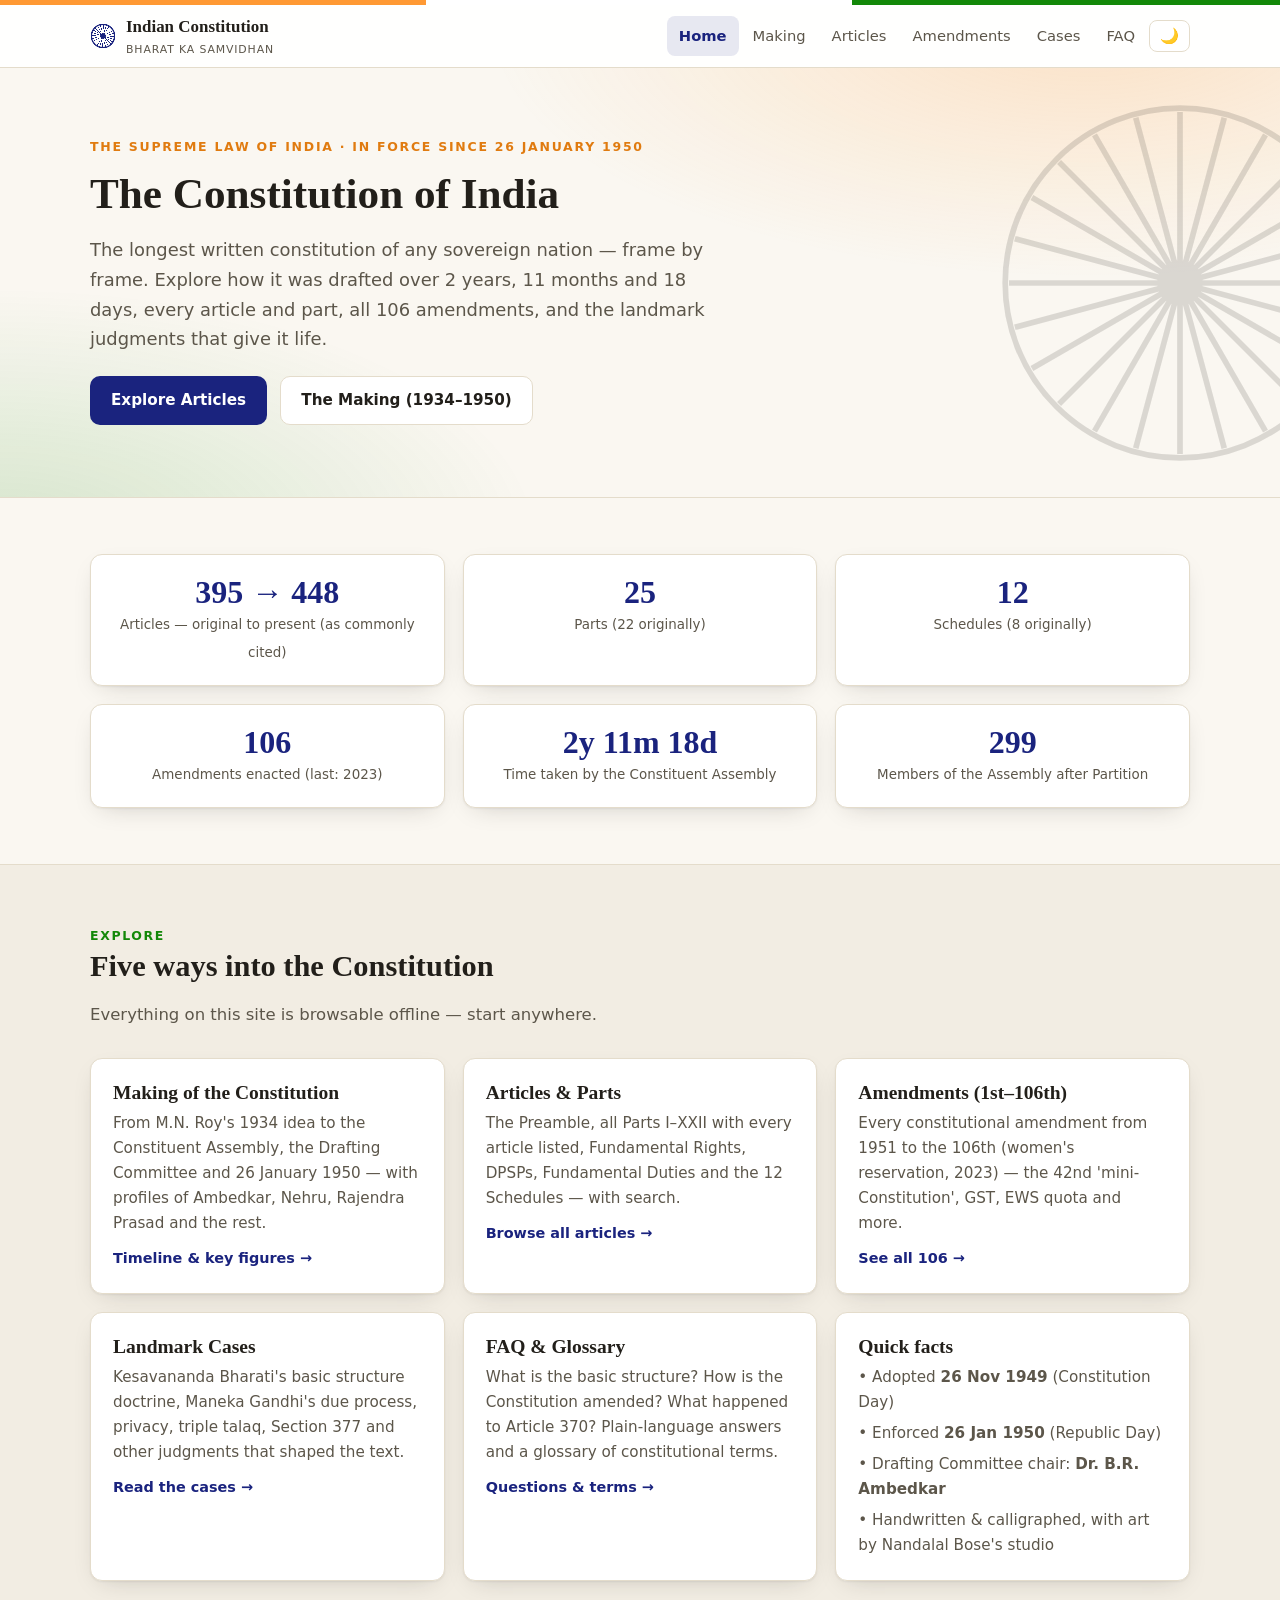
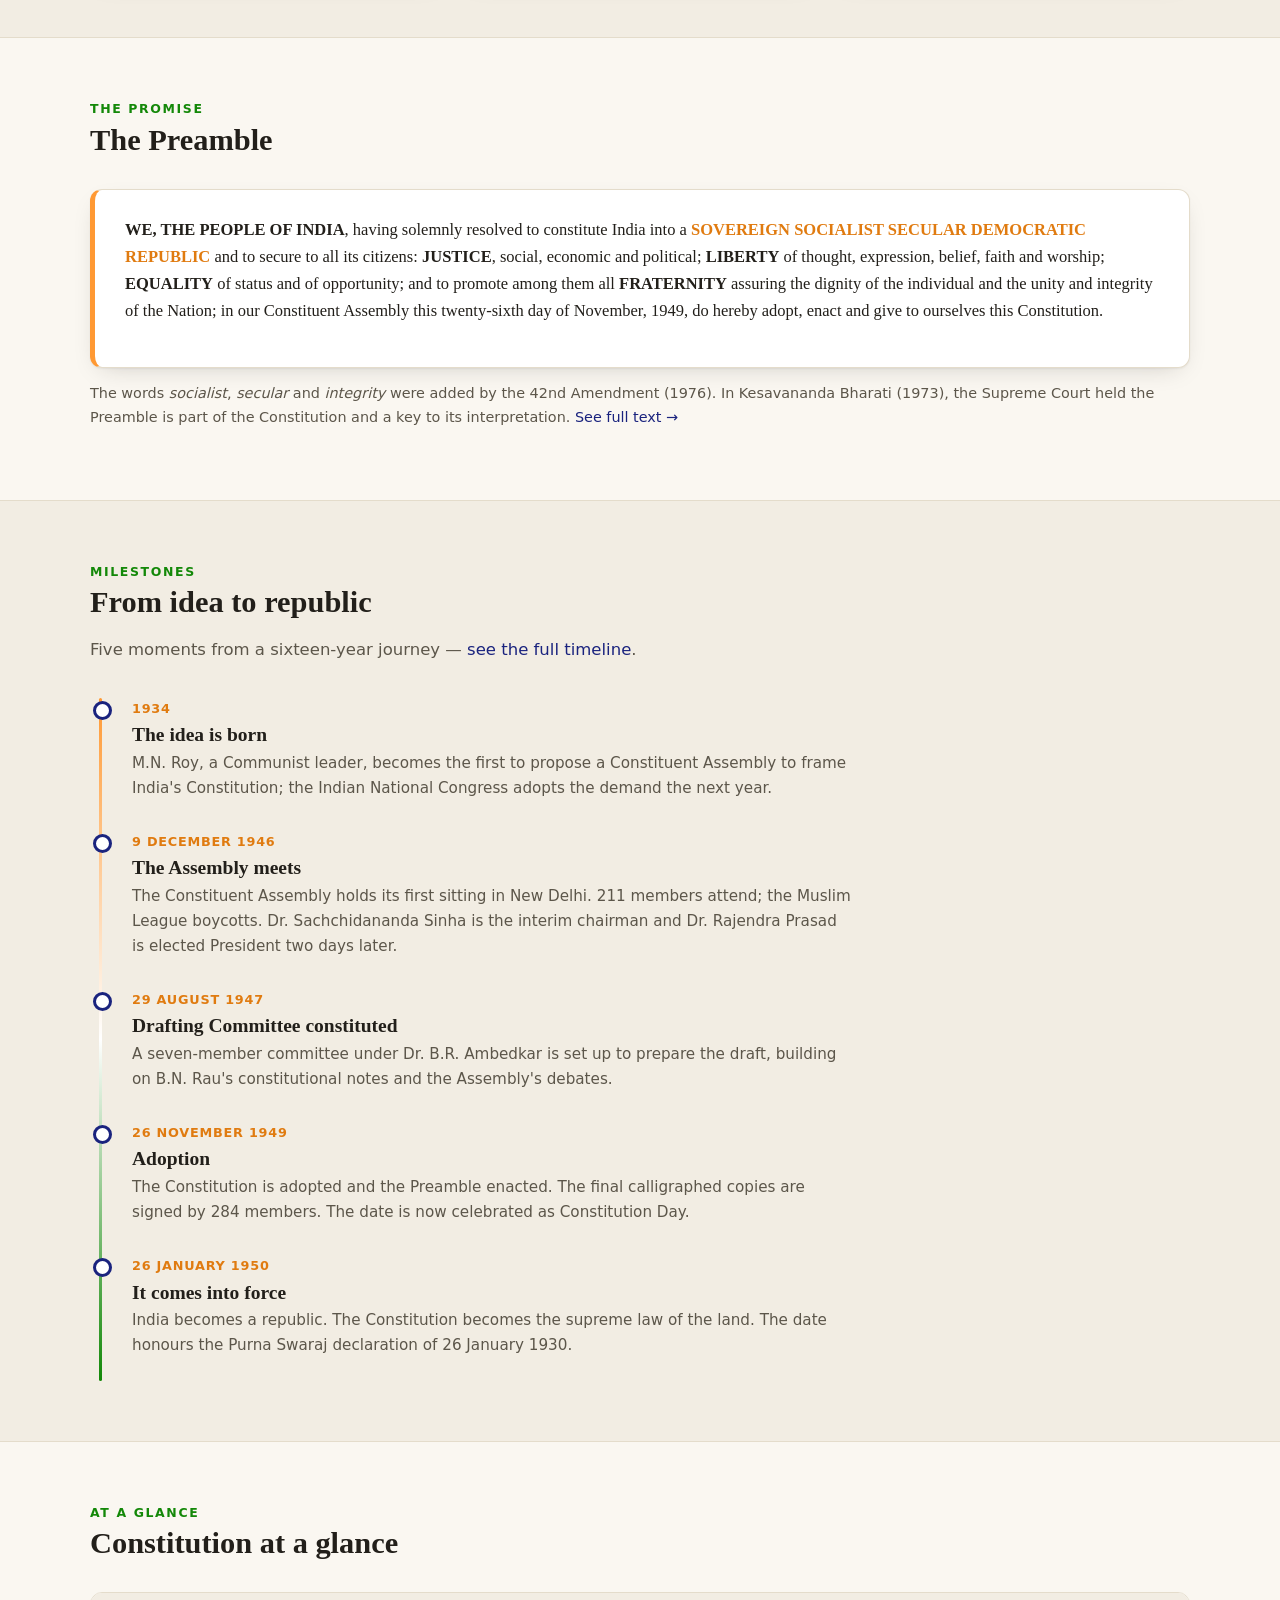
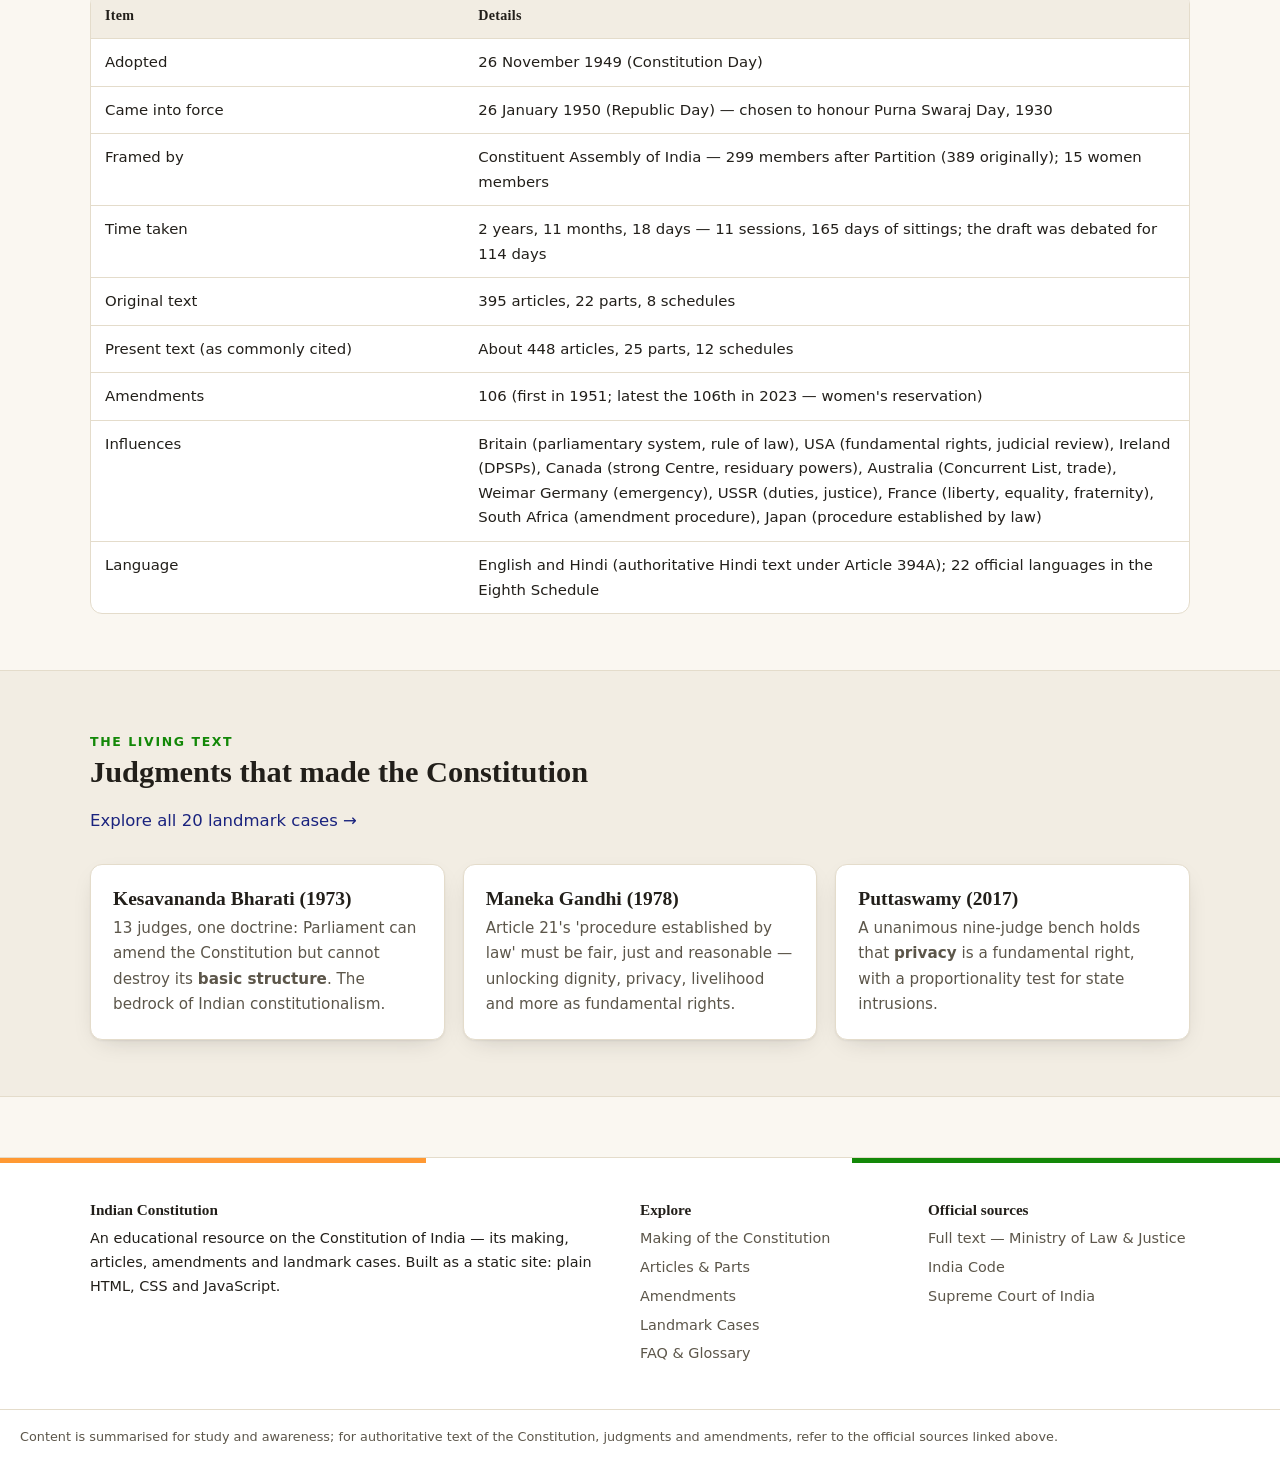
<file: index.html>
<!doctype html>
<html lang="en">
<head>
  <meta charset="utf-8">
  <meta name="viewport" content="width=device-width, initial-scale=1">
  <title>Indian Constitution — Making, Articles, Amendments & Landmark Cases</title>
  <meta name="description" content="An educational guide to the Constitution of India: how it was made, all articles and parts, every amendment, and the landmark Supreme Court cases that interpret it.">
  <link rel="stylesheet" href="css/style.css">
</head>
<body>
<div class="tricolour"></div>

<header class="site-header">
  <div class="wrap">
    <a class="brand" href="index.html">
      <span class="chakra-dot" aria-hidden="true"></span>
      <span>Indian Constitution<small>Bharat ka Samvidhan</small></span>
    </a>
    <button class="nav-toggle" aria-expanded="false" aria-label="Toggle menu">&#9776;</button>
    <nav class="nav" aria-label="Main navigation">
      <a href="index.html">Home</a>
      <a href="making.html">Making</a>
      <a href="articles.html">Articles</a>
      <a href="amendments.html">Amendments</a>
      <a href="cases.html">Cases</a>
      <a href="faq.html">FAQ</a>
      <button class="theme-btn" type="button" title="Toggle theme">&#127769;</button>
    </nav>
  </div>
</header>

<main>

  <!-- ======== HERO ======== -->
  <section class="hero">
    <svg class="hero-chakra" viewBox="0 0 100 100" fill="none" stroke="currentColor" stroke-width="1.5" aria-hidden="true">
      <circle cx="50" cy="50" r="46"/>
      <circle cx="50" cy="50" r="6" fill="currentColor" stroke="none"/>
      <line x1="50" y1="50" x2="50" y2="5" transform="rotate(0 50 50)"/>
      <line x1="50" y1="50" x2="50" y2="5" transform="rotate(15 50 50)"/>
      <line x1="50" y1="50" x2="50" y2="5" transform="rotate(30 50 50)"/>
      <line x1="50" y1="50" x2="50" y2="5" transform="rotate(45 50 50)"/>
      <line x1="50" y1="50" x2="50" y2="5" transform="rotate(60 50 50)"/>
      <line x1="50" y1="50" x2="50" y2="5" transform="rotate(75 50 50)"/>
      <line x1="50" y1="50" x2="50" y2="5" transform="rotate(90 50 50)"/>
      <line x1="50" y1="50" x2="50" y2="5" transform="rotate(105 50 50)"/>
      <line x1="50" y1="50" x2="50" y2="5" transform="rotate(120 50 50)"/>
      <line x1="50" y1="50" x2="50" y2="5" transform="rotate(135 50 50)"/>
      <line x1="50" y1="50" x2="50" y2="5" transform="rotate(150 50 50)"/>
      <line x1="50" y1="50" x2="50" y2="5" transform="rotate(165 50 50)"/>
      <line x1="50" y1="50" x2="50" y2="5" transform="rotate(180 50 50)"/>
      <line x1="50" y1="50" x2="50" y2="5" transform="rotate(195 50 50)"/>
      <line x1="50" y1="50" x2="50" y2="5" transform="rotate(210 50 50)"/>
      <line x1="50" y1="50" x2="50" y2="5" transform="rotate(225 50 50)"/>
      <line x1="50" y1="50" x2="50" y2="5" transform="rotate(240 50 50)"/>
      <line x1="50" y1="50" x2="50" y2="5" transform="rotate(255 50 50)"/>
      <line x1="50" y1="50" x2="50" y2="5" transform="rotate(270 50 50)"/>
      <line x1="50" y1="50" x2="50" y2="5" transform="rotate(285 50 50)"/>
      <line x1="50" y1="50" x2="50" y2="5" transform="rotate(300 50 50)"/>
      <line x1="50" y1="50" x2="50" y2="5" transform="rotate(315 50 50)"/>
      <line x1="50" y1="50" x2="50" y2="5" transform="rotate(330 50 50)"/>
      <line x1="50" y1="50" x2="50" y2="5" transform="rotate(345 50 50)"/>
    </svg>
    <div class="wrap">
      <div class="hero-inner">
        <span class="kicker">The supreme law of India &middot; In force since 26 January 1950</span>
        <h1>The Constitution of India</h1>
        <p class="lede">
          The longest written constitution of any sovereign nation — frame by frame. Explore how it was drafted
          over 2 years, 11 months and 18 days, every article and part, all 106 amendments, and the landmark
          judgments that give it life.
        </p>
        <p style="margin-top:22px">
          <a class="btn btn-primary" href="articles.html">Explore Articles</a>
          <a class="btn btn-ghost" href="making.html" style="margin-left:8px">The Making (1934&ndash;1950)</a>
        </p>
      </div>
    </div>
  </section>

  <!-- ======== STATS ======== -->
  <section class="section">
    <div class="wrap">
      <div class="grid cols-3">
        <div class="card stat"><span class="num">395 &rarr; 448</span><span class="lbl">Articles — original to present (as commonly cited)</span></div>
        <div class="card stat"><span class="num">25</span><span class="lbl">Parts (22 originally)</span></div>
        <div class="card stat"><span class="num">12</span><span class="lbl">Schedules (8 originally)</span></div>
        <div class="card stat"><span class="num">106</span><span class="lbl">Amendments enacted (last: 2023)</span></div>
        <div class="card stat"><span class="num">2y 11m 18d</span><span class="lbl">Time taken by the Constituent Assembly</span></div>
        <div class="card stat"><span class="num">299</span><span class="lbl">Members of the Assembly after Partition</span></div>
      </div>
    </div>
  </section>

  <!-- ======== EXPLORE ======== -->
  <section class="section alt">
    <div class="wrap">
      <div class="sec-head">
        <span class="kicker">Explore</span>
        <h2>Five ways into the Constitution</h2>
        <p>Everything on this site is browsable offline — start anywhere.</p>
      </div>
      <div class="grid cols-3">
        <div class="card">
          <h3>Making of the Constitution</h3>
          <p>From M.N. Roy's 1934 idea to the Constituent Assembly, the Drafting Committee and 26 January 1950 — with profiles of Ambedkar, Nehru, Rajendra Prasad and the rest.</p>
          <p style="margin-top:10px"><a class="card-link" href="making.html">Timeline &amp; key figures &rarr;</a></p>
        </div>
        <div class="card">
          <h3>Articles &amp; Parts</h3>
          <p>The Preamble, all Parts I&ndash;XXII with every article listed, Fundamental Rights, DPSPs, Fundamental Duties and the 12 Schedules — with search.</p>
          <p style="margin-top:10px"><a class="card-link" href="articles.html">Browse all articles &rarr;</a></p>
        </div>
        <div class="card">
          <h3>Amendments (1st&ndash;106th)</h3>
          <p>Every constitutional amendment from 1951 to the 106th (women's reservation, 2023) — the 42nd 'mini-Constitution', GST, EWS quota and more.</p>
          <p style="margin-top:10px"><a class="card-link" href="amendments.html">See all 106 &rarr;</a></p>
        </div>
        <div class="card">
          <h3>Landmark Cases</h3>
          <p>Kesavananda Bharati's basic structure doctrine, Maneka Gandhi's due process, privacy, triple talaq, Section 377 and other judgments that shaped the text.</p>
          <p style="margin-top:10px"><a class="card-link" href="cases.html">Read the cases &rarr;</a></p>
        </div>
        <div class="card">
          <h3>FAQ &amp; Glossary</h3>
          <p>What is the basic structure? How is the Constitution amended? What happened to Article 370? Plain-language answers and a glossary of constitutional terms.</p>
          <p style="margin-top:10px"><a class="card-link" href="faq.html">Questions &amp; terms &rarr;</a></p>
        </div>
        <div class="card" style="display:flex;flex-direction:column;justify-content:center">
          <h3>Quick facts</h3>
          <p style="margin-bottom:6px">&bull; Adopted <b>26 Nov 1949</b> (Constitution Day)</p>
          <p style="margin-bottom:6px">&bull; Enforced <b>26 Jan 1950</b> (Republic Day)</p>
          <p style="margin-bottom:6px">&bull; Drafting Committee chair: <b>Dr. B.R. Ambedkar</b></p>
          <p style="margin-bottom:0">&bull; Handwritten &amp; calligraphed, with art by Nandalal Bose's studio</p>
        </div>
      </div>
    </div>
  </section>

  <!-- ======== PREAMBLE ======== -->
  <section class="section">
    <div class="wrap">
      <div class="sec-head">
        <span class="kicker">The Promise</span>
        <h2>The Preamble</h2>
      </div>
      <div class="preamble">
        <p>
          <b>WE, THE PEOPLE OF INDIA</b>, having solemnly resolved to constitute India into a
          <span class="em">SOVEREIGN SOCIALIST SECULAR DEMOCRATIC REPUBLIC</span> and to secure to all its citizens:
          <b>JUSTICE</b>, social, economic and political; <b>LIBERTY</b> of thought, expression, belief, faith and worship;
          <b>EQUALITY</b> of status and of opportunity; and to promote among them all <b>FRATERNITY</b> assuring the
          dignity of the individual and the unity and integrity of the Nation; in our Constituent Assembly this
          twenty-sixth day of November, 1949, do hereby adopt, enact and give to ourselves this Constitution.
        </p>
      </div>
      <p style="margin-top:14px;color:var(--ink-soft);font-size:.9rem">
        The words <i>socialist</i>, <i>secular</i> and <i>integrity</i> were added by the 42nd Amendment (1976).
        In Kesavananda Bharati (1973), the Supreme Court held the Preamble is part of the Constitution and a key to its interpretation.
        <a href="articles.html#preamble-card">See full text &rarr;</a>
      </p>
    </div>
  </section>

  <!-- ======== TIMELINE TEASER ======== -->
  <section class="section alt">
    <div class="wrap">
      <div class="sec-head">
        <span class="kicker">Milestones</span>
        <h2>From idea to republic</h2>
        <p>Five moments from a sixteen-year journey — <a href="making.html">see the full timeline</a>.</p>
      </div>
      <div class="timeline">
        <div class="tl-item">
          <span class="tl-date">1934</span>
          <h3>The idea is born</h3>
          <p>M.N. Roy, a Communist leader, becomes the first to propose a Constituent Assembly to frame India's Constitution; the Indian National Congress adopts the demand the next year.</p>
        </div>
        <div class="tl-item">
          <span class="tl-date">9 December 1946</span>
          <h3>The Assembly meets</h3>
          <p>The Constituent Assembly holds its first sitting in New Delhi. 211 members attend; the Muslim League boycotts. Dr. Sachchidananda Sinha is the interim chairman and Dr. Rajendra Prasad is elected President two days later.</p>
        </div>
        <div class="tl-item">
          <span class="tl-date">29 August 1947</span>
          <h3>Drafting Committee constituted</h3>
          <p>A seven-member committee under Dr. B.R. Ambedkar is set up to prepare the draft, building on B.N. Rau's constitutional notes and the Assembly's debates.</p>
        </div>
        <div class="tl-item">
          <span class="tl-date">26 November 1949</span>
          <h3>Adoption</h3>
          <p>The Constitution is adopted and the Preamble enacted. The final calligraphed copies are signed by 284 members. The date is now celebrated as Constitution Day.</p>
        </div>
        <div class="tl-item">
          <span class="tl-date">26 January 1950</span>
          <h3>It comes into force</h3>
          <p>India becomes a republic. The Constitution becomes the supreme law of the land. The date honours the Purna Swaraj declaration of 26 January 1930.</p>
        </div>
      </div>
    </div>
  </section>

  <!-- ======== GLANCE TABLE ======== -->
  <section class="section">
    <div class="wrap">
      <div class="sec-head">
        <span class="kicker">At a glance</span>
        <h2>Constitution at a glance</h2>
      </div>
      <div class="table-wrap">
        <table>
          <thead><tr><th style="width:34%">Item</th><th>Details</th></tr></thead>
          <tbody>
            <tr><td>Adopted</td><td>26 November 1949 (Constitution Day)</td></tr>
            <tr><td>Came into force</td><td>26 January 1950 (Republic Day) — chosen to honour Purna Swaraj Day, 1930</td></tr>
            <tr><td>Framed by</td><td>Constituent Assembly of India — 299 members after Partition (389 originally); 15 women members</td></tr>
            <tr><td>Time taken</td><td>2 years, 11 months, 18 days — 11 sessions, 165 days of sittings; the draft was debated for 114 days</td></tr>
            <tr><td>Original text</td><td>395 articles, 22 parts, 8 schedules</td></tr>
            <tr><td>Present text (as commonly cited)</td><td>About 448 articles, 25 parts, 12 schedules</td></tr>
            <tr><td>Amendments</td><td>106 (first in 1951; latest the 106th in 2023 — women's reservation)</td></tr>
            <tr><td>Influences</td><td>Britain (parliamentary system, rule of law), USA (fundamental rights, judicial review), Ireland (DPSPs), Canada (strong Centre, residuary powers), Australia (Concurrent List, trade), Weimar Germany (emergency), USSR (duties, justice), France (liberty, equality, fraternity), South Africa (amendment procedure), Japan (procedure established by law)</td></tr>
            <tr><td>Language</td><td>English and Hindi (authoritative Hindi text under Article 394A); 22 official languages in the Eighth Schedule</td></tr>
          </tbody>
        </table>
      </div>
    </div>
  </section>

  <!-- ======== CASES TEASER ======== -->
  <section class="section alt">
    <div class="wrap">
      <div class="sec-head">
        <span class="kicker">The living text</span>
        <h2>Judgments that made the Constitution</h2>
        <p><a href="cases.html">Explore all 20 landmark cases &rarr;</a></p>
      </div>
      <div class="grid cols-3">
        <div class="card">
          <h3>Kesavananda Bharati (1973)</h3>
          <p>13 judges, one doctrine: Parliament can amend the Constitution but cannot destroy its <b>basic structure</b>. The bedrock of Indian constitutionalism.</p>
        </div>
        <div class="card">
          <h3>Maneka Gandhi (1978)</h3>
          <p>Article 21's 'procedure established by law' must be fair, just and reasonable — unlocking dignity, privacy, livelihood and more as fundamental rights.</p>
        </div>
        <div class="card">
          <h3>Puttaswamy (2017)</h3>
          <p>A unanimous nine-judge bench holds that <b>privacy</b> is a fundamental right, with a proportionality test for state intrusions.</p>
        </div>
      </div>
    </div>
  </section>

</main>

<footer class="site-footer">
  <div class="tricolour"></div>
  <div class="wrap foot-grid">
    <div>
      <h4>Indian Constitution</h4>
      <p>An educational resource on the Constitution of India — its making, articles, amendments and landmark cases. Built as a static site: plain HTML, CSS and JavaScript.</p>
    </div>
    <div>
      <h4>Explore</h4>
      <ul>
        <li><a href="making.html">Making of the Constitution</a></li>
        <li><a href="articles.html">Articles &amp; Parts</a></li>
        <li><a href="amendments.html">Amendments</a></li>
        <li><a href="cases.html">Landmark Cases</a></li>
        <li><a href="faq.html">FAQ &amp; Glossary</a></li>
      </ul>
    </div>
    <div>
      <h4>Official sources</h4>
      <ul>
        <li><a href="https://legislative.gov.in/constitution-of-india/" target="_blank" rel="noopener">Full text — Ministry of Law &amp; Justice</a></li>
        <li><a href="https://www.indiacode.nic.in/" target="_blank" rel="noopener">India Code</a></li>
        <li><a href="https://main.sci.gov.in/" target="_blank" rel="noopener">Supreme Court of India</a></li>
      </ul>
    </div>
  </div>
  <div class="fineprint">
    Content is summarised for study and awareness; for authoritative text of the Constitution, judgments and amendments, refer to the official sources linked above.
  </div>
</footer>

<button class="to-top" type="button" aria-label="Back to top">&#8593;</button>
<script src="js/site.js"></script>
</body>
</html>
</file>
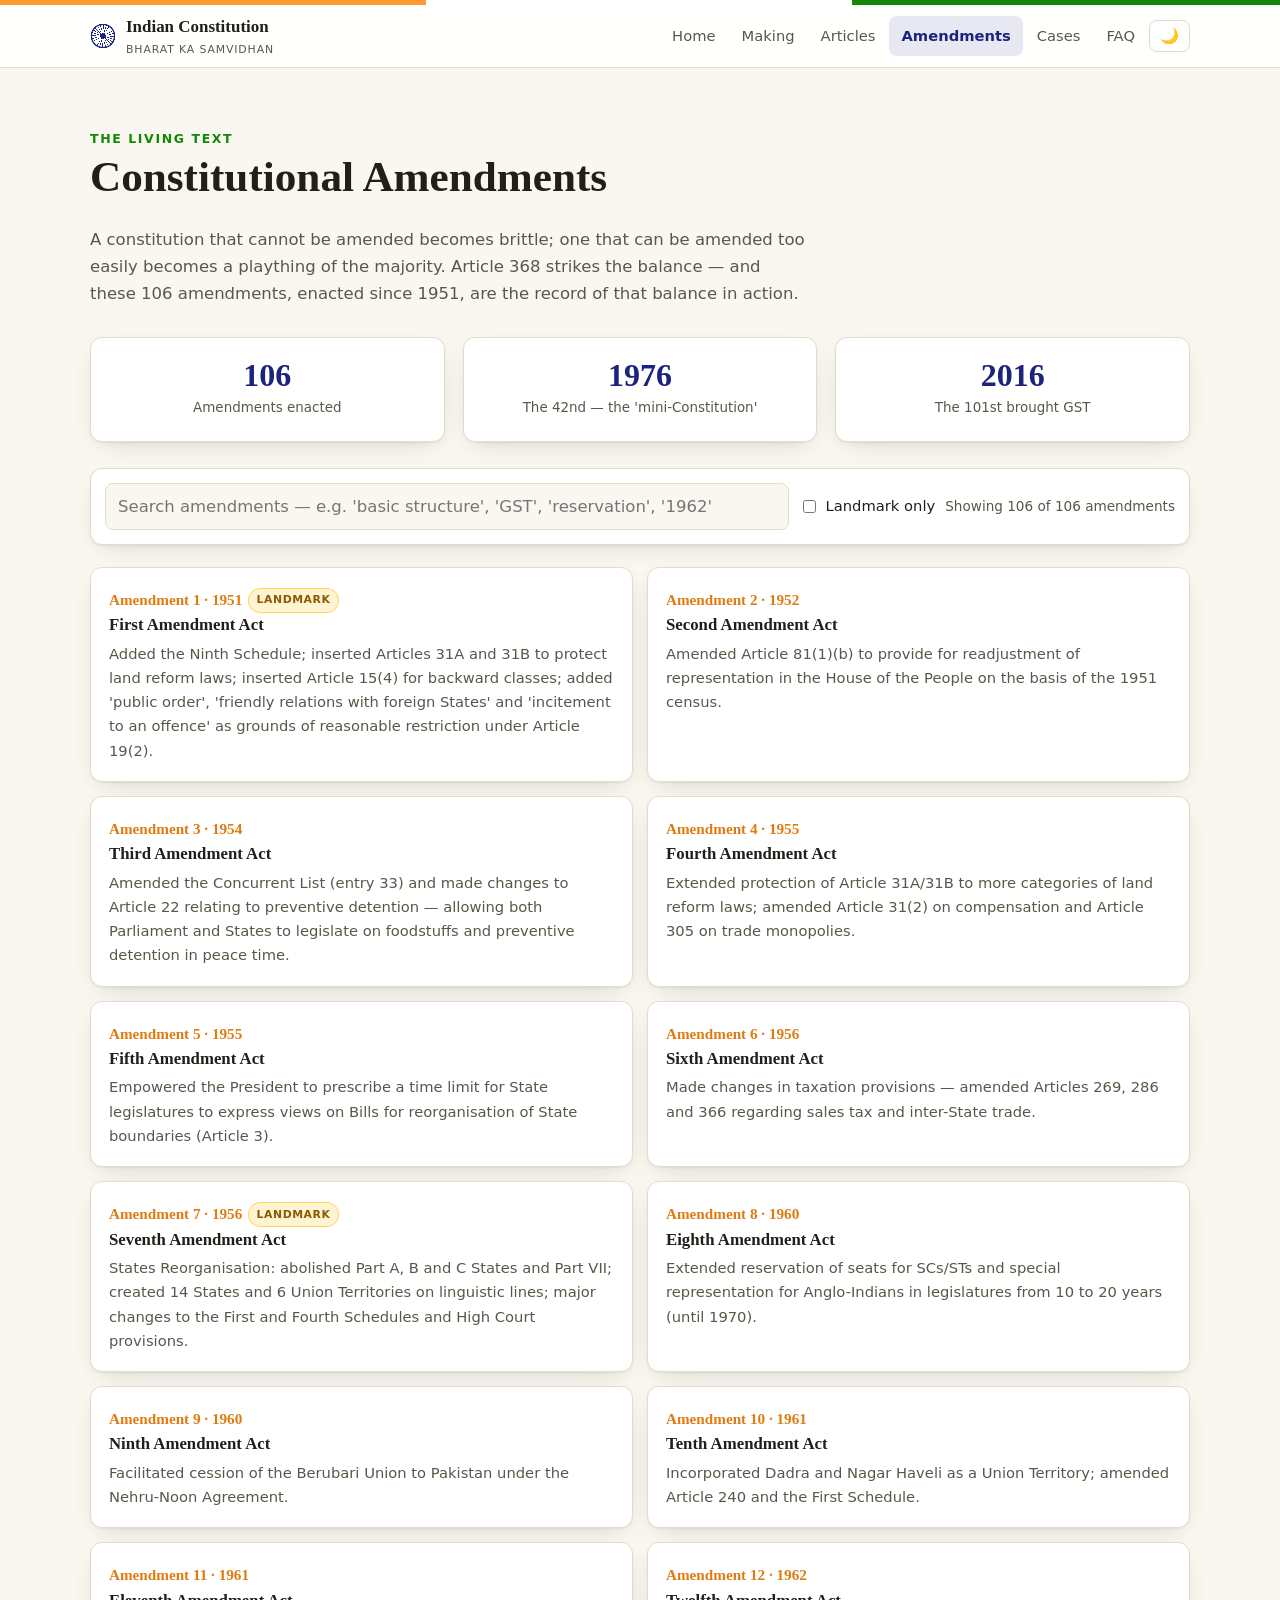
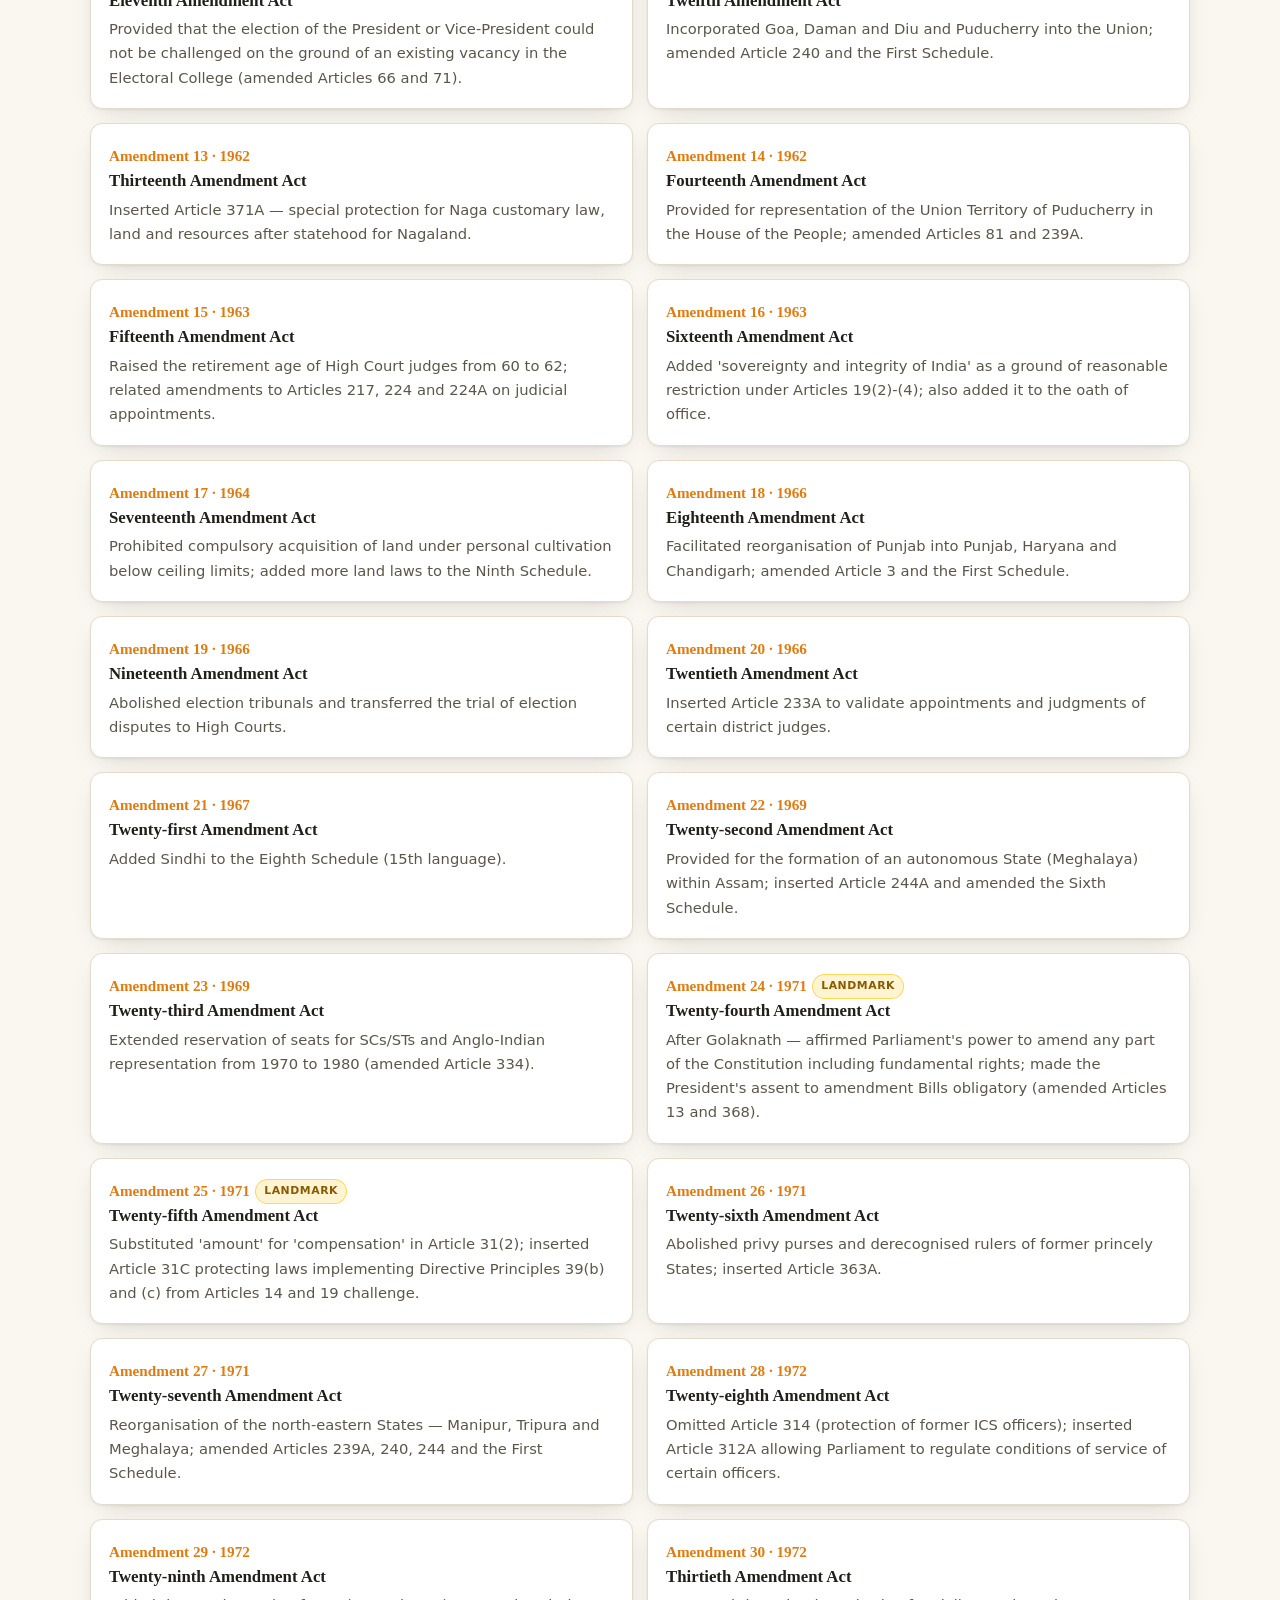
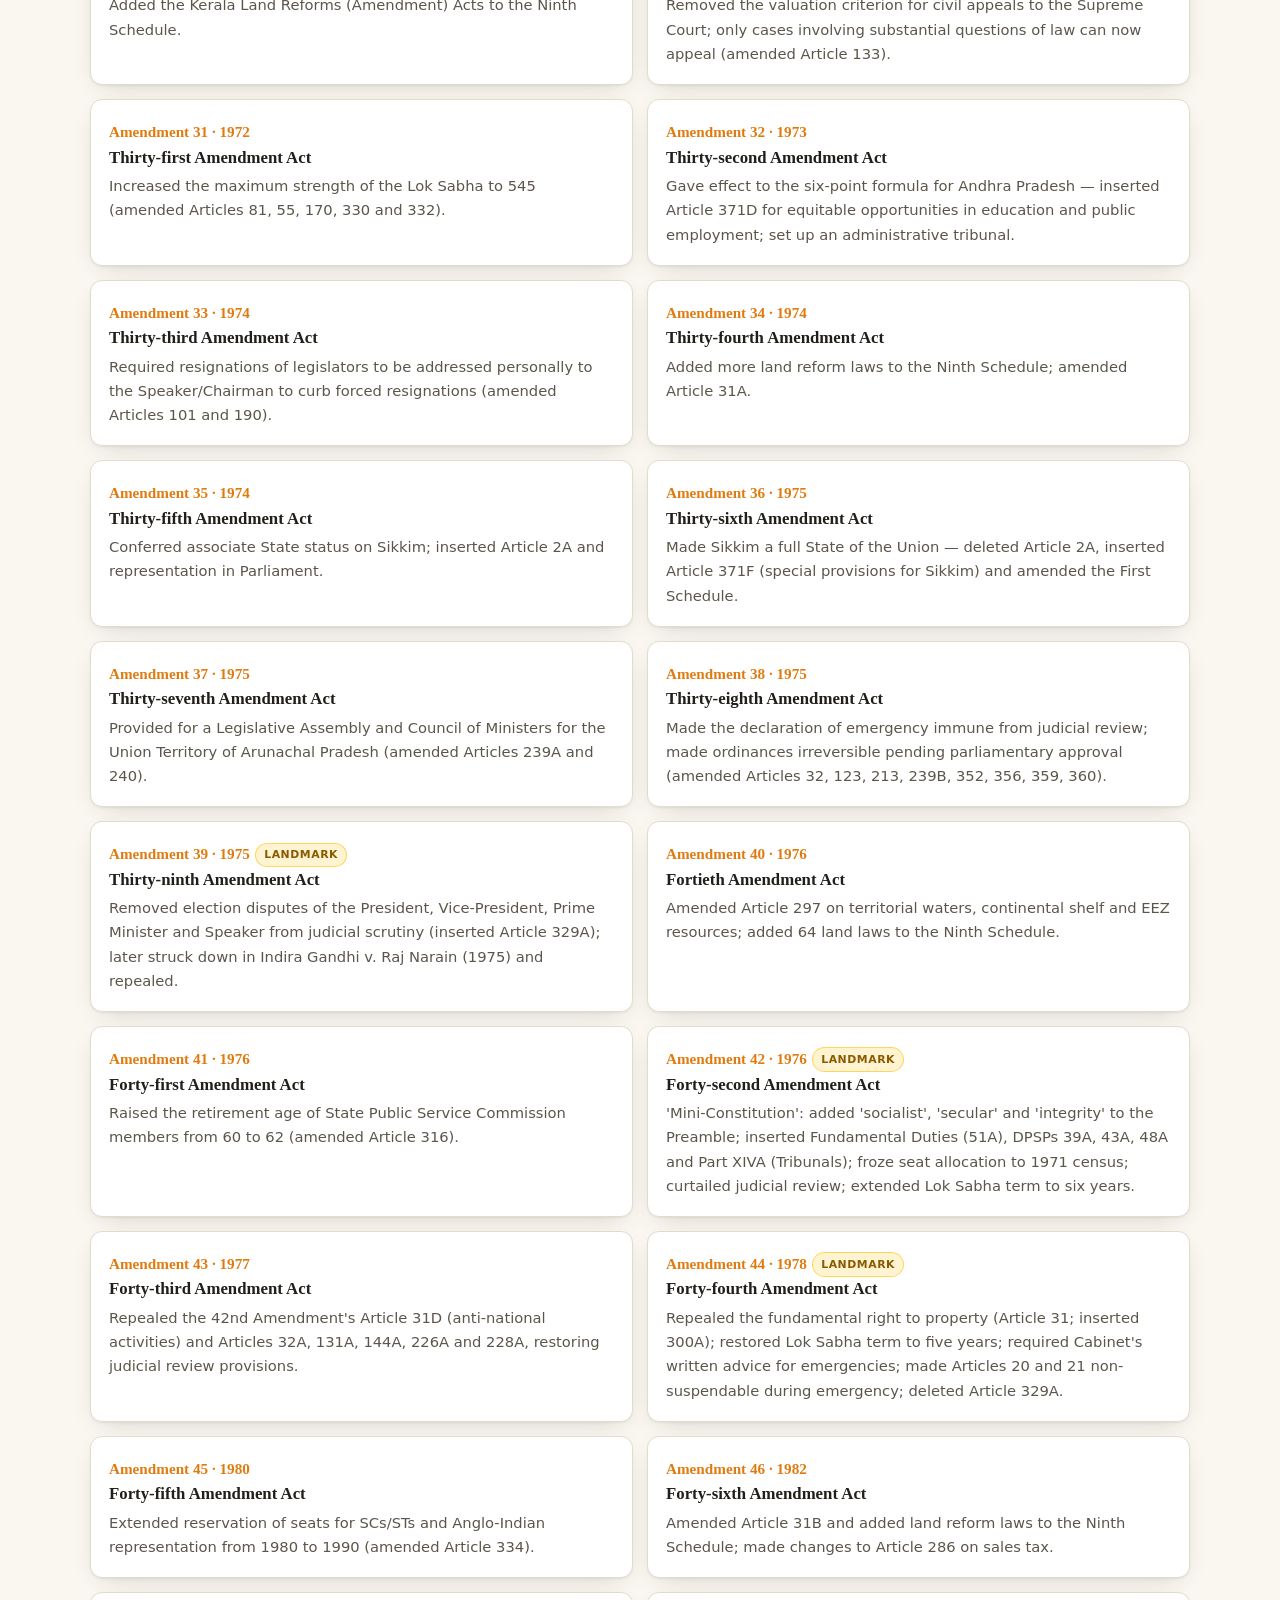
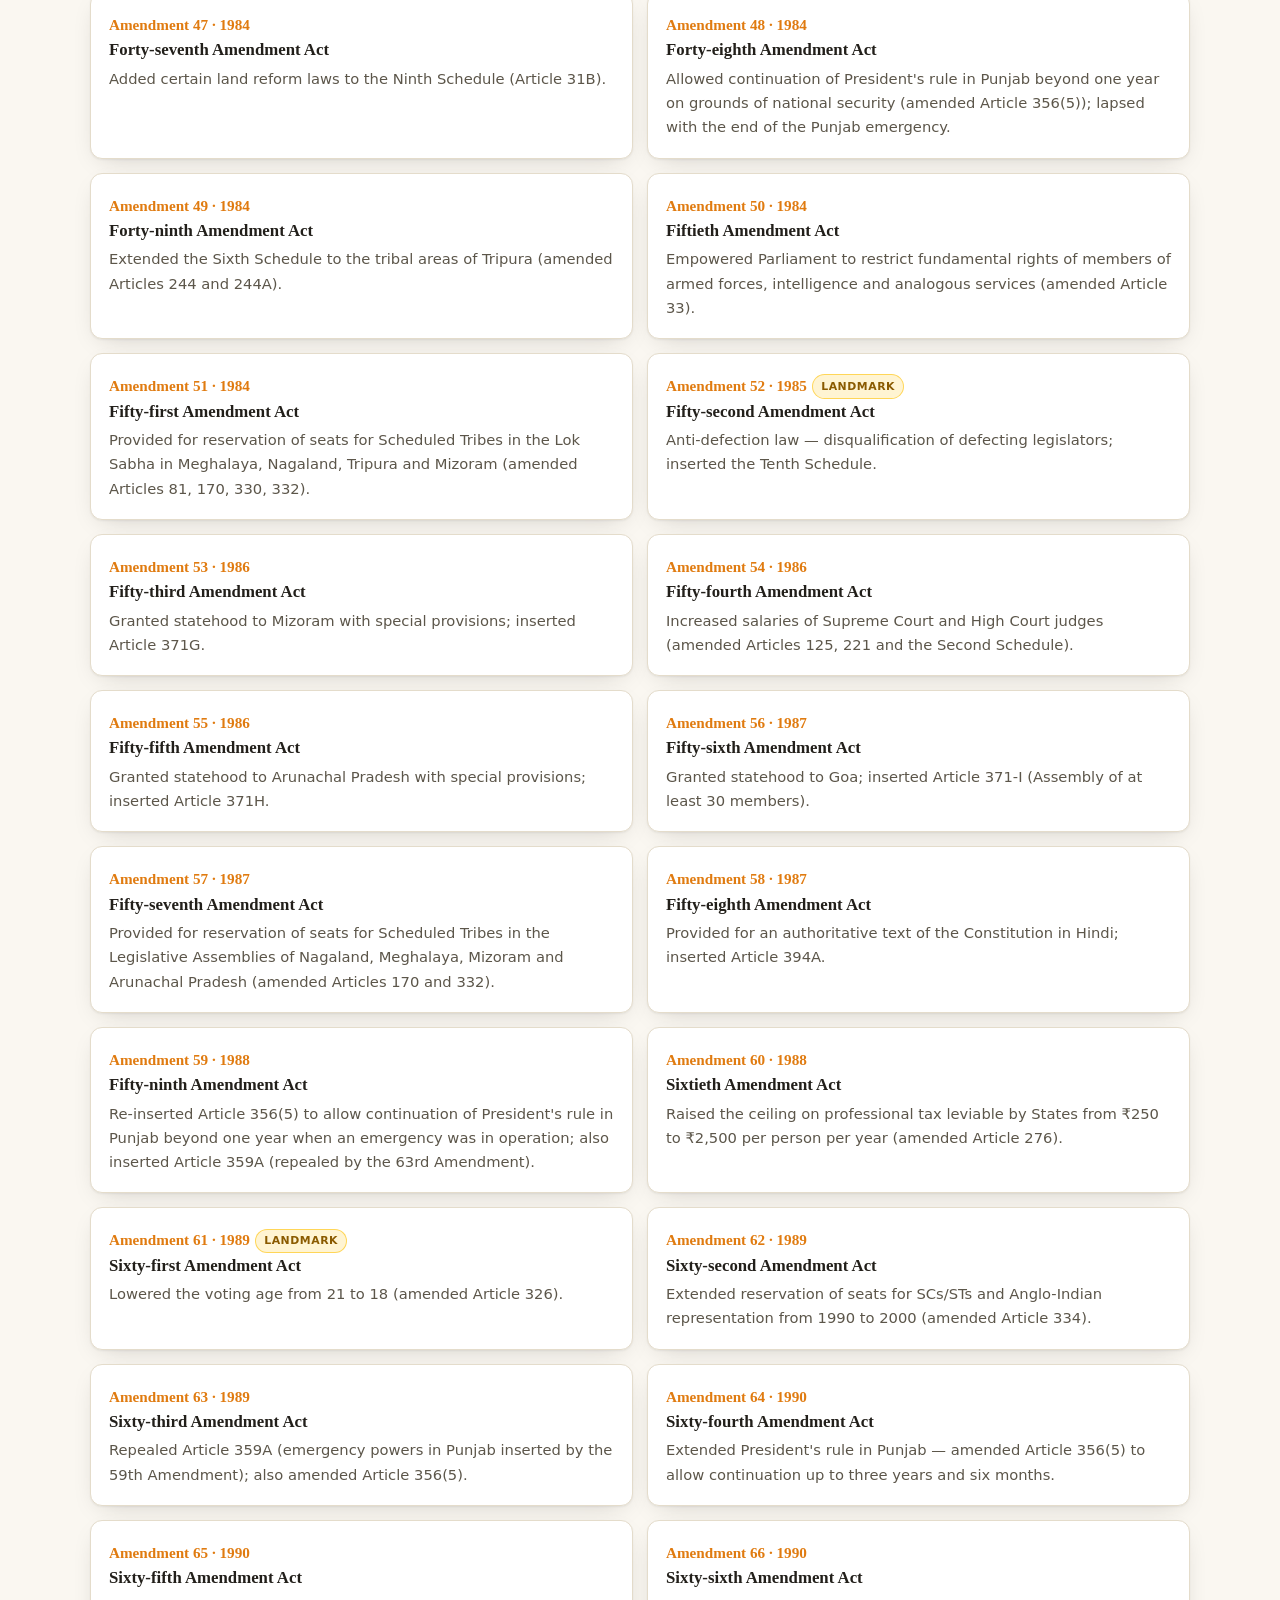
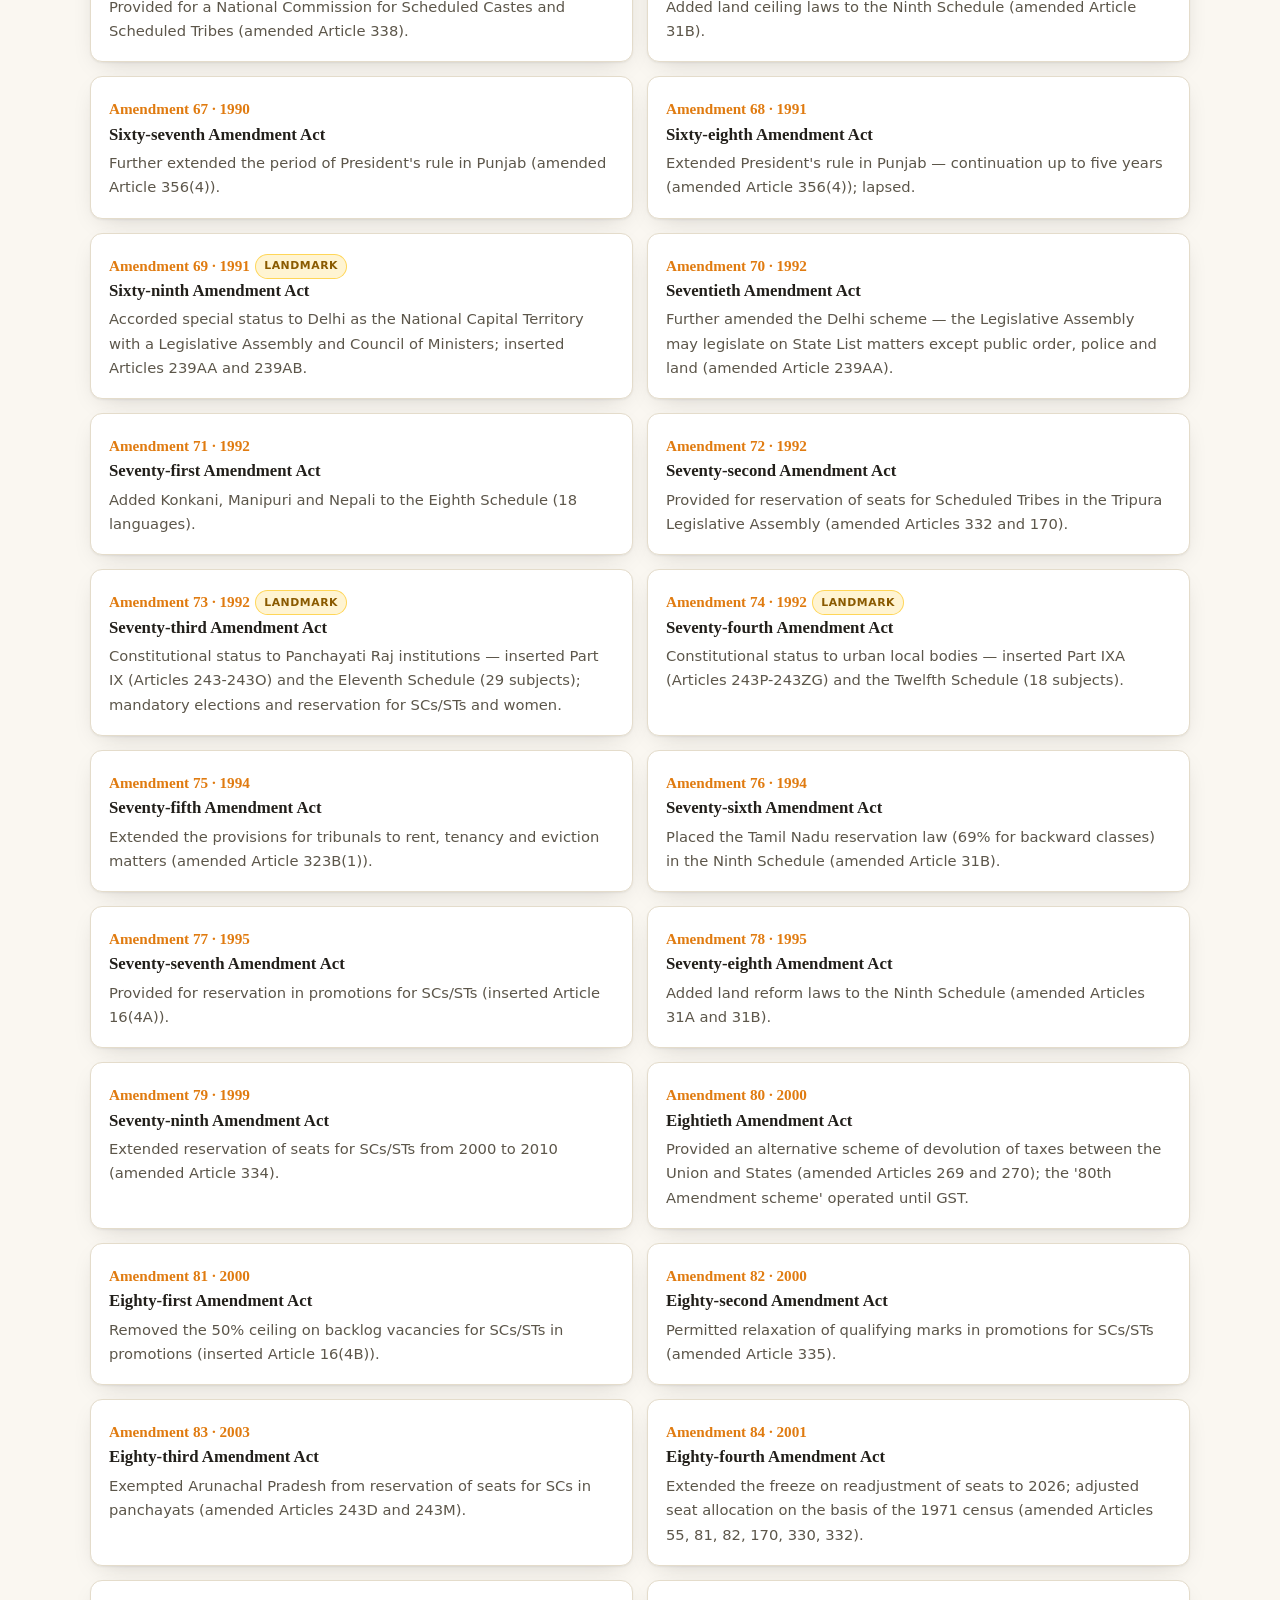
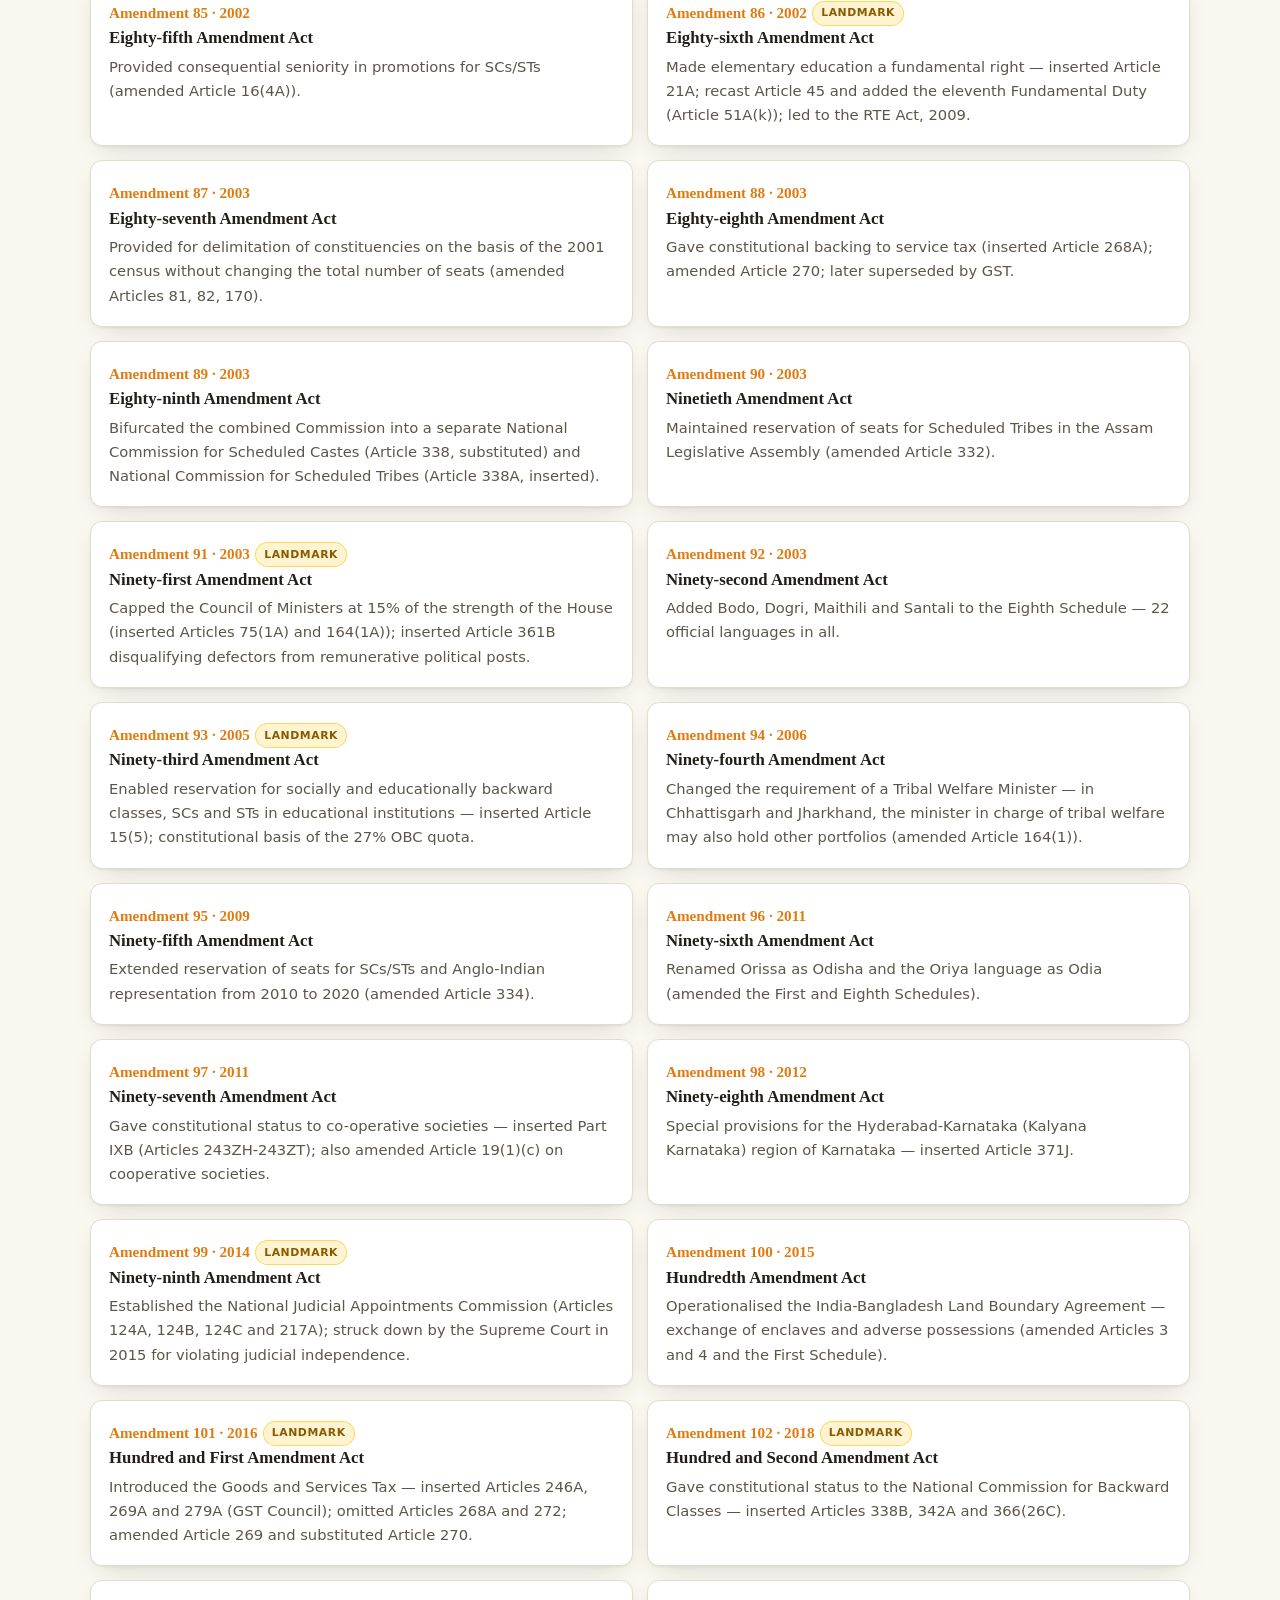
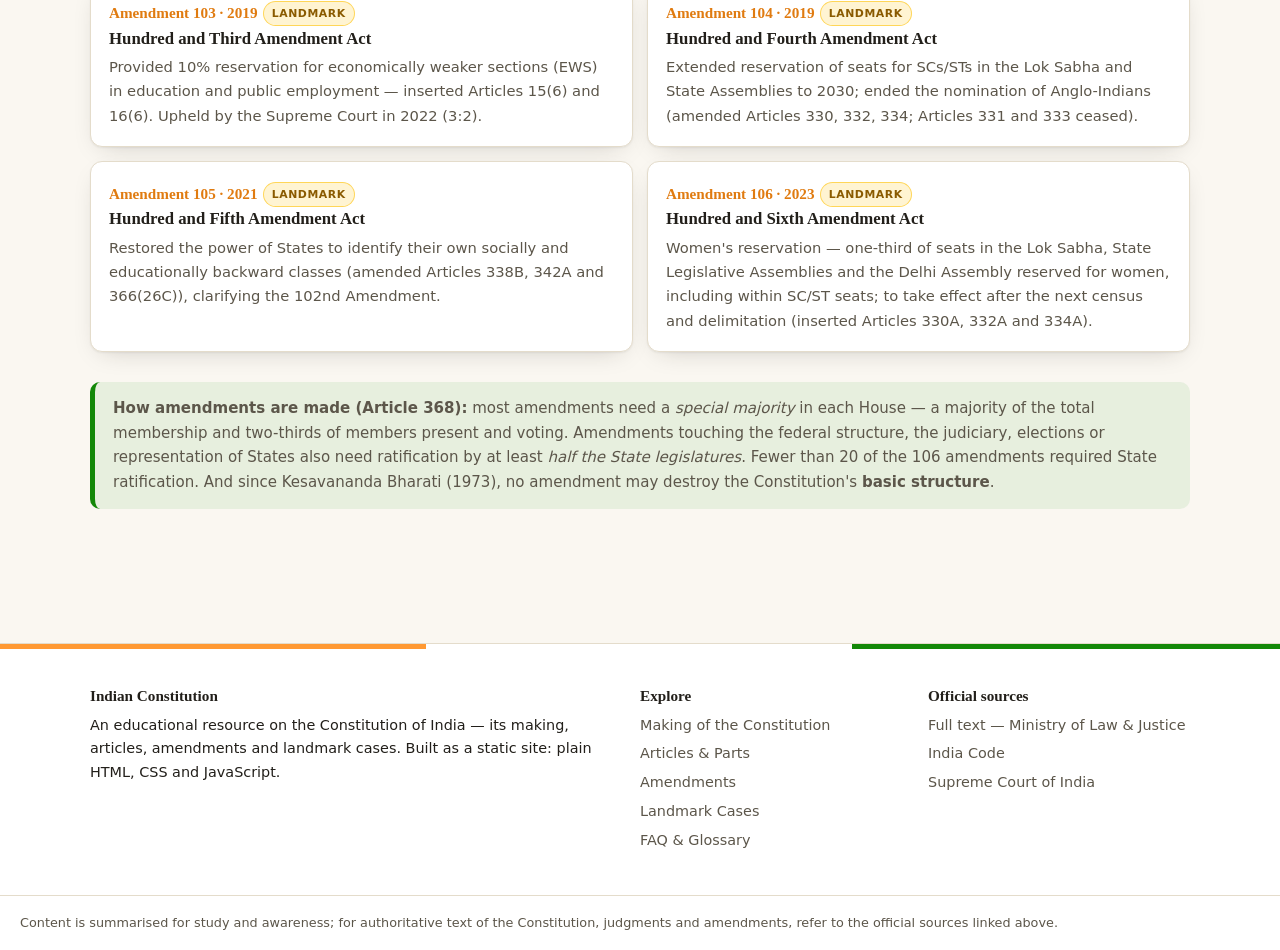
<file: amendments.html>
<!doctype html>
<html lang="en">
<head>
  <meta charset="utf-8">
  <meta name="viewport" content="width=device-width, initial-scale=1">
  <title>Constitutional Amendments 1st&ndash;106th — The Constitution of India</title>
  <meta name="description" content="All 106 amendments to the Constitution of India, from the First Amendment (1951) to the 106th (women's reservation, 2023) — searchable, with landmark amendments flagged.">
  <link rel="stylesheet" href="css/style.css">
</head>
<body>
<div class="tricolour"></div>

<header class="site-header">
  <div class="wrap">
    <a class="brand" href="index.html">
      <span class="chakra-dot" aria-hidden="true"></span>
      <span>Indian Constitution<small>Bharat ka Samvidhan</small></span>
    </a>
    <button class="nav-toggle" aria-expanded="false" aria-label="Toggle menu">&#9776;</button>
    <nav class="nav" aria-label="Main navigation">
      <a href="index.html">Home</a>
      <a href="making.html">Making</a>
      <a href="articles.html">Articles</a>
      <a href="amendments.html">Amendments</a>
      <a href="cases.html">Cases</a>
      <a href="faq.html">FAQ</a>
      <button class="theme-btn" type="button" title="Toggle theme">&#127769;</button>
    </nav>
  </div>
</header>

<main>
  <section class="section">
    <div class="wrap">

      <div class="sec-head">
        <span class="kicker">The Living Text</span>
        <h1>Constitutional Amendments</h1>
        <p>
          A constitution that cannot be amended becomes brittle; one that can be amended too easily becomes a
          plaything of the majority. Article 368 strikes the balance — and these 106 amendments, enacted since 1951,
          are the record of that balance in action.
        </p>
      </div>

      <div class="grid cols-3" style="margin-bottom:26px">
        <div class="card stat"><span class="num">106</span><span class="lbl">Amendments enacted</span></div>
        <div class="card stat"><span class="num">1976</span><span class="lbl">The 42nd — the 'mini-Constitution'</span></div>
        <div class="card stat"><span class="num">2016</span><span class="lbl">The 101st brought GST</span></div>
      </div>

      <div class="toolbar">
        <input type="search" id="amend-search" placeholder="Search amendments — e.g. 'basic structure', 'GST', 'reservation', '1962'">
        <label style="display:flex;align-items:center;gap:7px;font-size:.92rem;white-space:nowrap">
          <input type="checkbox" id="amend-landmark"> Landmark only
        </label>
        <span class="count" id="amend-count"></span>
      </div>

      <div class="amend-grid" id="amend-grid"></div>

      <div class="callout" style="margin-top:30px">
        <b>How amendments are made (Article 368):</b> most amendments need a <i>special majority</i> in each House —
        a majority of the total membership and two-thirds of members present and voting. Amendments touching the
        federal structure, the judiciary, elections or representation of States also need ratification by at least
        <i>half the State legislatures</i>. Fewer than 20 of the 106 amendments required State ratification.
        And since Kesavananda Bharati (1973), no amendment may destroy the Constitution's <b>basic structure</b>.
      </div>

    </div>
  </section>
</main>

<footer class="site-footer">
  <div class="tricolour"></div>
  <div class="wrap foot-grid">
    <div>
      <h4>Indian Constitution</h4>
      <p>An educational resource on the Constitution of India — its making, articles, amendments and landmark cases. Built as a static site: plain HTML, CSS and JavaScript.</p>
    </div>
    <div>
      <h4>Explore</h4>
      <ul>
        <li><a href="making.html">Making of the Constitution</a></li>
        <li><a href="articles.html">Articles &amp; Parts</a></li>
        <li><a href="amendments.html">Amendments</a></li>
        <li><a href="cases.html">Landmark Cases</a></li>
        <li><a href="faq.html">FAQ &amp; Glossary</a></li>
      </ul>
    </div>
    <div>
      <h4>Official sources</h4>
      <ul>
        <li><a href="https://legislative.gov.in/constitution-of-india/" target="_blank" rel="noopener">Full text — Ministry of Law &amp; Justice</a></li>
        <li><a href="https://www.indiacode.nic.in/" target="_blank" rel="noopener">India Code</a></li>
        <li><a href="https://main.sci.gov.in/" target="_blank" rel="noopener">Supreme Court of India</a></li>
      </ul>
    </div>
  </div>
  <div class="fineprint">
    Content is summarised for study and awareness; for authoritative text of the Constitution, judgments and amendments, refer to the official sources linked above.
  </div>
</footer>

<button class="to-top" type="button" aria-label="Back to top">&#8593;</button>

<script src="js/data/amendments-data.js"></script>
<script src="js/site.js"></script>
<script src="js/amendments.js"></script>
</body>
</html>
</file>
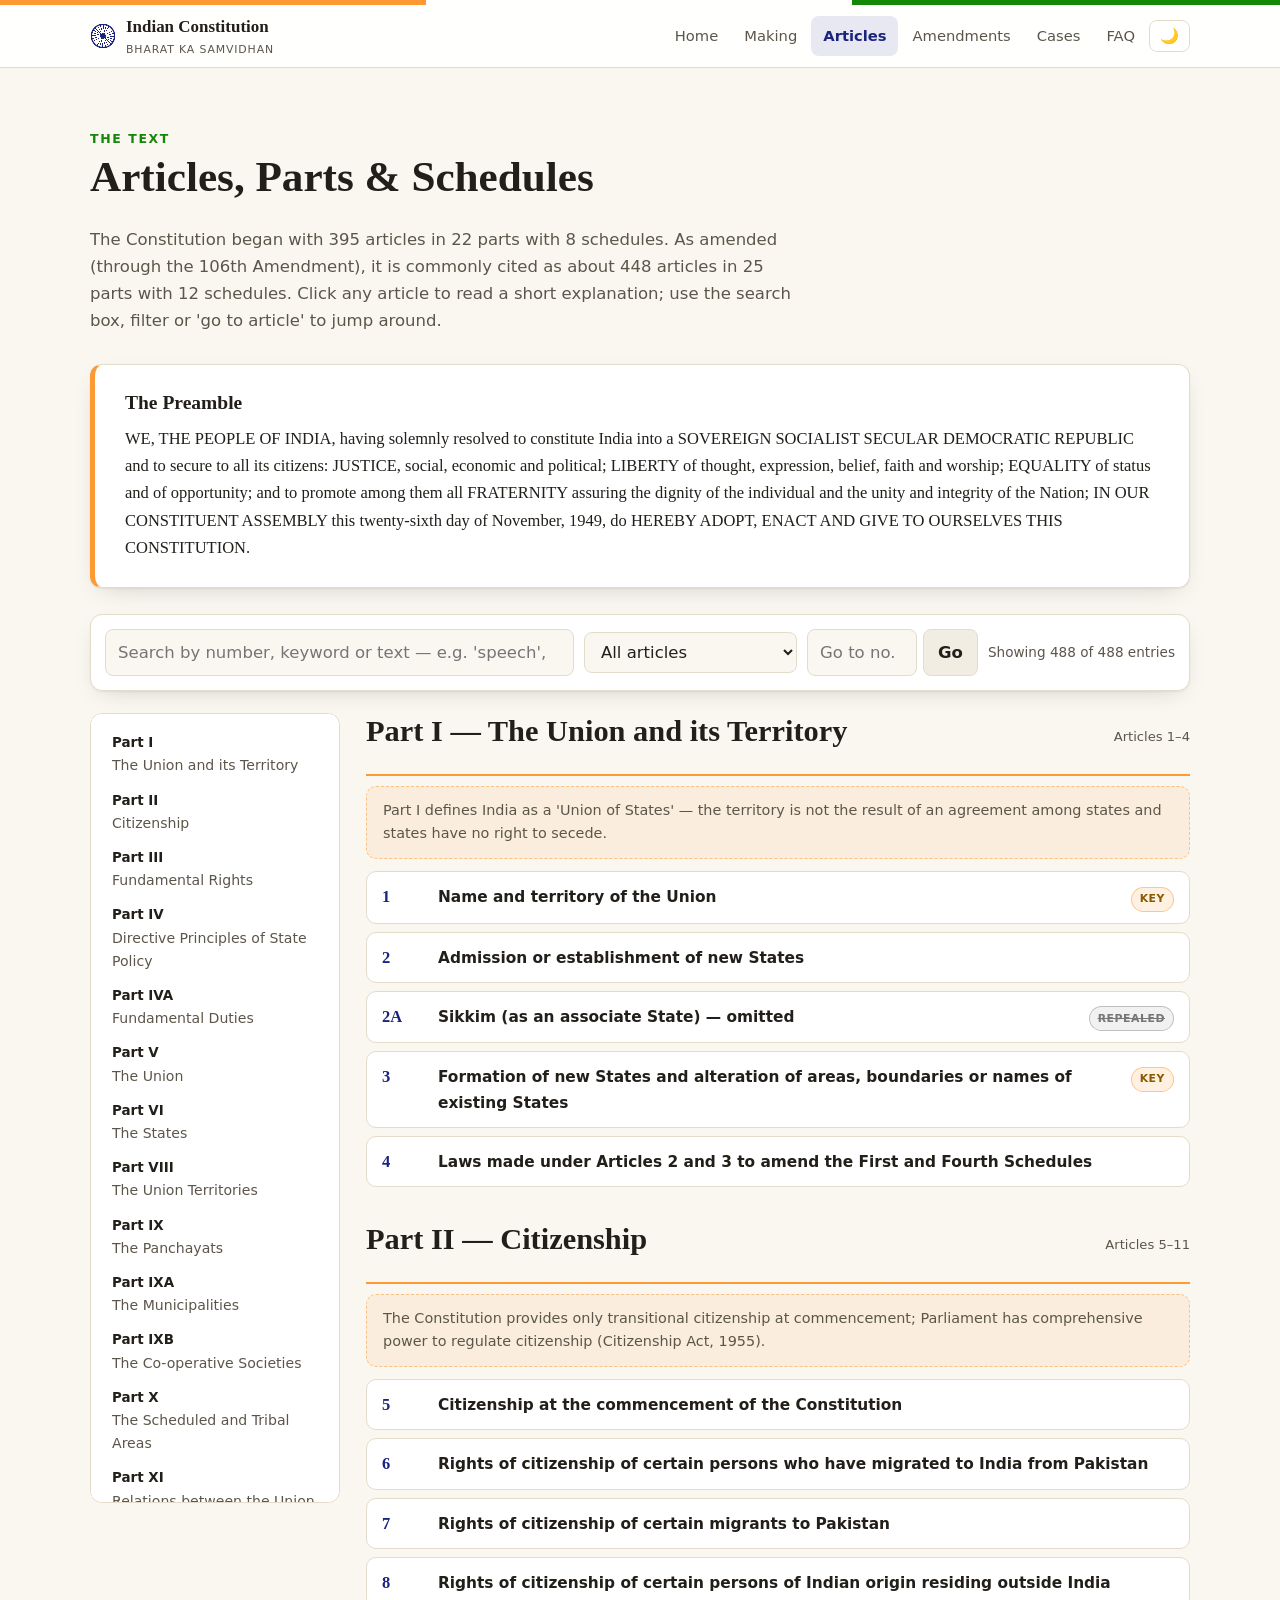
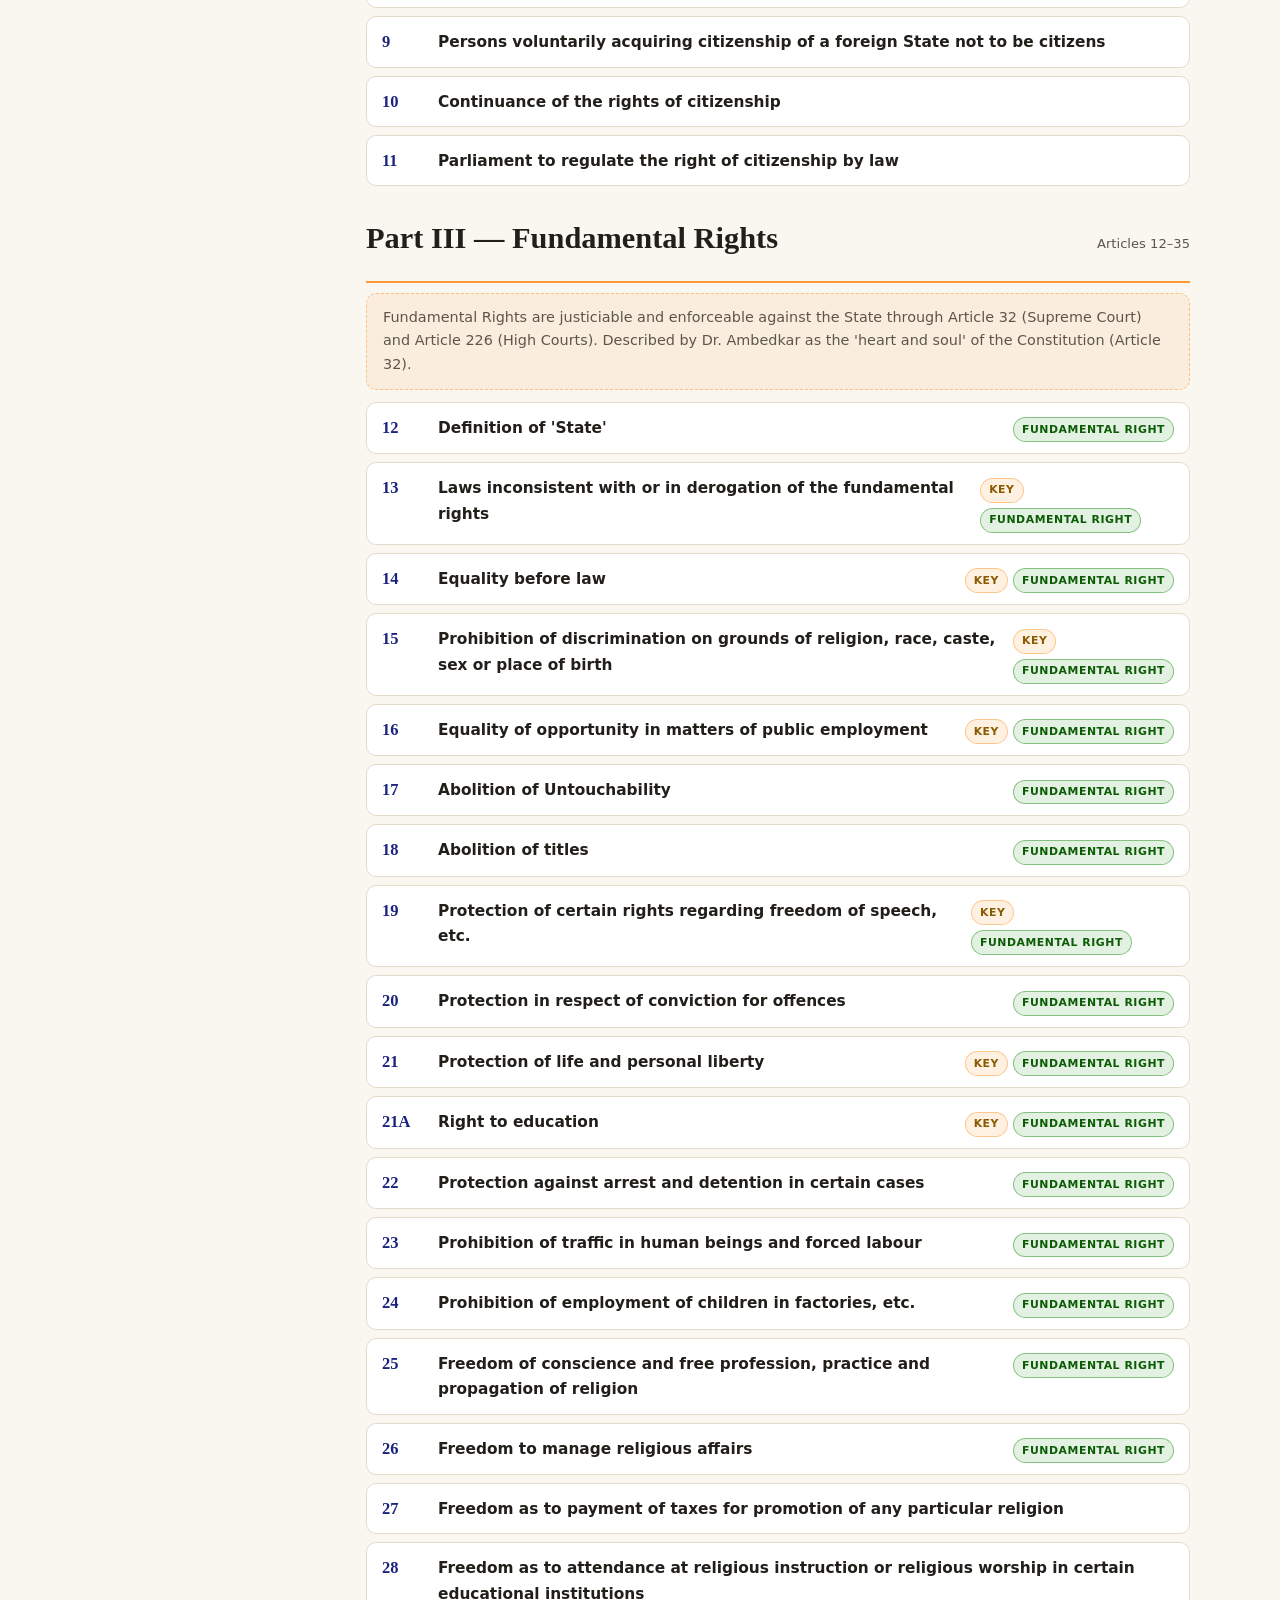
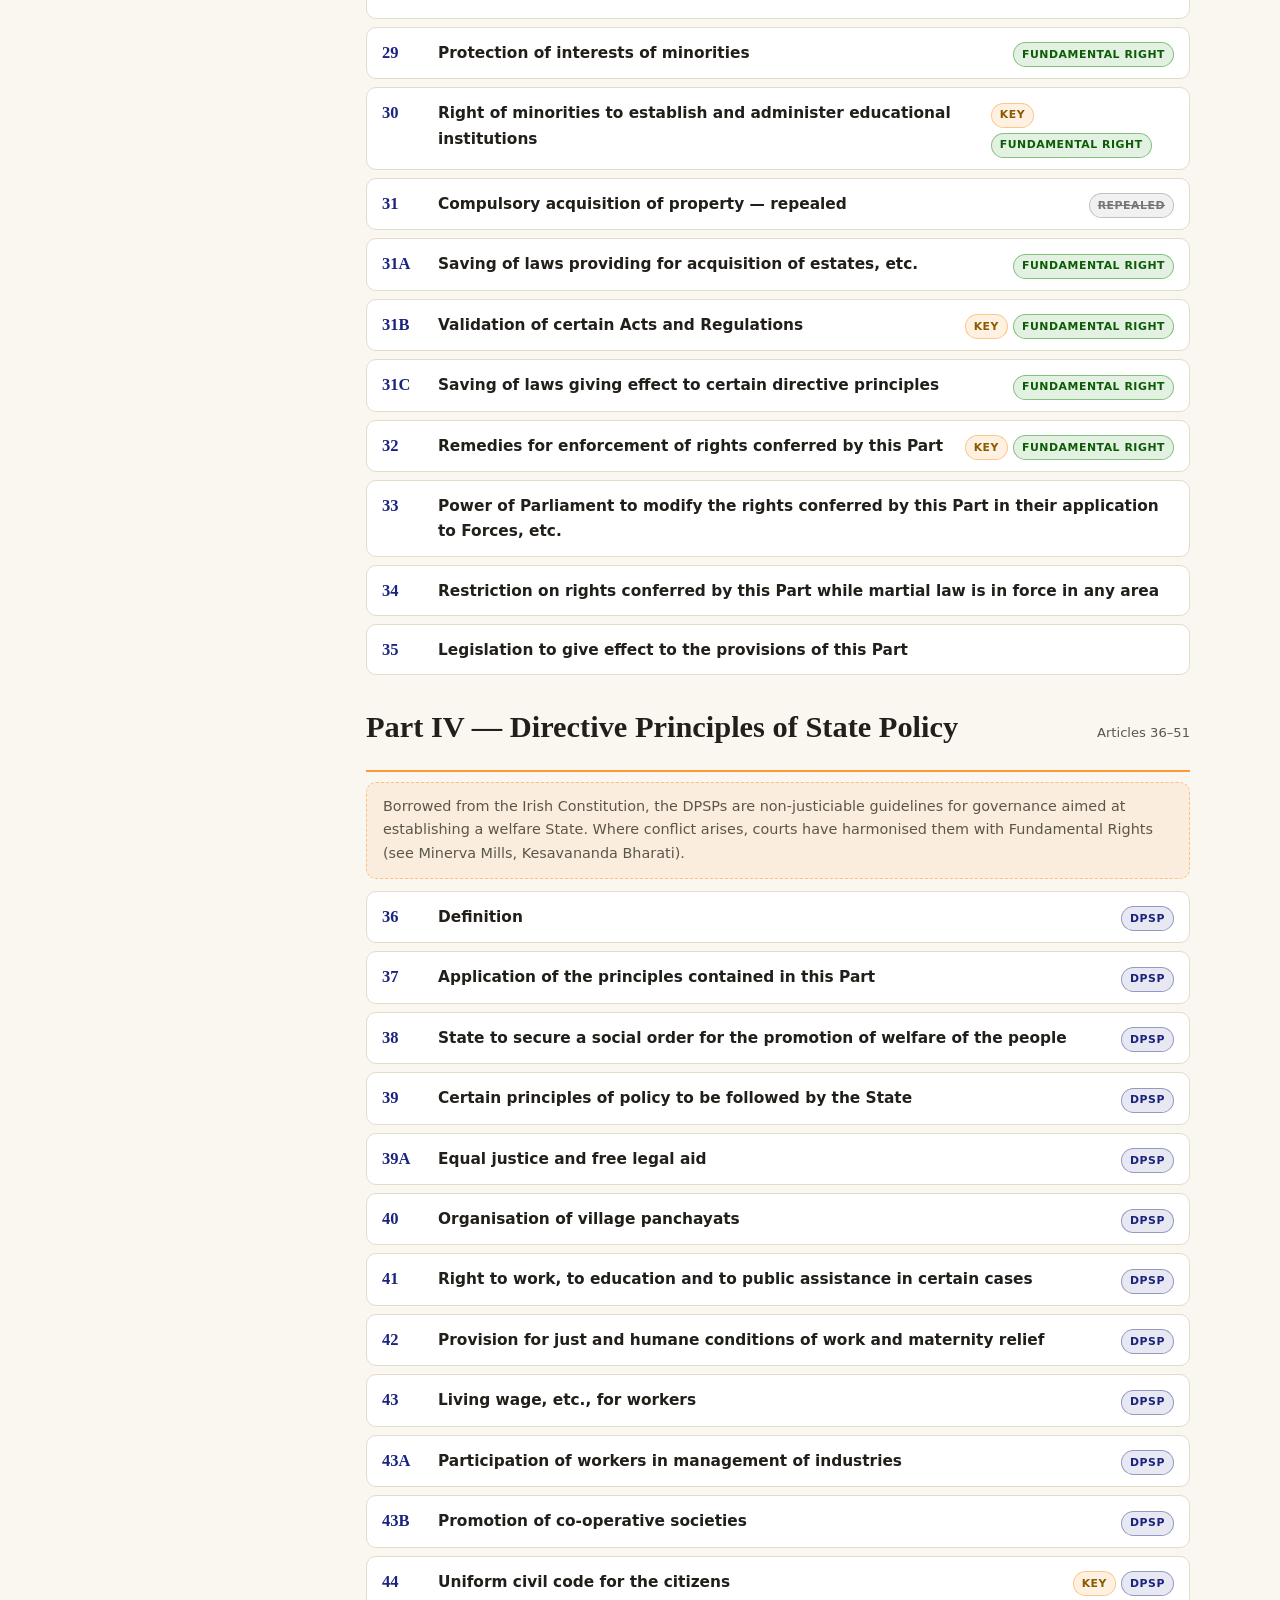
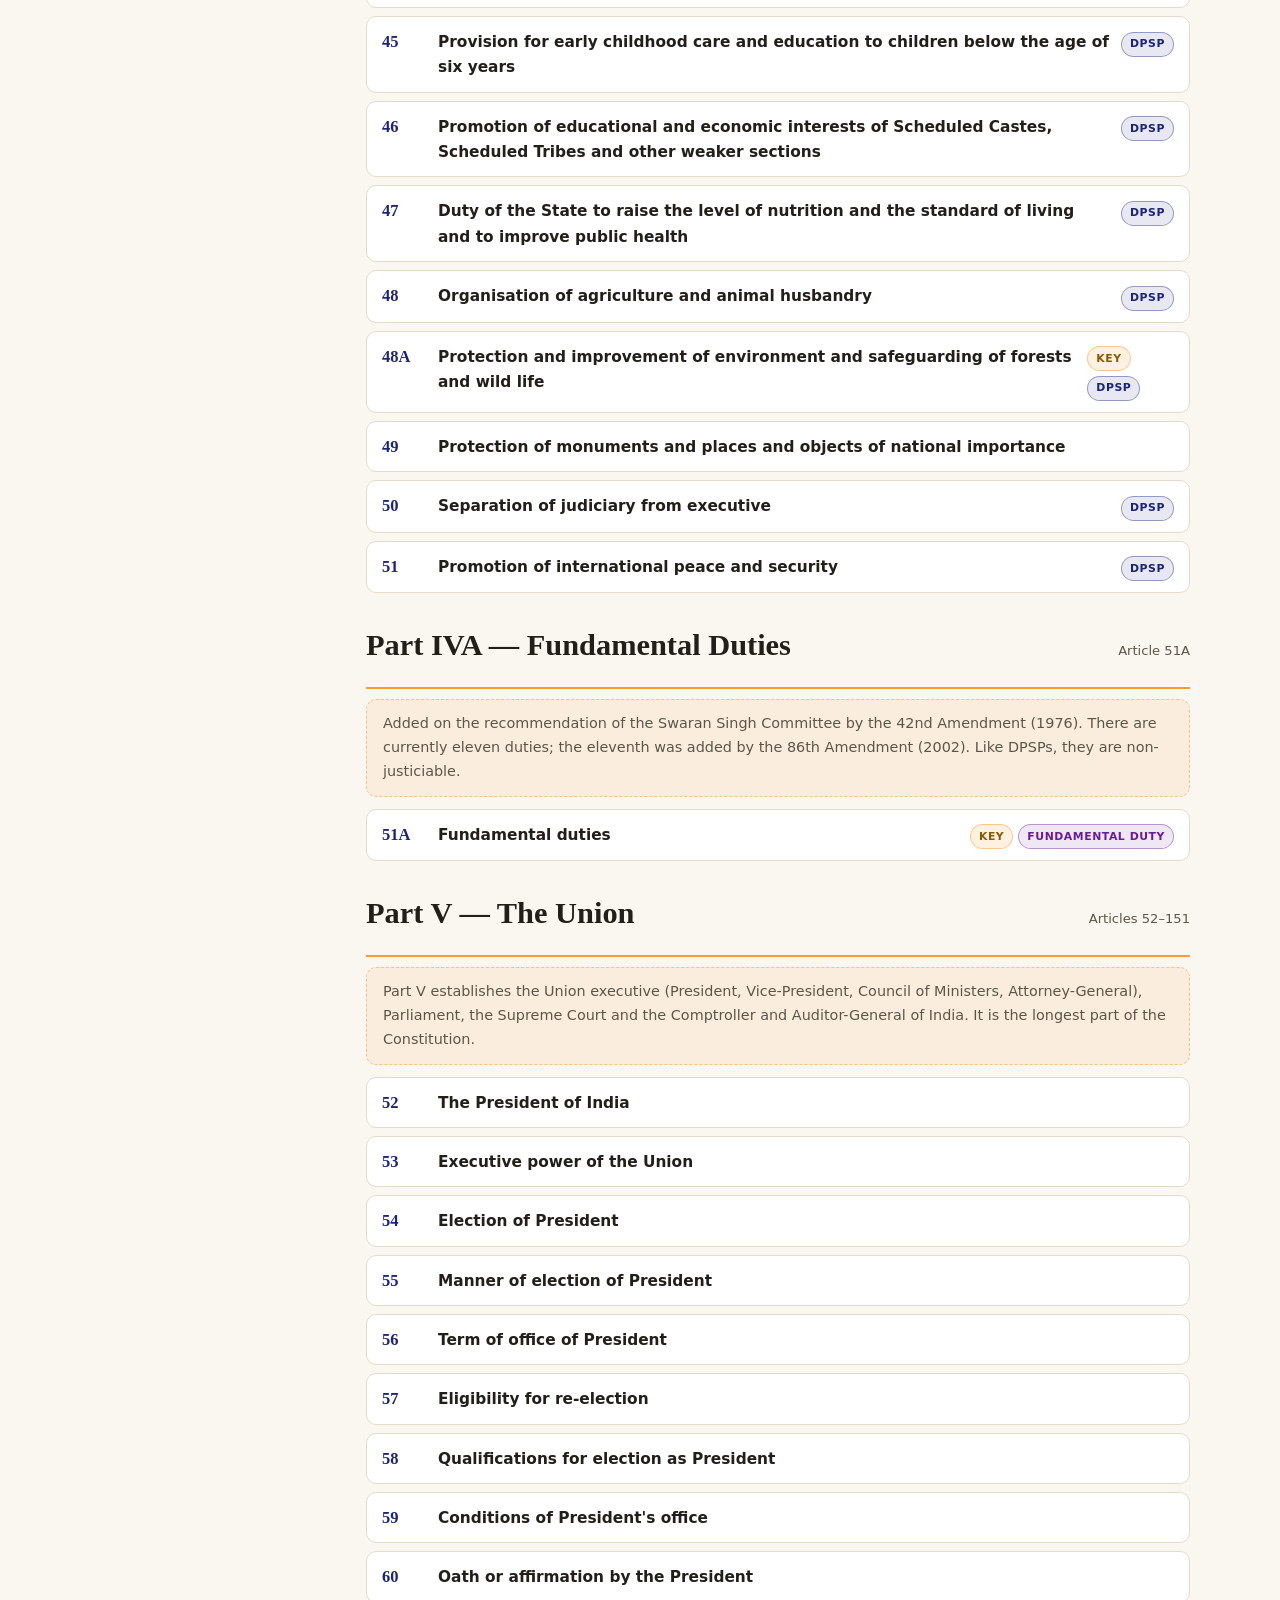
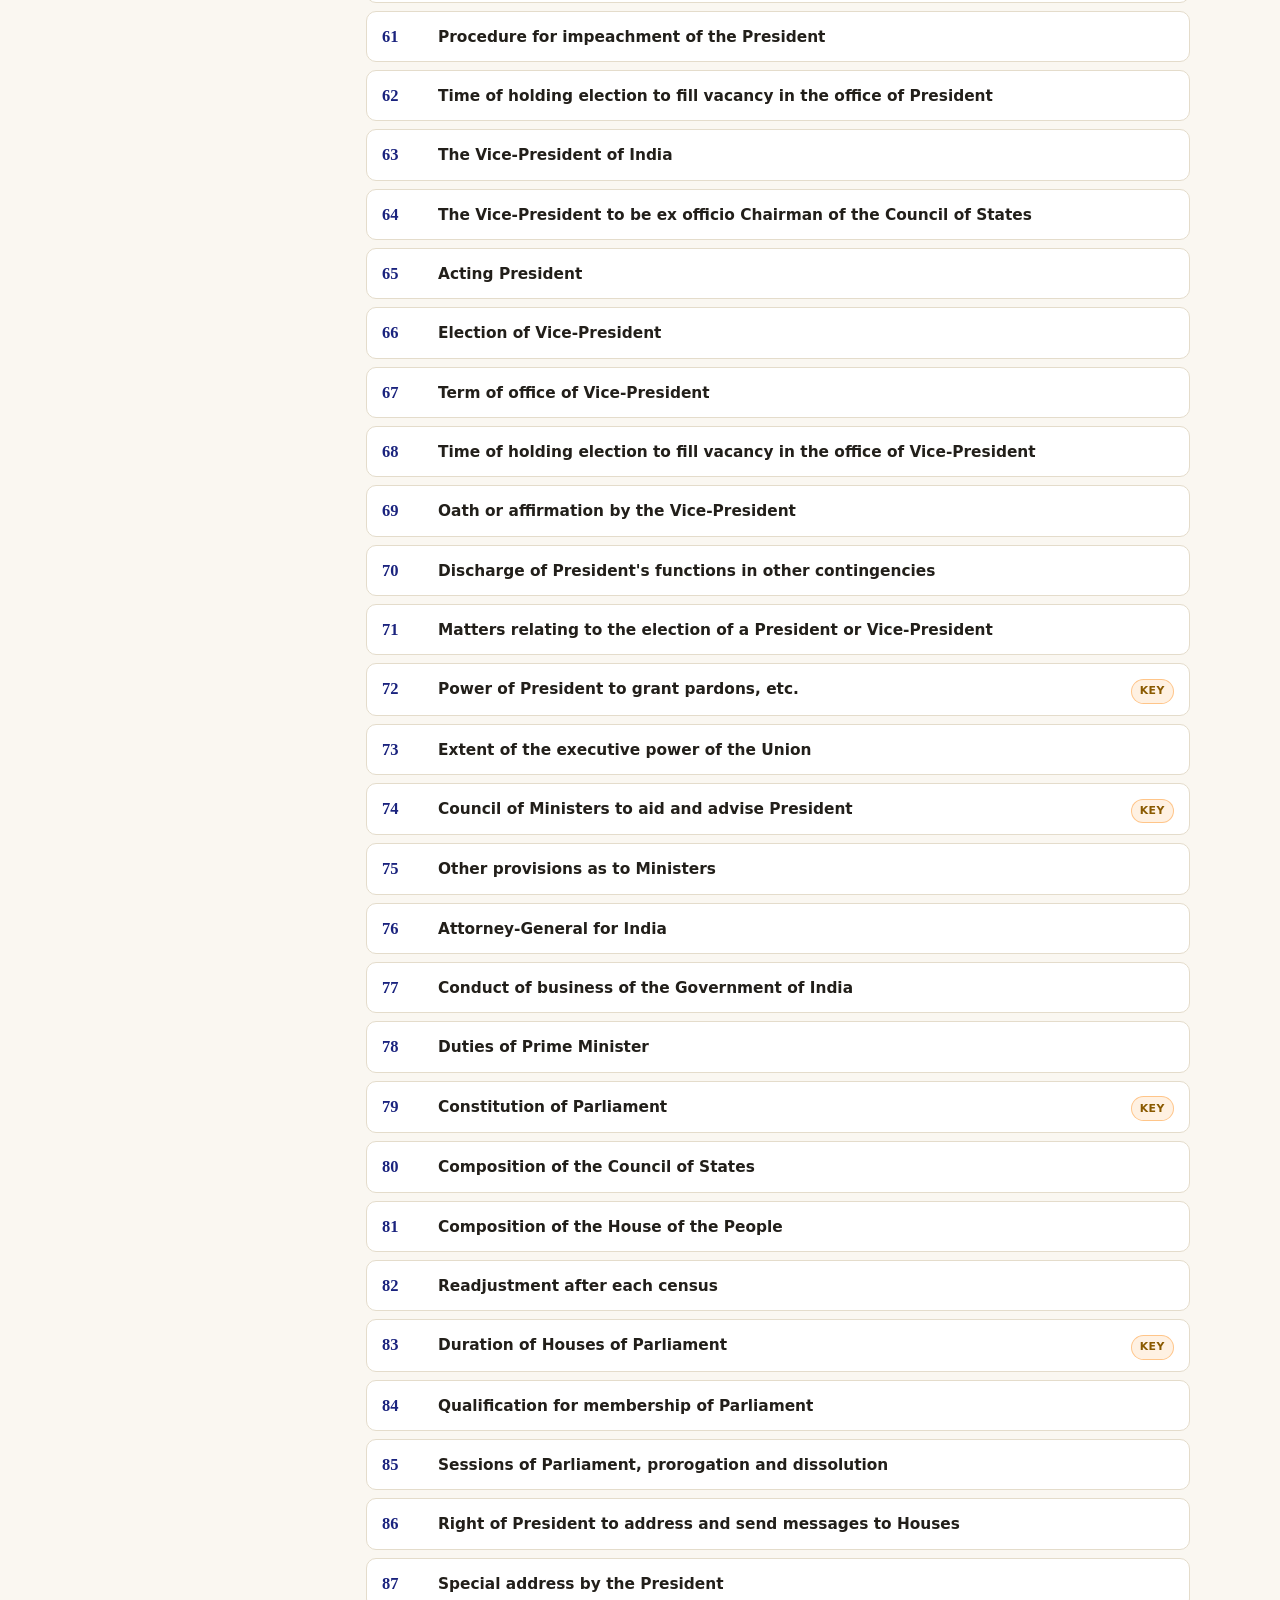
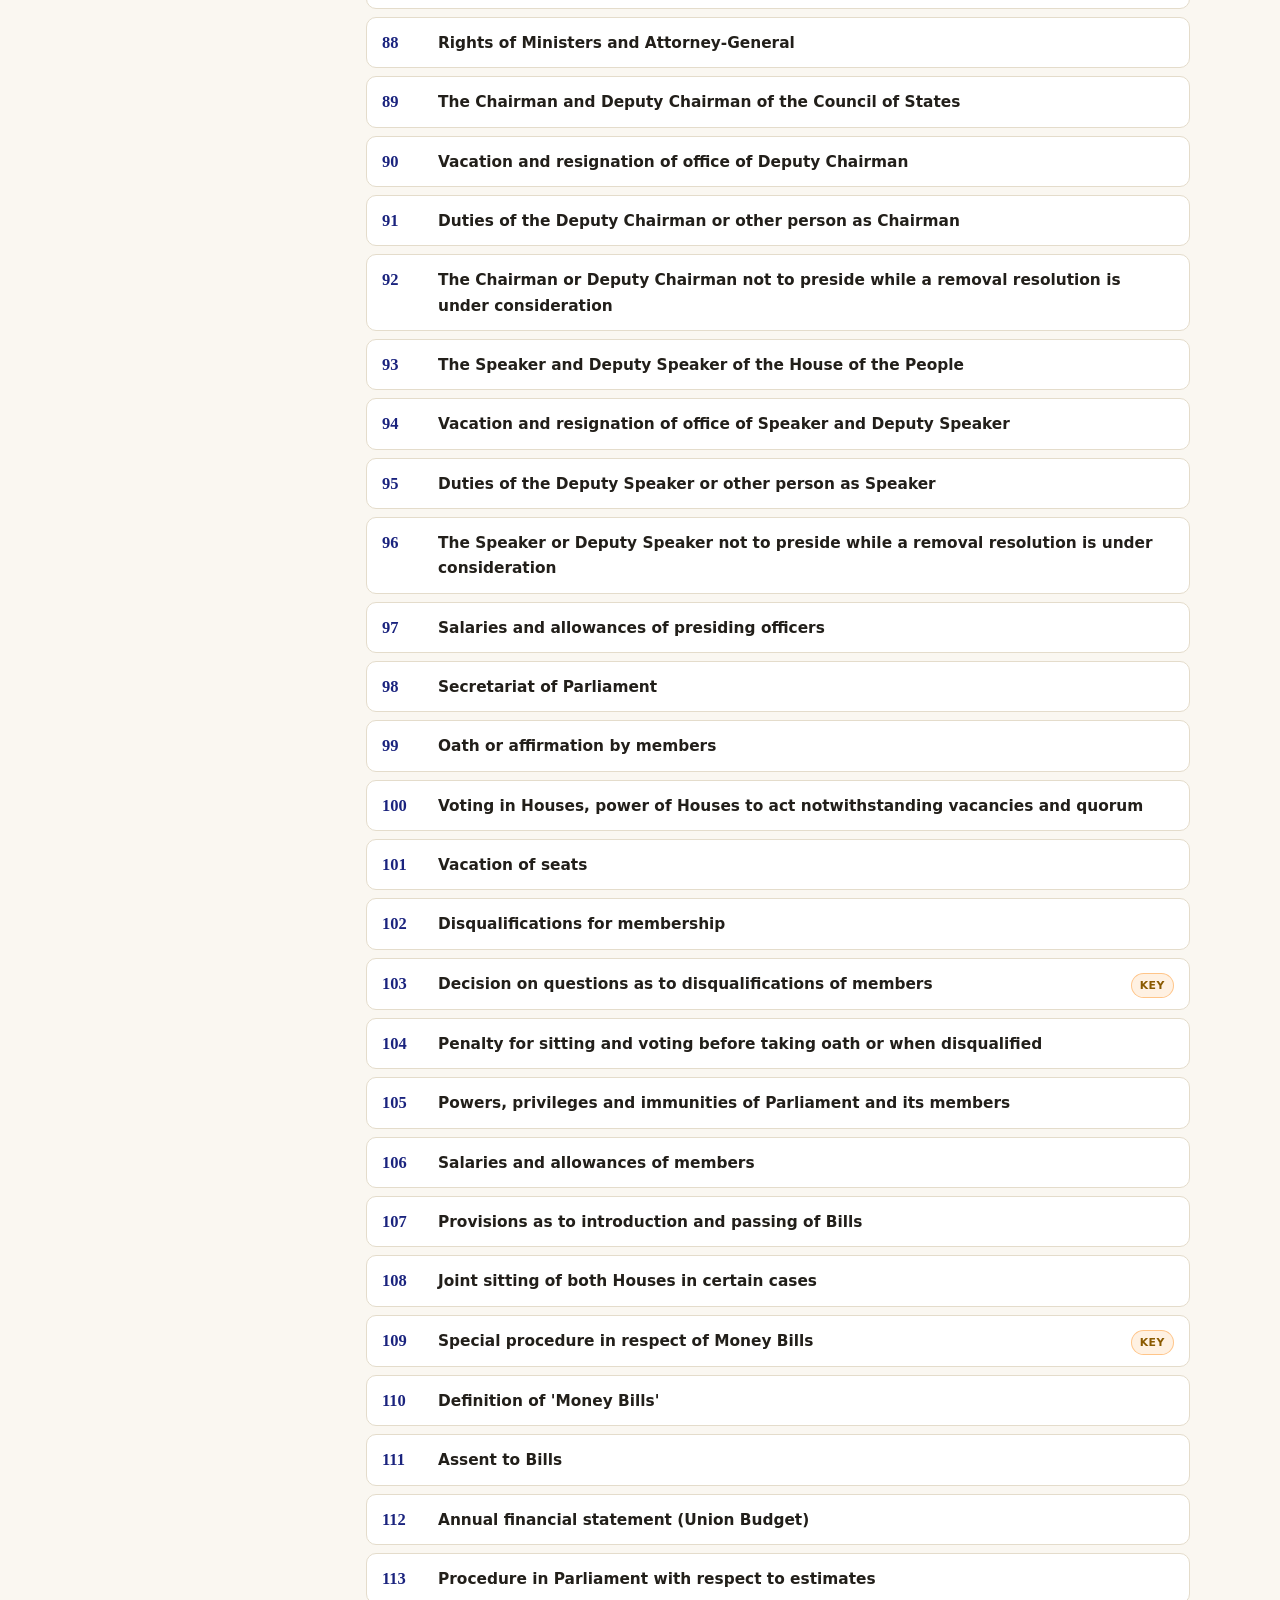
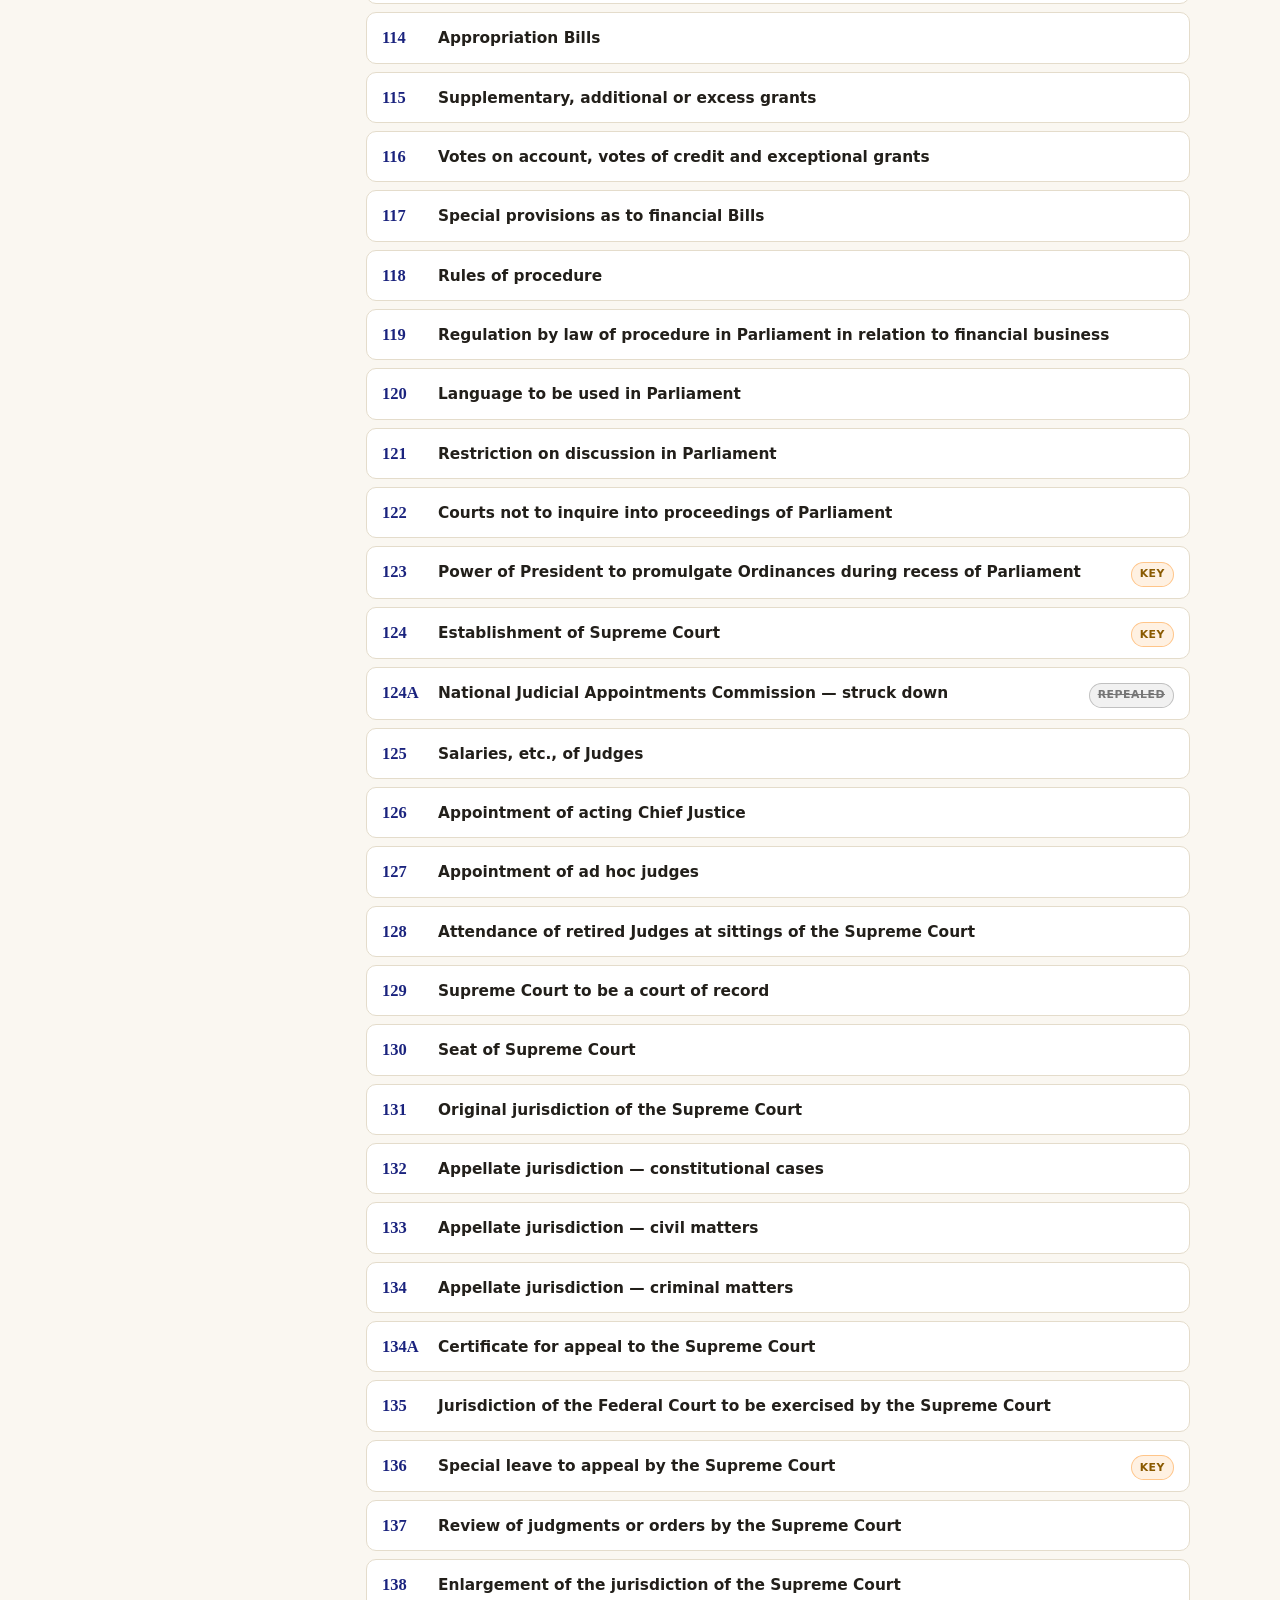
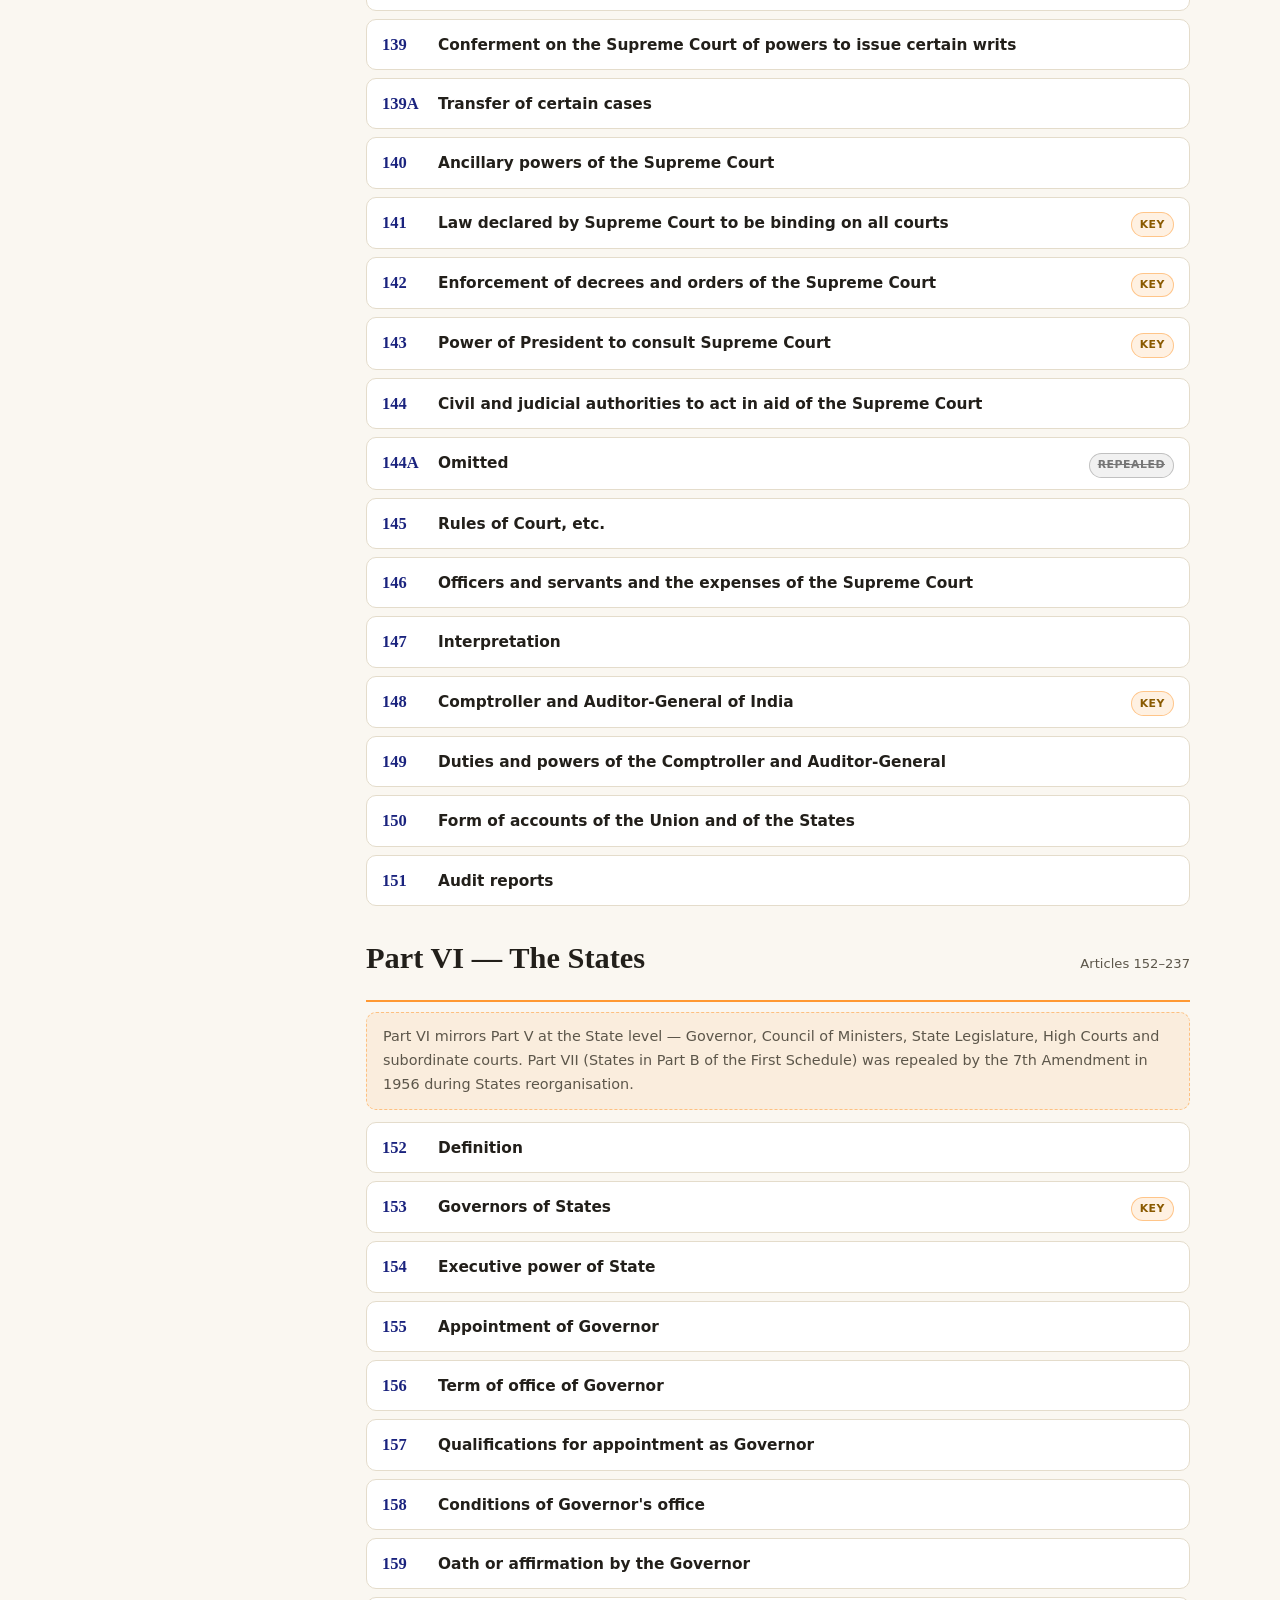
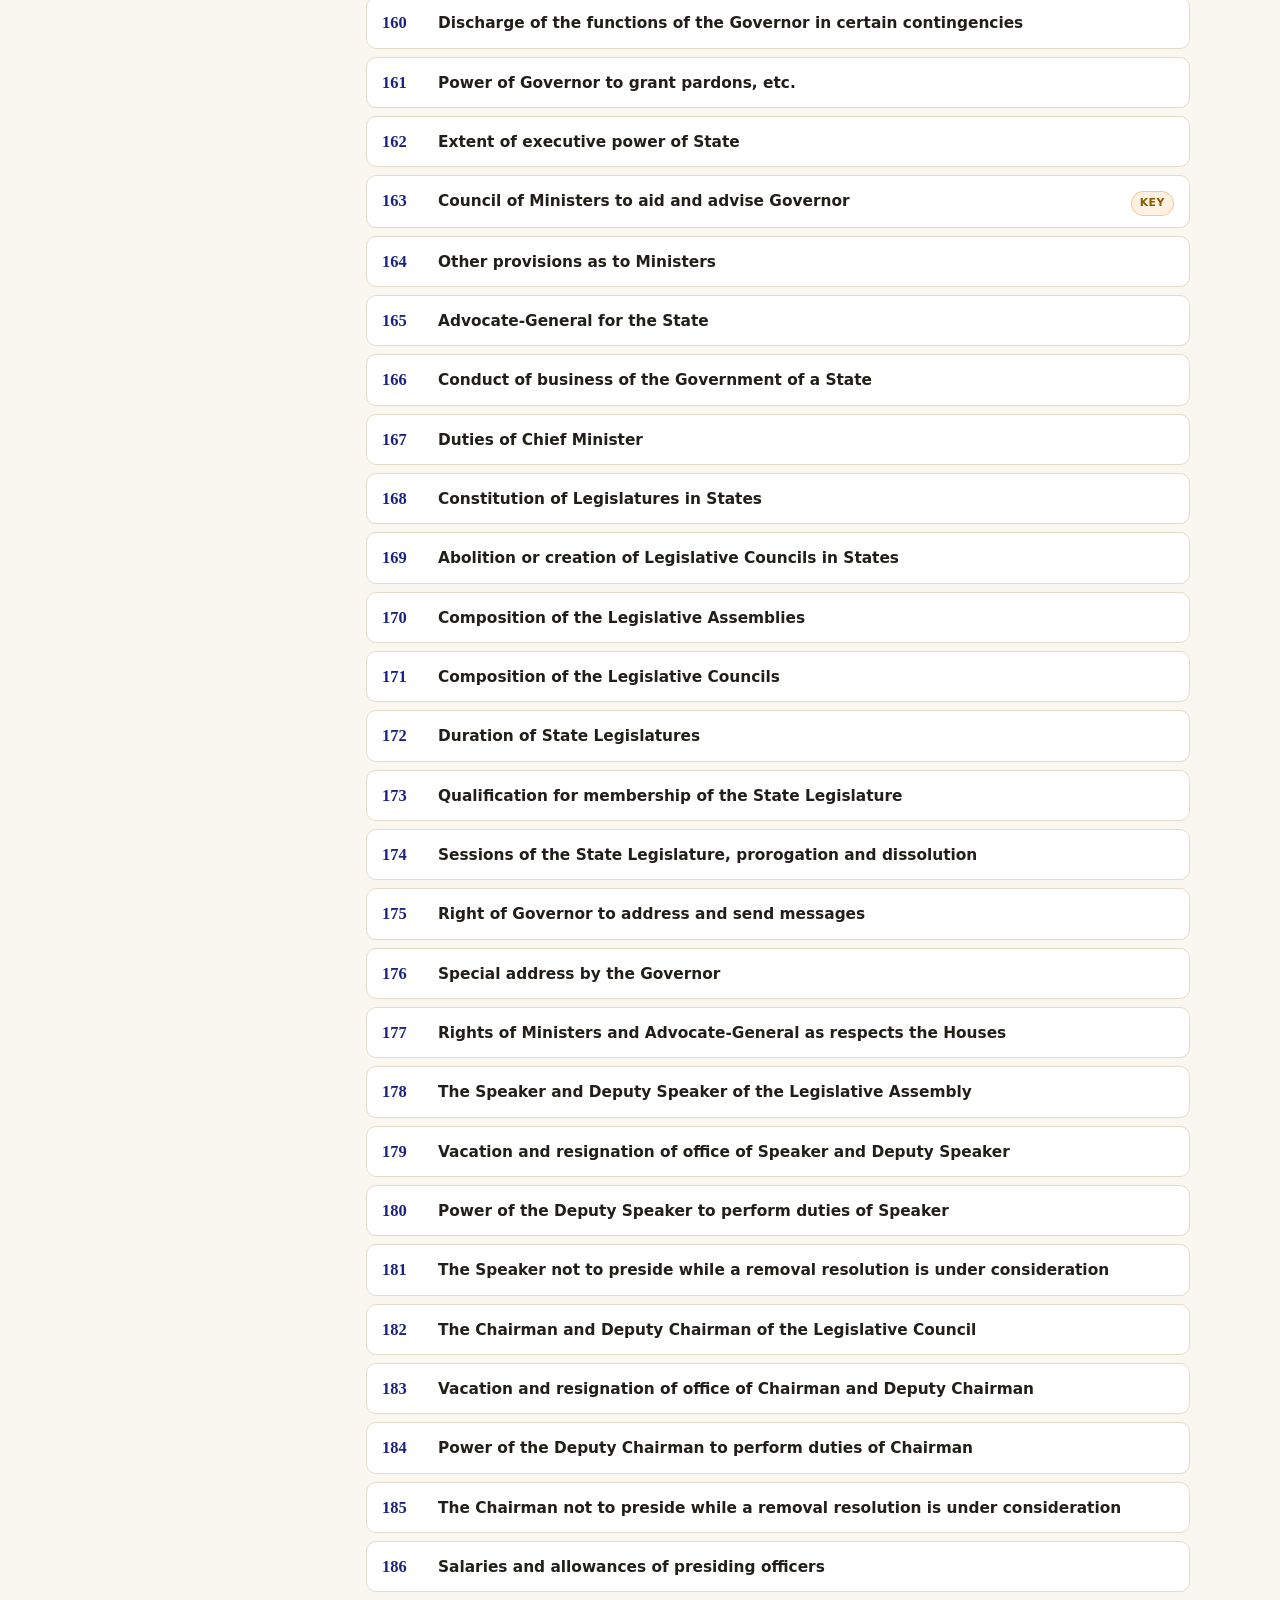
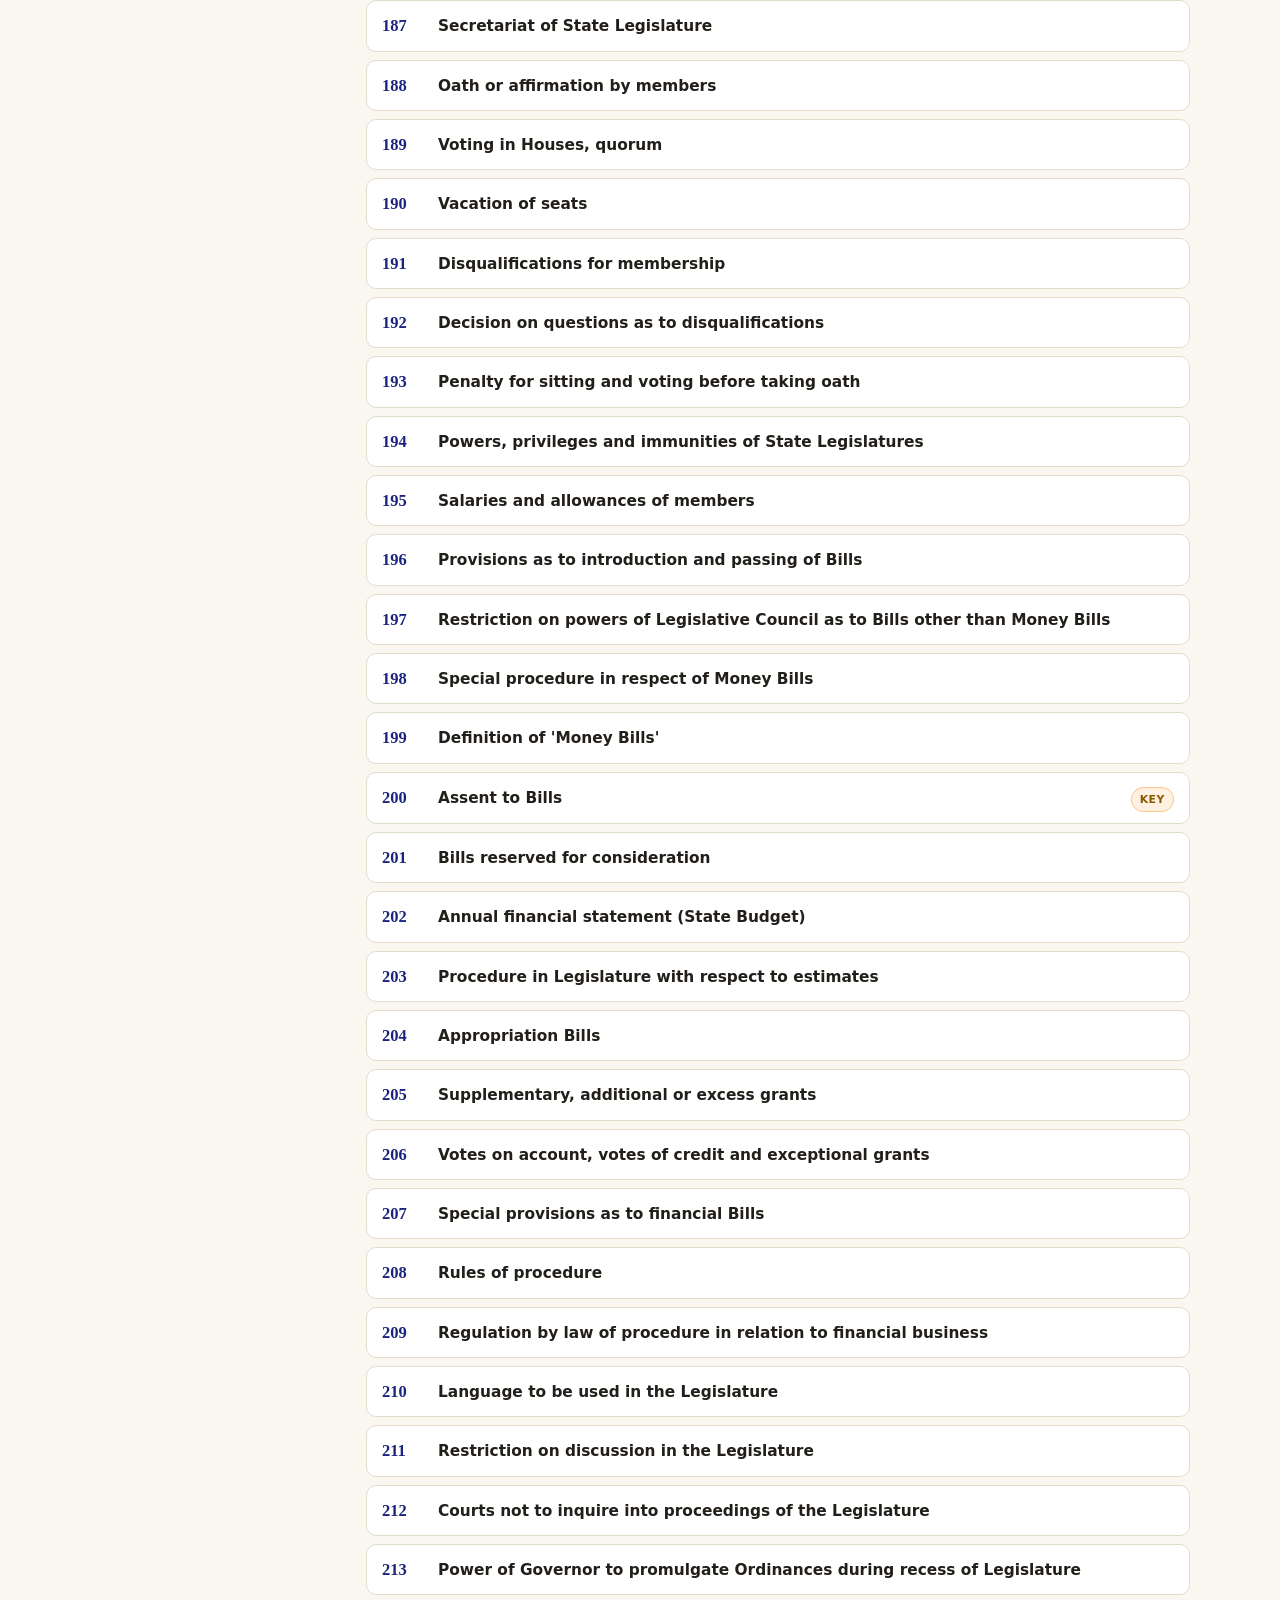
<file: articles.html>
<!doctype html>
<html lang="en">
<head>
  <meta charset="utf-8">
  <meta name="viewport" content="width=device-width, initial-scale=1">
  <title>Articles, Parts &amp; Schedules — The Constitution of India</title>
  <meta name="description" content="Every article of the Constitution of India, organised by Parts I to XXII, with the Preamble in full and the 12 Schedules. Searchable and filterable.">
  <link rel="stylesheet" href="css/style.css">
</head>
<body>
<div class="tricolour"></div>

<header class="site-header">
  <div class="wrap">
    <a class="brand" href="index.html">
      <span class="chakra-dot" aria-hidden="true"></span>
      <span>Indian Constitution<small>Bharat ka Samvidhan</small></span>
    </a>
    <button class="nav-toggle" aria-expanded="false" aria-label="Toggle menu">&#9776;</button>
    <nav class="nav" aria-label="Main navigation">
      <a href="index.html">Home</a>
      <a href="making.html">Making</a>
      <a href="articles.html">Articles</a>
      <a href="amendments.html">Amendments</a>
      <a href="cases.html">Cases</a>
      <a href="faq.html">FAQ</a>
      <button class="theme-btn" type="button" title="Toggle theme">&#127769;</button>
    </nav>
  </div>
</header>

<main>
  <section class="section">
    <div class="wrap">

      <div class="sec-head">
        <span class="kicker">The Text</span>
        <h1>Articles, Parts &amp; Schedules</h1>
        <p>
          The Constitution began with 395 articles in 22 parts with 8 schedules. As amended (through the 106th Amendment),
          it is commonly cited as about 448 articles in 25 parts with 12 schedules. Click any article to read a short
          explanation; use the search box, filter or 'go to article' to jump around.
        </p>
      </div>

      <div class="preamble" id="preamble-card" style="margin-bottom:26px">
        <h3>The Preamble</h3>
        <p id="preamble-text" style="font-family:var(--serif);margin-bottom:0">
          WE, THE PEOPLE OF INDIA, having solemnly resolved to constitute India into a SOVEREIGN SOCIALIST SECULAR
          DEMOCRATIC REPUBLIC and to secure to all its citizens: JUSTICE, social, economic and political; LIBERTY of
          thought, expression, belief, faith and worship; EQUALITY of status and of opportunity; and to promote among them
          all FRATERNITY assuring the dignity of the individual and the unity and integrity of the Nation; IN OUR
          CONSTITUENT ASSEMBLY this twenty-sixth day of November, 1949, do HEREBY ADOPT, ENACT AND GIVE TO OURSELVES THIS
          CONSTITUTION.
        </p>
      </div>

      <div class="toolbar">
        <input type="search" id="article-search" placeholder="Search by number, keyword or text — e.g. 'speech', '21A', 'election Commission'">
        <select id="article-filter" aria-label="Filter by type">
          <option value="all">All articles</option>
          <option value="key">Key articles</option>
          <option value="fr">Fundamental Rights</option>
          <option value="dpsp">Directive Principles</option>
          <option value="duty">Fundamental Duties</option>
          <option value="repealed">Repealed / omitted</option>
        </select>
        <span class="jump">
          <input type="text" id="article-jump" placeholder="Go to no." style="width:110px" aria-label="Go to article number">
          <button id="article-jump-btn" type="button">Go</button>
        </span>
        <span class="count" id="article-count"></span>
      </div>

      <div class="browser">
        <aside class="parts-nav" id="parts-nav" aria-label="Jump to a Part"></aside>
        <div id="parts-main"></div>
      </div>

      <div class="callout" style="margin-top:34px">
        <b>How to read this:</b> badge colours — <span class="badge key">Key</span> landmark articles,
        <span class="badge fr">Fundamental Right</span> Part III, <span class="badge dpsp">DPSP</span> Part IV,
        <span class="badge duty">Fundamental Duty</span> Part IVA, <span class="badge repealed">Repealed</span> omitted provisions.
        Summaries are for study; for the authoritative text see the
        <a href="https://legislative.gov.in/constitution-of-india/" target="_blank" rel="noopener">official source</a>.
      </div>

    </div>
  </section>
</main>

<footer class="site-footer">
  <div class="tricolour"></div>
  <div class="wrap foot-grid">
    <div>
      <h4>Indian Constitution</h4>
      <p>An educational resource on the Constitution of India — its making, articles, amendments and landmark cases. Built as a static site: plain HTML, CSS and JavaScript.</p>
    </div>
    <div>
      <h4>Explore</h4>
      <ul>
        <li><a href="making.html">Making of the Constitution</a></li>
        <li><a href="articles.html">Articles &amp; Parts</a></li>
        <li><a href="amendments.html">Amendments</a></li>
        <li><a href="cases.html">Landmark Cases</a></li>
        <li><a href="faq.html">FAQ &amp; Glossary</a></li>
      </ul>
    </div>
    <div>
      <h4>Official sources</h4>
      <ul>
        <li><a href="https://legislative.gov.in/constitution-of-india/" target="_blank" rel="noopener">Full text — Ministry of Law &amp; Justice</a></li>
        <li><a href="https://www.indiacode.nic.in/" target="_blank" rel="noopener">India Code</a></li>
        <li><a href="https://main.sci.gov.in/" target="_blank" rel="noopener">Supreme Court of India</a></li>
      </ul>
    </div>
  </div>
  <div class="fineprint">
    Content is summarised for study and awareness; for authoritative text of the Constitution, judgments and amendments, refer to the official sources linked above.
  </div>
</footer>

<button class="to-top" type="button" aria-label="Back to top">&#8593;</button>

<script src="js/data/articles-data-1.js"></script>
<script src="js/data/articles-data-2.js"></script>
<script src="js/data/articles-data-3.js"></script>
<script src="js/data/articles-data-4.js"></script>
<script src="js/data/articles-data-5.js"></script>
<script src="js/site.js"></script>
<script src="js/articles.js"></script>
</body>
</html>
</file>
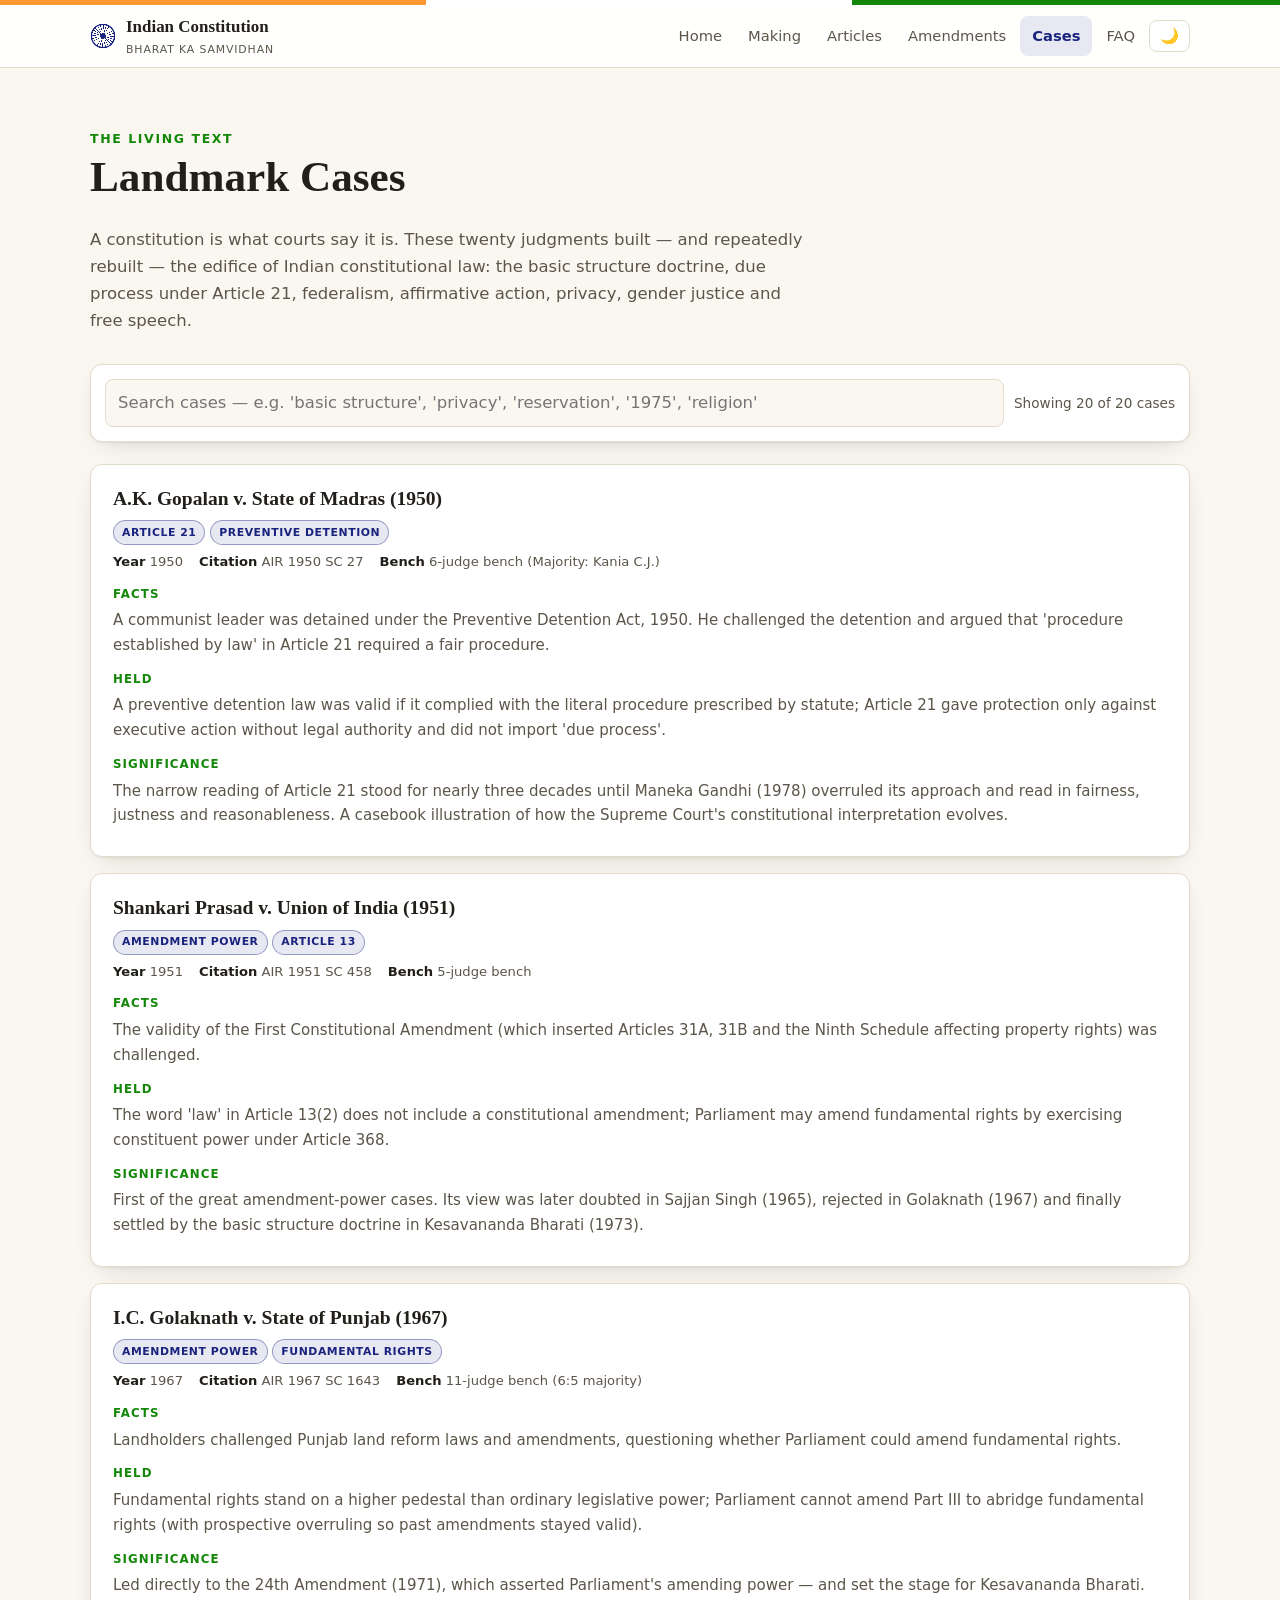
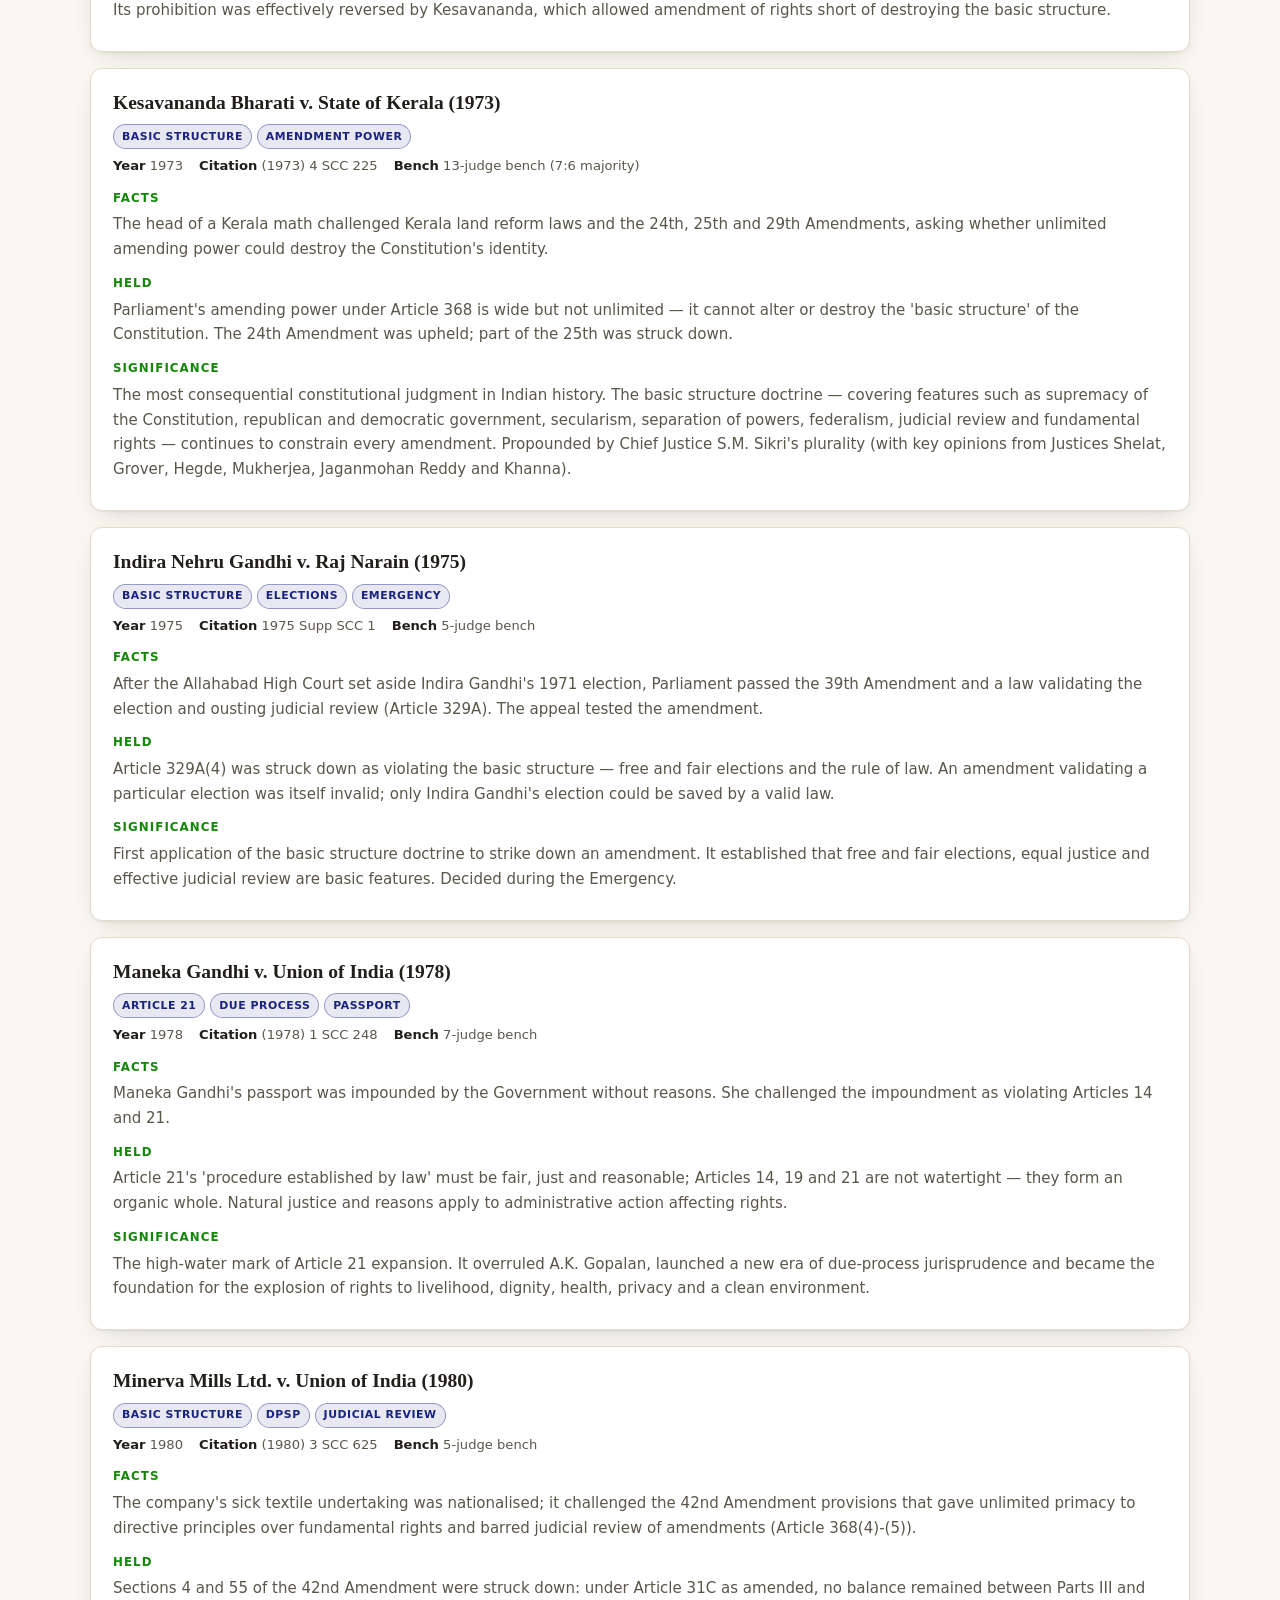
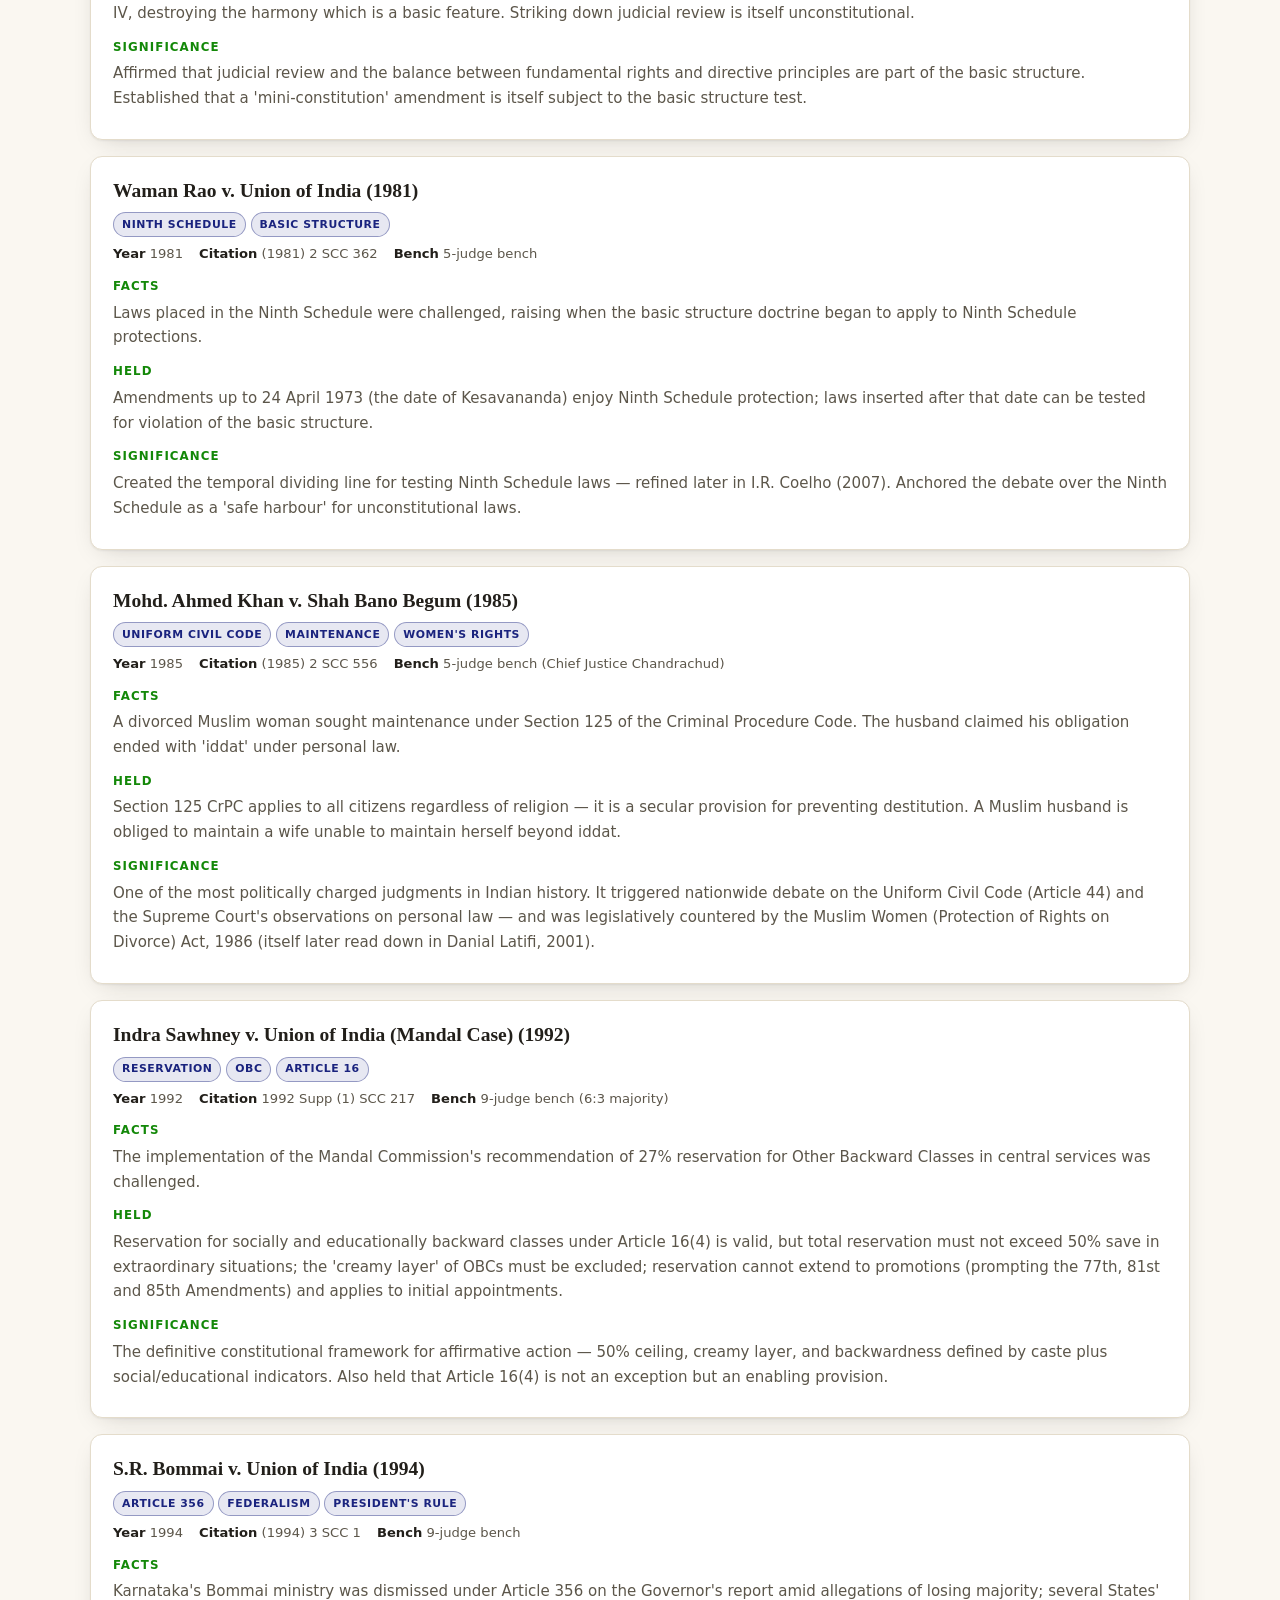
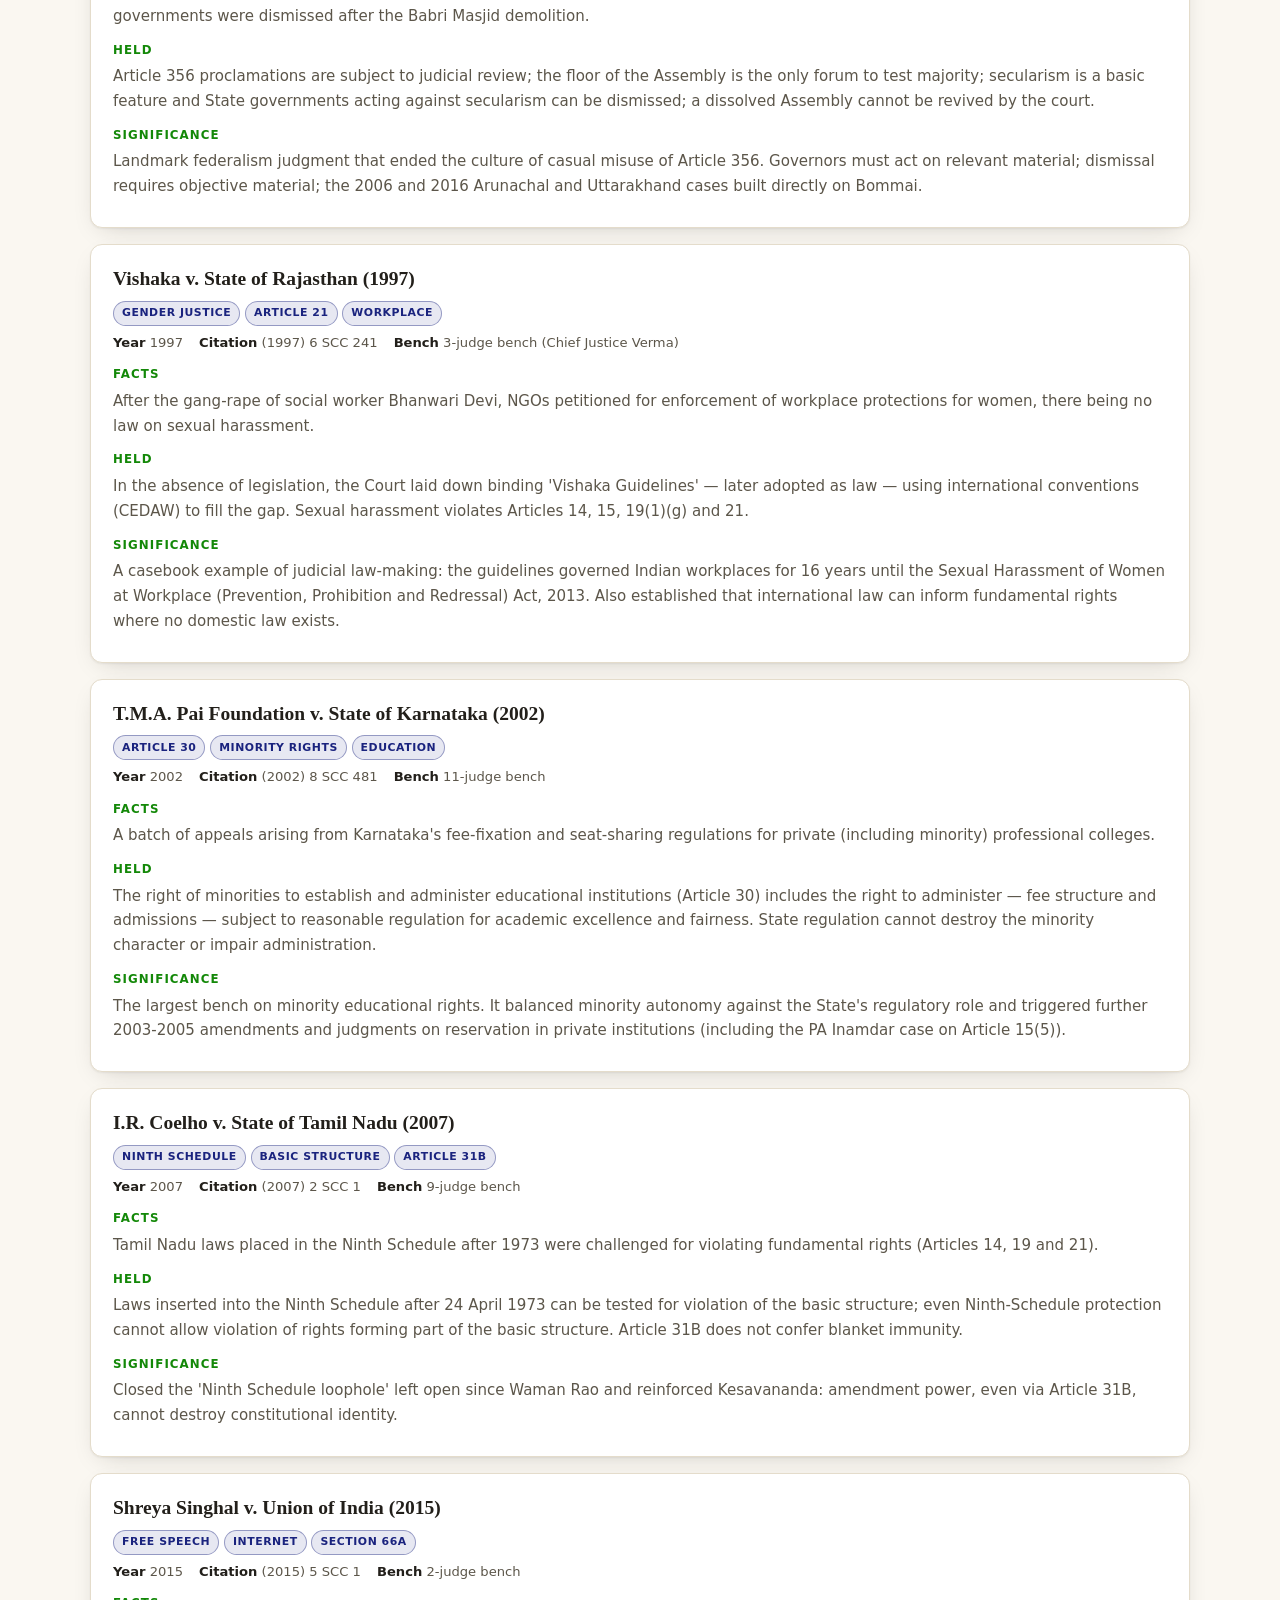
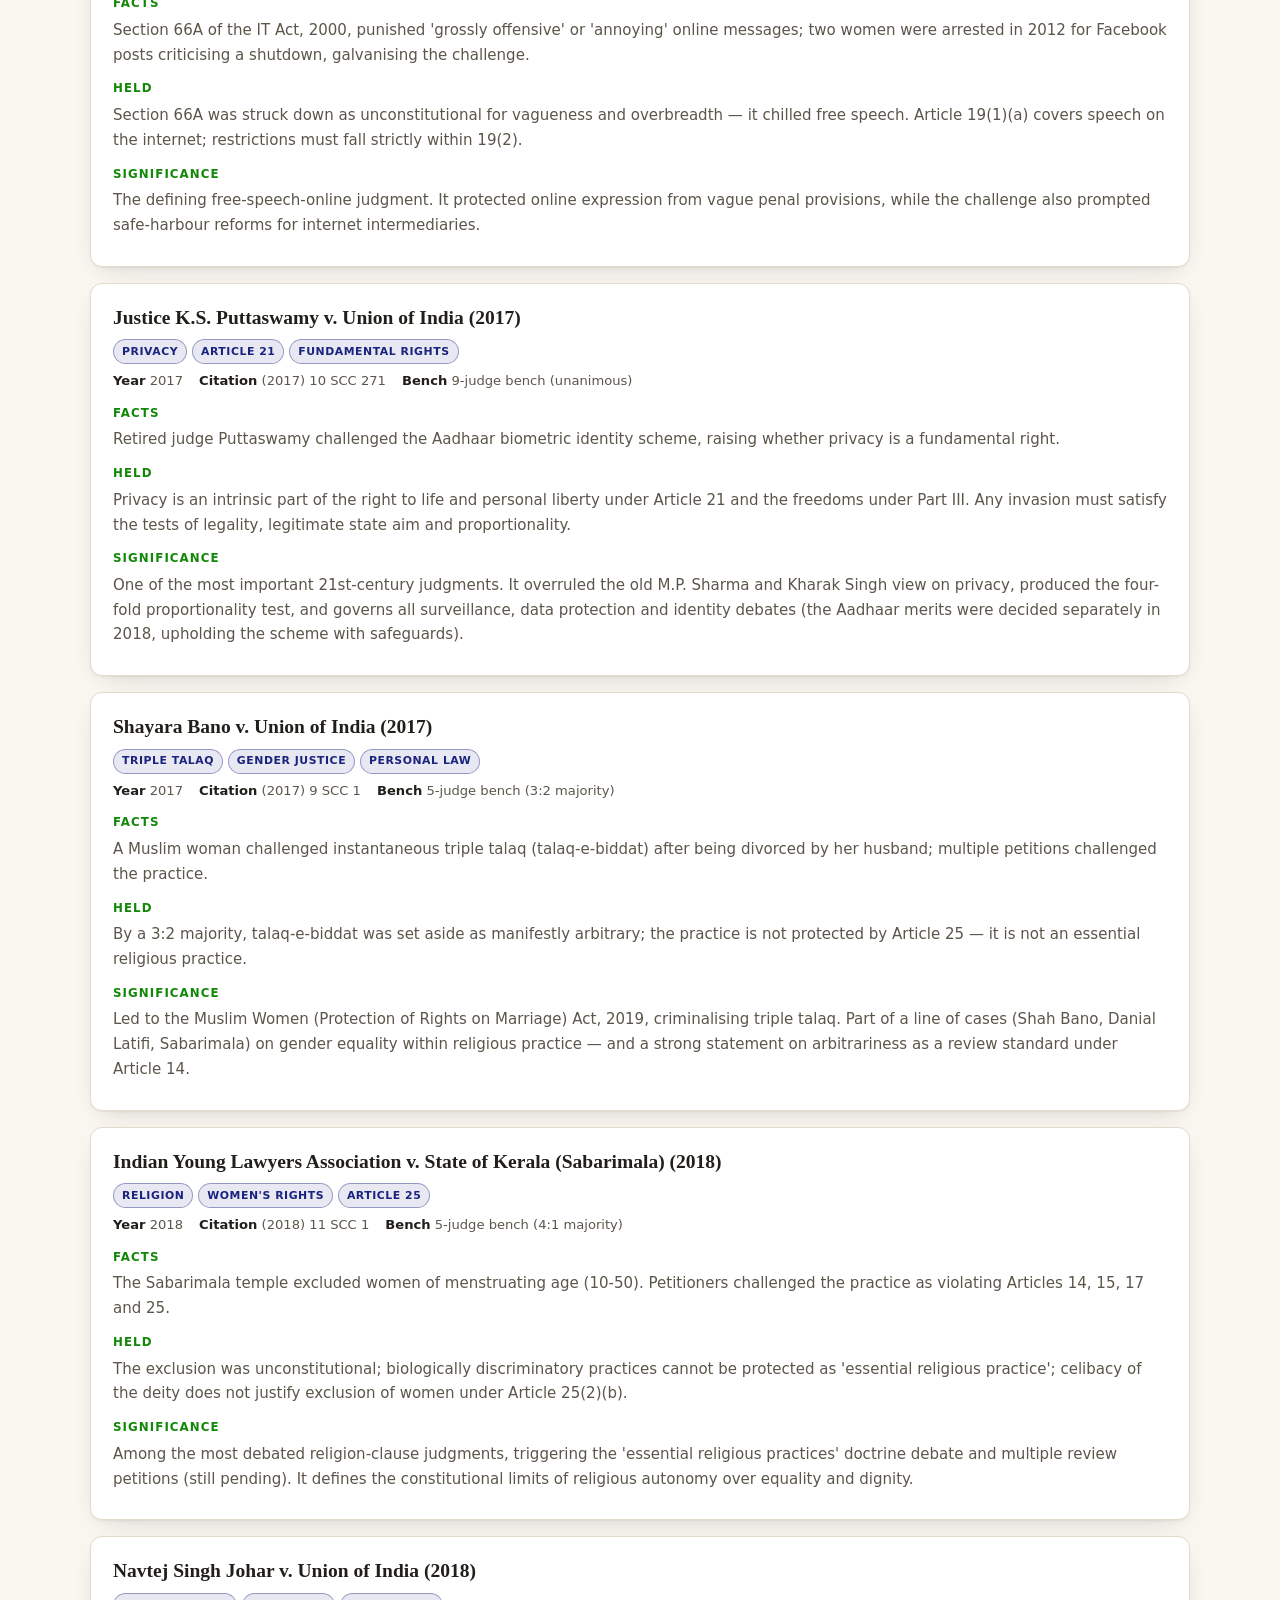
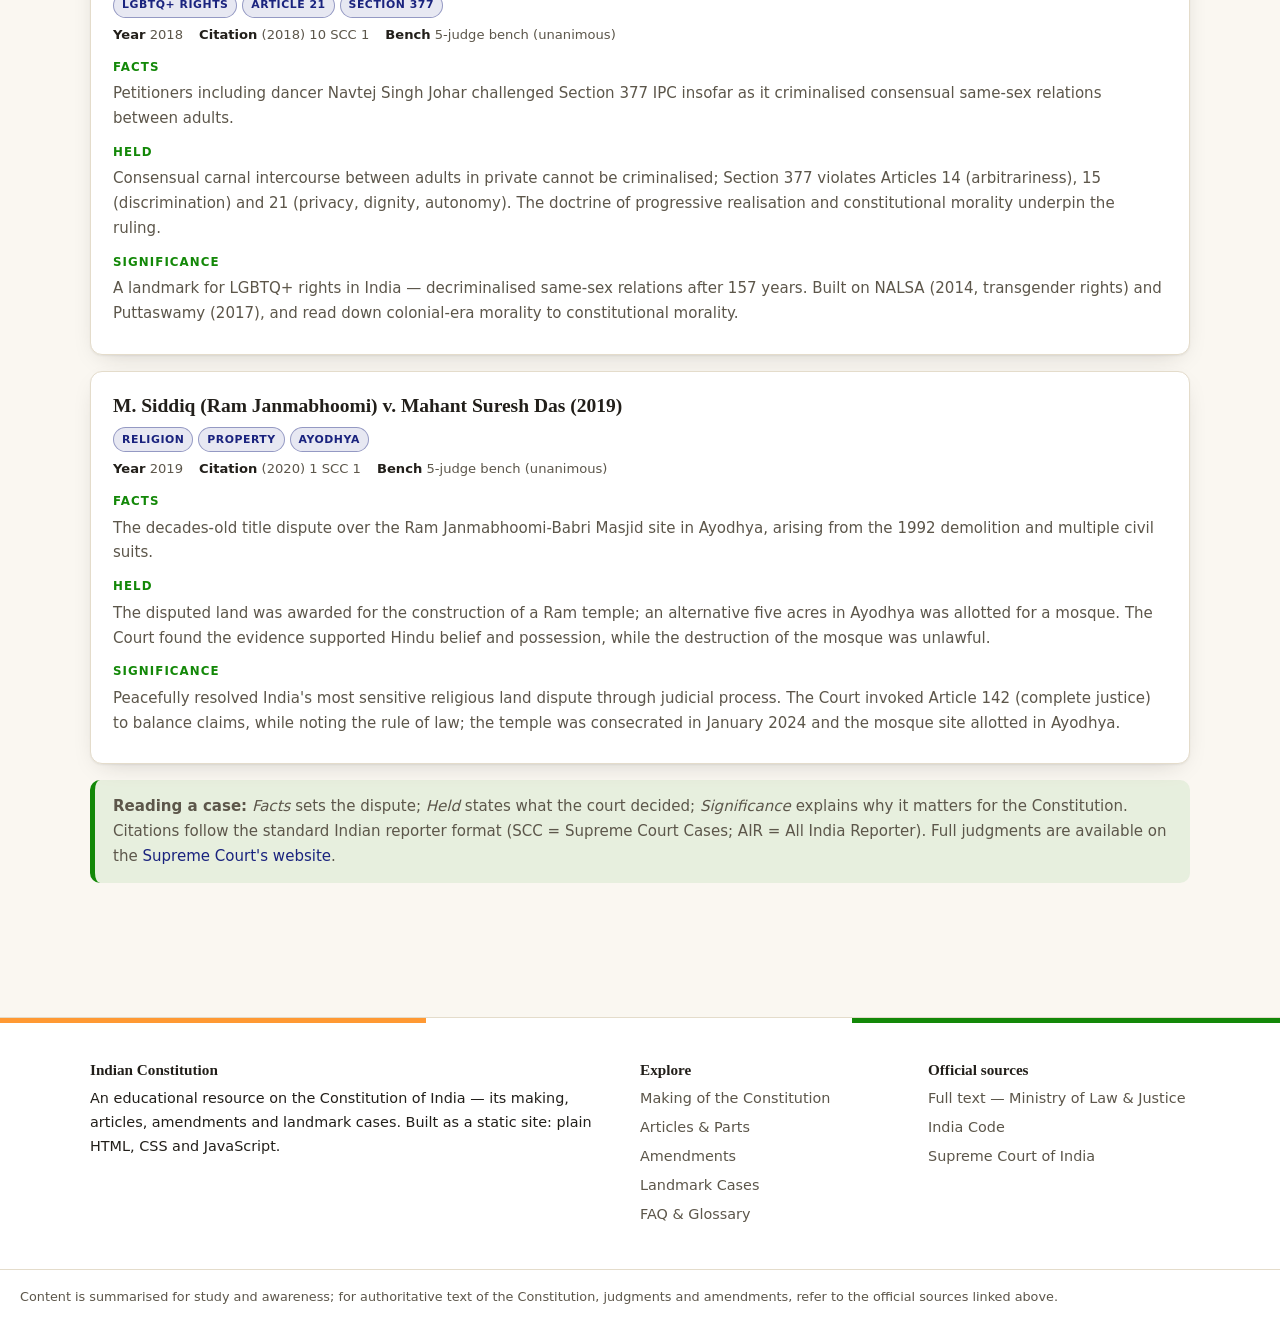
<file: cases.html>
<!doctype html>
<html lang="en">
<head>
  <meta charset="utf-8">
  <meta name="viewport" content="width=device-width, initial-scale=1">
  <title>Landmark Constitutional Cases — The Constitution of India</title>
  <meta name="description" content="Twenty landmark Supreme Court judgments that shaped the Constitution of India — from A.K. Gopalan and Kesavananda Bharati to privacy, triple talaq, Section 377 and Ayodhya.">
  <link rel="stylesheet" href="css/style.css">
</head>
<body>
<div class="tricolour"></div>

<header class="site-header">
  <div class="wrap">
    <a class="brand" href="index.html">
      <span class="chakra-dot" aria-hidden="true"></span>
      <span>Indian Constitution<small>Bharat ka Samvidhan</small></span>
    </a>
    <button class="nav-toggle" aria-expanded="false" aria-label="Toggle menu">&#9776;</button>
    <nav class="nav" aria-label="Main navigation">
      <a href="index.html">Home</a>
      <a href="making.html">Making</a>
      <a href="articles.html">Articles</a>
      <a href="amendments.html">Amendments</a>
      <a href="cases.html">Cases</a>
      <a href="faq.html">FAQ</a>
      <button class="theme-btn" type="button" title="Toggle theme">&#127769;</button>
    </nav>
  </div>
</header>

<main>
  <section class="section">
    <div class="wrap">

      <div class="sec-head">
        <span class="kicker">The Living Text</span>
        <h1>Landmark Cases</h1>
        <p>
          A constitution is what courts say it is. These twenty judgments built — and repeatedly rebuilt — the
          edifice of Indian constitutional law: the basic structure doctrine, due process under Article 21,
          federalism, affirmative action, privacy, gender justice and free speech.
        </p>
      </div>

      <div class="toolbar">
        <input type="search" id="cases-search" placeholder="Search cases — e.g. 'basic structure', 'privacy', 'reservation', '1975', 'religion'">
        <span class="count" id="cases-count"></span>
      </div>

      <div id="cases-list"></div>

      <div class="callout" style="margin-top:10px">
        <b>Reading a case:</b> <i>Facts</i> sets the dispute; <i>Held</i> states what the court decided; <i>Significance</i>
        explains why it matters for the Constitution. Citations follow the standard Indian reporter format
        (SCC = Supreme Court Cases; AIR = All India Reporter). Full judgments are available on the
        <a href="https://main.sci.gov.in/judgments" target="_blank" rel="noopener">Supreme Court's website</a>.
      </div>

    </div>
  </section>
</main>

<footer class="site-footer">
  <div class="tricolour"></div>
  <div class="wrap foot-grid">
    <div>
      <h4>Indian Constitution</h4>
      <p>An educational resource on the Constitution of India — its making, articles, amendments and landmark cases. Built as a static site: plain HTML, CSS and JavaScript.</p>
    </div>
    <div>
      <h4>Explore</h4>
      <ul>
        <li><a href="making.html">Making of the Constitution</a></li>
        <li><a href="articles.html">Articles &amp; Parts</a></li>
        <li><a href="amendments.html">Amendments</a></li>
        <li><a href="cases.html">Landmark Cases</a></li>
        <li><a href="faq.html">FAQ &amp; Glossary</a></li>
      </ul>
    </div>
    <div>
      <h4>Official sources</h4>
      <ul>
        <li><a href="https://legislative.gov.in/constitution-of-india/" target="_blank" rel="noopener">Full text — Ministry of Law &amp; Justice</a></li>
        <li><a href="https://www.indiacode.nic.in/" target="_blank" rel="noopener">India Code</a></li>
        <li><a href="https://main.sci.gov.in/" target="_blank" rel="noopener">Supreme Court of India</a></li>
      </ul>
    </div>
  </div>
  <div class="fineprint">
    Content is summarised for study and awareness; for authoritative text of the Constitution, judgments and amendments, refer to the official sources linked above.
  </div>
</footer>

<button class="to-top" type="button" aria-label="Back to top">&#8593;</button>

<script src="js/data/cases-data.js"></script>
<script src="js/site.js"></script>
<script src="js/cases.js"></script>
</body>
</html>
</file>
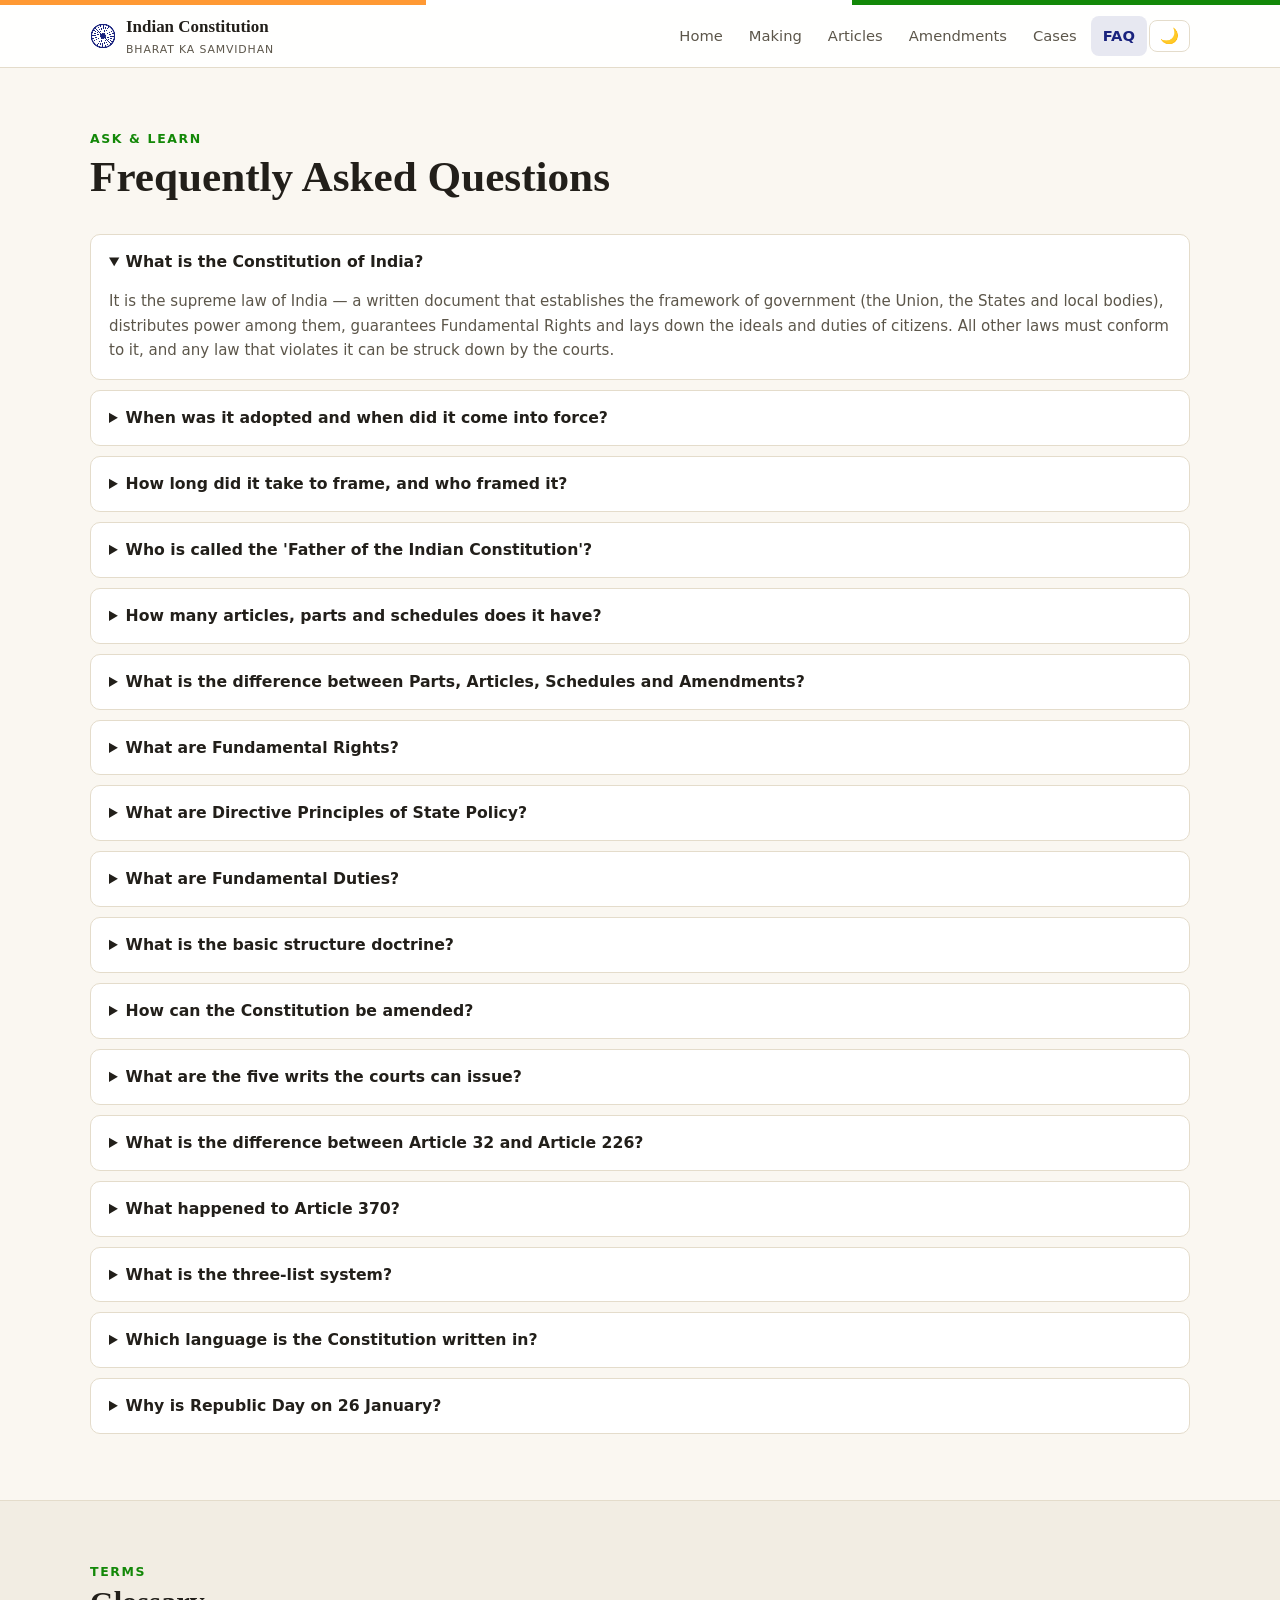
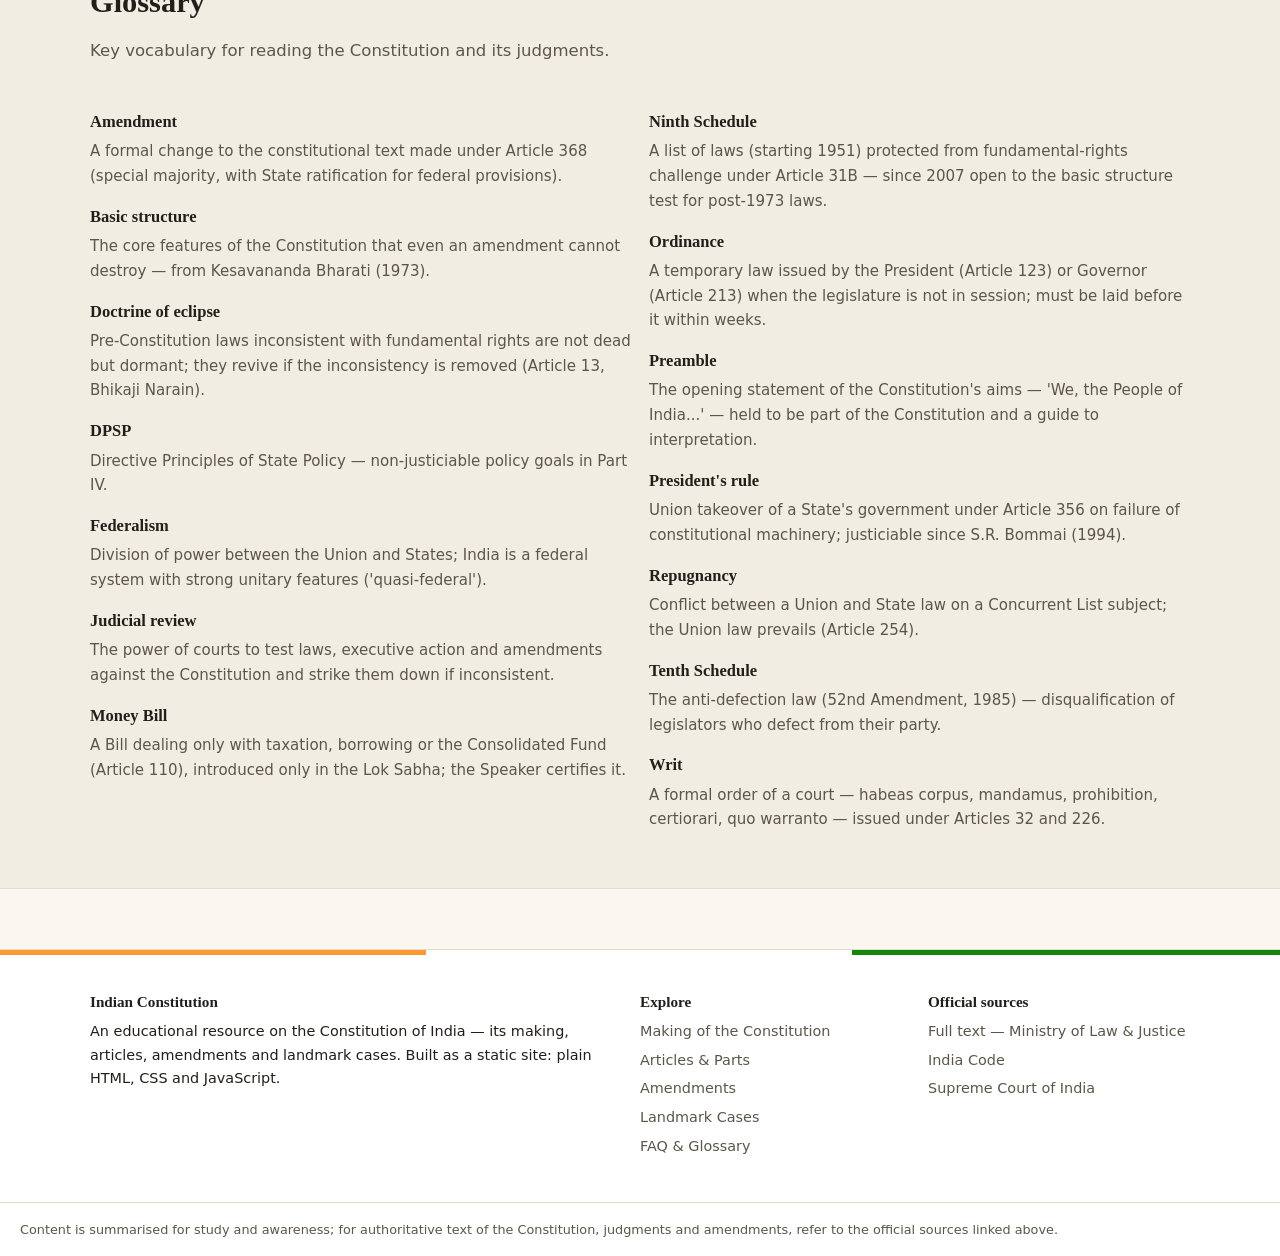
<file: faq.html>
<!doctype html>
<html lang="en">
<head>
  <meta charset="utf-8">
  <meta name="viewport" content="width=device-width, initial-scale=1">
  <title>FAQ &amp; Glossary — The Constitution of India</title>
  <meta name="description" content="Plain-language answers to common questions about the Constitution of India — how it is amended, the basic structure doctrine, Article 370, writs, and a glossary of constitutional terms.">
  <link rel="stylesheet" href="css/style.css">
</head>
<body>
<div class="tricolour"></div>

<header class="site-header">
  <div class="wrap">
    <a class="brand" href="index.html">
      <span class="chakra-dot" aria-hidden="true"></span>
      <span>Indian Constitution<small>Bharat ka Samvidhan</small></span>
    </a>
    <button class="nav-toggle" aria-expanded="false" aria-label="Toggle menu">&#9776;</button>
    <nav class="nav" aria-label="Main navigation">
      <a href="index.html">Home</a>
      <a href="making.html">Making</a>
      <a href="articles.html">Articles</a>
      <a href="amendments.html">Amendments</a>
      <a href="cases.html">Cases</a>
      <a href="faq.html">FAQ</a>
      <button class="theme-btn" type="button" title="Toggle theme">&#127769;</button>
    </nav>
  </div>
</header>

<main>

  <section class="section">
    <div class="wrap">
      <div class="sec-head">
        <span class="kicker">Ask &amp; Learn</span>
        <h1>Frequently Asked Questions</h1>
      </div>

      <details class="faq" open>
        <summary>What is the Constitution of India?</summary>
        <div>
          <p>It is the supreme law of India — a written document that establishes the framework of government
          (the Union, the States and local bodies), distributes power among them, guarantees Fundamental Rights
          and lays down the ideals and duties of citizens. All other laws must conform to it, and any law that
          violates it can be struck down by the courts.</p>
        </div>
      </details>

      <details class="faq">
        <summary>When was it adopted and when did it come into force?</summary>
        <div>
          <p>It was adopted by the Constituent Assembly on <b>26 November 1949</b> (now observed as
          <b>Constitution Day</b>) and came into force on <b>26 January 1950</b>, when India became a republic.
          That date was chosen to honour 26 January 1930, when the Indian National Congress first declared
          Purna Swaraj (complete independence).</p>
        </div>
      </details>

      <details class="faq">
        <summary>How long did it take to frame, and who framed it?</summary>
        <div>
          <p>The Constituent Assembly took <b>2 years, 11 months and 18 days</b> — 11 sessions and 165 days of
          sittings. It had 299 members after Partition, including 15 women. The seven-member Drafting Committee
          was chaired by Dr. B.R. Ambedkar. Its philosophical foundation was Nehru's Objectives Resolution
          (13 December 1946).</p>
        </div>
      </details>

      <details class="faq">
        <summary>Who is called the 'Father of the Indian Constitution'?</summary>
        <div>
          <p><b>Dr. B.R. Ambedkar</b>, for his role as chairman of the Drafting Committee and chief architect of
          the constitutional text. The Constitution's idea, however, was the product of many hands — the
          Assembly's 299 members, its advisers like B.N. Rau, and draftsmen like S.N. Mukherjee.</p>
        </div>
      </details>

      <details class="faq">
        <summary>How many articles, parts and schedules does it have?</summary>
        <div>
          <p>Originally: <b>395 articles, 22 parts, 8 schedules</b>. With insertions and amendments
          (through the 106th Amendment), it is commonly cited as about <b>448 articles, 25 parts and
          12 schedules</b>. There have been <b>106 amendments</b> — the first in 1951, the latest in 2023.</p>
        </div>
      </details>

      <details class="faq">
        <summary>What is the difference between Parts, Articles, Schedules and Amendments?</summary>
        <div>
          <p><b>Articles</b> are the numbered provisions (Article 14, Article 21...). <b>Parts</b> are thematic
          groups of articles (Part III — Fundamental Rights). <b>Schedules</b> are appendices with lists and
          details (the Seventh Schedule's three Lists; the Eighth's 22 languages). <b>Amendments</b> are the
          formal changes made to any of these under Article 368.</p>
        </div>
      </details>

      <details class="faq">
        <summary>What are Fundamental Rights?</summary>
        <div>
          <p>Justiciable rights guaranteed in Part III (Articles 12&ndash;35), enforceable against the State by
          moving the Supreme Court under Article 32 or High Courts under Article 226. They fall into six
          groups: equality (14&ndash;18), freedom (19&ndash;22), against exploitation (23&ndash;24), freedom of
          religion (25&ndash;28), cultural and educational rights (29&ndash;30), and constitutional remedies (32).
          The right to property was removed from Part III by the 44th Amendment (1978) and is now a legal
          right under Article 300A.</p>
        </div>
      </details>

      <details class="faq">
        <summary>What are Directive Principles of State Policy?</summary>
        <div>
          <p>Non-justiciable guidelines in Part IV (Articles 36&ndash;51) for governments to follow in making
          policy — adequate livelihood, equal pay for equal work, village panchayats, a uniform civil code,
          protection of the environment, and more. They cannot be enforced in court (Article 37), but the
          Supreme Court has often read them together with Fundamental Rights and used them to interpret
          statutes and shape policy.</p>
        </div>
      </details>

      <details class="faq">
        <summary>What are Fundamental Duties?</summary>
        <div>
          <p>Eleven civic duties of citizens listed in Article 51A of Part IVA, added by the 42nd Amendment
          (1976) on the Swaran Singh Committee's recommendation (the eleventh — providing education to children
          aged 6&ndash;14 — was added in 2002). They are moral duties, not directly enforceable by courts, but
          courts may consider them while deciding cases.</p>
        </div>
      </details>

      <details class="faq">
        <summary>What is the basic structure doctrine?</summary>
        <div>
          <p>Held in <b>Kesavananda Bharati v. State of Kerala (1973)</b>: Parliament may amend the Constitution,
          but it cannot alter or destroy its 'basic structure'. Features identified by courts include the
          supremacy of the Constitution, republican and democratic government, secularism, federalism, separation
          of powers, judicial review, free and fair elections and the rule of law. An amendment that violates the
          basic structure — as the 39th Amendment's Article 329A and parts of the 42nd were — can be struck down.</p>
        </div>
      </details>

      <details class="faq">
        <summary>How can the Constitution be amended?</summary>
        <div>
          <p>Under Article 368 there are three tracks. (1) <b>Simple majority</b> for certain matters outside
          Article 368 itself — creating new States, citizenship, redrawing constituencies. (2) <b>Special
          majority</b> — most amendments — in each House separately: a majority of total membership and
          two-thirds of those present and voting. (3) <b>Special majority plus ratification</b> by at least half
          the State legislatures for federal provisions — the election of the President, distribution of
          legislative power, High Courts, etc. And every amendment remains subject to the basic structure doctrine.</p>
        </div>
      </details>

      <details class="faq">
        <summary>What are the five writs the courts can issue?</summary>
        <div>
          <p>Under Articles 32 and 226: <b>habeas corpus</b> (produce the detained person), <b>mandamus</b>
          (command a public authority to perform its duty), <b>prohibition</b> (stop a lower court from exceeding
          its jurisdiction), <b>certiorari</b> (quash a lower court's or tribunal's order), and
          <b>quo warranto</b> (question a person's authority to hold a public office).</p>
        </div>
      </details>

      <details class="faq">
        <summary>What is the difference between Article 32 and Article 226?</summary>
        <div>
          <p><b>Article 32</b> lets you move the Supreme Court for enforcement of <i>fundamental rights</i> — it is
          itself a fundamental right. <b>Article 226</b> lets High Courts issue writs for fundamental rights
          <i>and for any other purpose</i>, so its scope is wider, but it is a constitutional — not a fundamental —
          right and is discretionary.</p>
        </div>
      </details>

      <details class="faq">
        <summary>What happened to Article 370?</summary>
        <div>
          <p>Article 370 gave Jammu and Kashmir special autonomous status when it acceded in 1947. In August 2019,
          presidential orders read down Article 370 (using Article 367 as amended), removing the special status,
          and the Jammu and Kashmir Reorganisation Act, 2019 split the State into the Union Territories of
          Jammu &amp; Kashmir and Ladakh. A Constitution Bench upheld the move in December 2023 (In re:
          Article 370), holding that the provision was a temporary feature.</p>
        </div>
      </details>

      <details class="faq">
        <summary>What is the three-list system?</summary>
        <div>
          <p>The Seventh Schedule divides legislative subjects: the <b>Union List</b> (defence, foreign affairs,
          banking, currency — Parliament alone), the <b>State List</b> (police, public order, agriculture, local
          government), and the <b>Concurrent List</b> (criminal law, marriage, education, forests — both, with
          parliamentary law prevailing in case of conflict). Residuary matters go to Parliament (Article 248).</p>
        </div>
      </details>

      <details class="faq">
        <summary>Which language is the Constitution written in?</summary>
        <div>
          <p>English in the original — the calligraphed English manuscript and its Hindi counterpart, both signed
          on 24 November 1949, are the official texts. The 58th Amendment (1987) inserted Article 394A providing
          for an authoritative Hindi text. The Eighth Schedule lists 22 languages, and Hindi in Devanagari script
          is the Union's official language (Article 343), with English continuing for official purposes under
          the Official Languages Act, 1963.</p>
        </div>
      </details>

      <details class="faq">
        <summary>Why is Republic Day on 26 January?</summary>
        <div>
          <p>Because at midnight on 26 January 1950 the Constitution came into force, replacing the Government of
          India Act, 1935 and making India a republic with an elected head of state. The date was deliberately
          chosen — 26 January 1930 was the day the Congress's Lahore session had declared Purna Swaraj and asked
          people to observe it as Independence Day.</p>
        </div>
      </details>

    </div>
  </section>

  <section class="section alt">
    <div class="wrap">
      <div class="sec-head">
        <span class="kicker">Terms</span>
        <h2>Glossary</h2>
        <p>Key vocabulary for reading the Constitution and its judgments.</p>
      </div>
      <div class="grid cols-2">
        <dl class="glossary" style="margin:0">
          <dt>Amendment</dt>
          <dd>A formal change to the constitutional text made under Article 368 (special majority, with State ratification for federal provisions).</dd>
          <dt>Basic structure</dt>
          <dd>The core features of the Constitution that even an amendment cannot destroy — from Kesavananda Bharati (1973).</dd>
          <dt>Doctrine of eclipse</dt>
          <dd>Pre-Constitution laws inconsistent with fundamental rights are not dead but dormant; they revive if the inconsistency is removed (Article 13, Bhikaji Narain).</dd>
          <dt>DPSP</dt>
          <dd>Directive Principles of State Policy — non-justiciable policy goals in Part IV.</dd>
          <dt>Federalism</dt>
          <dd>Division of power between the Union and States; India is a federal system with strong unitary features ('quasi-federal').</dd>
          <dt>Judicial review</dt>
          <dd>The power of courts to test laws, executive action and amendments against the Constitution and strike them down if inconsistent.</dd>
          <dt>Money Bill</dt>
          <dd>A Bill dealing only with taxation, borrowing or the Consolidated Fund (Article 110), introduced only in the Lok Sabha; the Speaker certifies it.</dd>
        </dl>
        <dl class="glossary" style="margin:0">
          <dt>Ninth Schedule</dt>
          <dd>A list of laws (starting 1951) protected from fundamental-rights challenge under Article 31B — since 2007 open to the basic structure test for post-1973 laws.</dd>
          <dt>Ordinance</dt>
          <dd>A temporary law issued by the President (Article 123) or Governor (Article 213) when the legislature is not in session; must be laid before it within weeks.</dd>
          <dt>Preamble</dt>
          <dd>The opening statement of the Constitution's aims — 'We, the People of India...' — held to be part of the Constitution and a guide to interpretation.</dd>
          <dt>President's rule</dt>
          <dd>Union takeover of a State's government under Article 356 on failure of constitutional machinery; justiciable since S.R. Bommai (1994).</dd>
          <dt>Repugnancy</dt>
          <dd>Conflict between a Union and State law on a Concurrent List subject; the Union law prevails (Article 254).</dd>
          <dt>Tenth Schedule</dt>
          <dd>The anti-defection law (52nd Amendment, 1985) — disqualification of legislators who defect from their party.</dd>
          <dt>Writ</dt>
          <dd>A formal order of a court — habeas corpus, mandamus, prohibition, certiorari, quo warranto — issued under Articles 32 and 226.</dd>
        </dl>
      </div>
    </div>
  </section>

</main>

<footer class="site-footer">
  <div class="tricolour"></div>
  <div class="wrap foot-grid">
    <div>
      <h4>Indian Constitution</h4>
      <p>An educational resource on the Constitution of India — its making, articles, amendments and landmark cases. Built as a static site: plain HTML, CSS and JavaScript.</p>
    </div>
    <div>
      <h4>Explore</h4>
      <ul>
        <li><a href="making.html">Making of the Constitution</a></li>
        <li><a href="articles.html">Articles &amp; Parts</a></li>
        <li><a href="amendments.html">Amendments</a></li>
        <li><a href="cases.html">Landmark Cases</a></li>
        <li><a href="faq.html">FAQ &amp; Glossary</a></li>
      </ul>
    </div>
    <div>
      <h4>Official sources</h4>
      <ul>
        <li><a href="https://legislative.gov.in/constitution-of-india/" target="_blank" rel="noopener">Full text — Ministry of Law &amp; Justice</a></li>
        <li><a href="https://www.indiacode.nic.in/" target="_blank" rel="noopener">India Code</a></li>
        <li><a href="https://main.sci.gov.in/" target="_blank" rel="noopener">Supreme Court of India</a></li>
      </ul>
    </div>
  </div>
  <div class="fineprint">
    Content is summarised for study and awareness; for authoritative text of the Constitution, judgments and amendments, refer to the official sources linked above.
  </div>
</footer>

<button class="to-top" type="button" aria-label="Back to top">&#8593;</button>
<script src="js/site.js"></script>
</body>
</html>
</file>
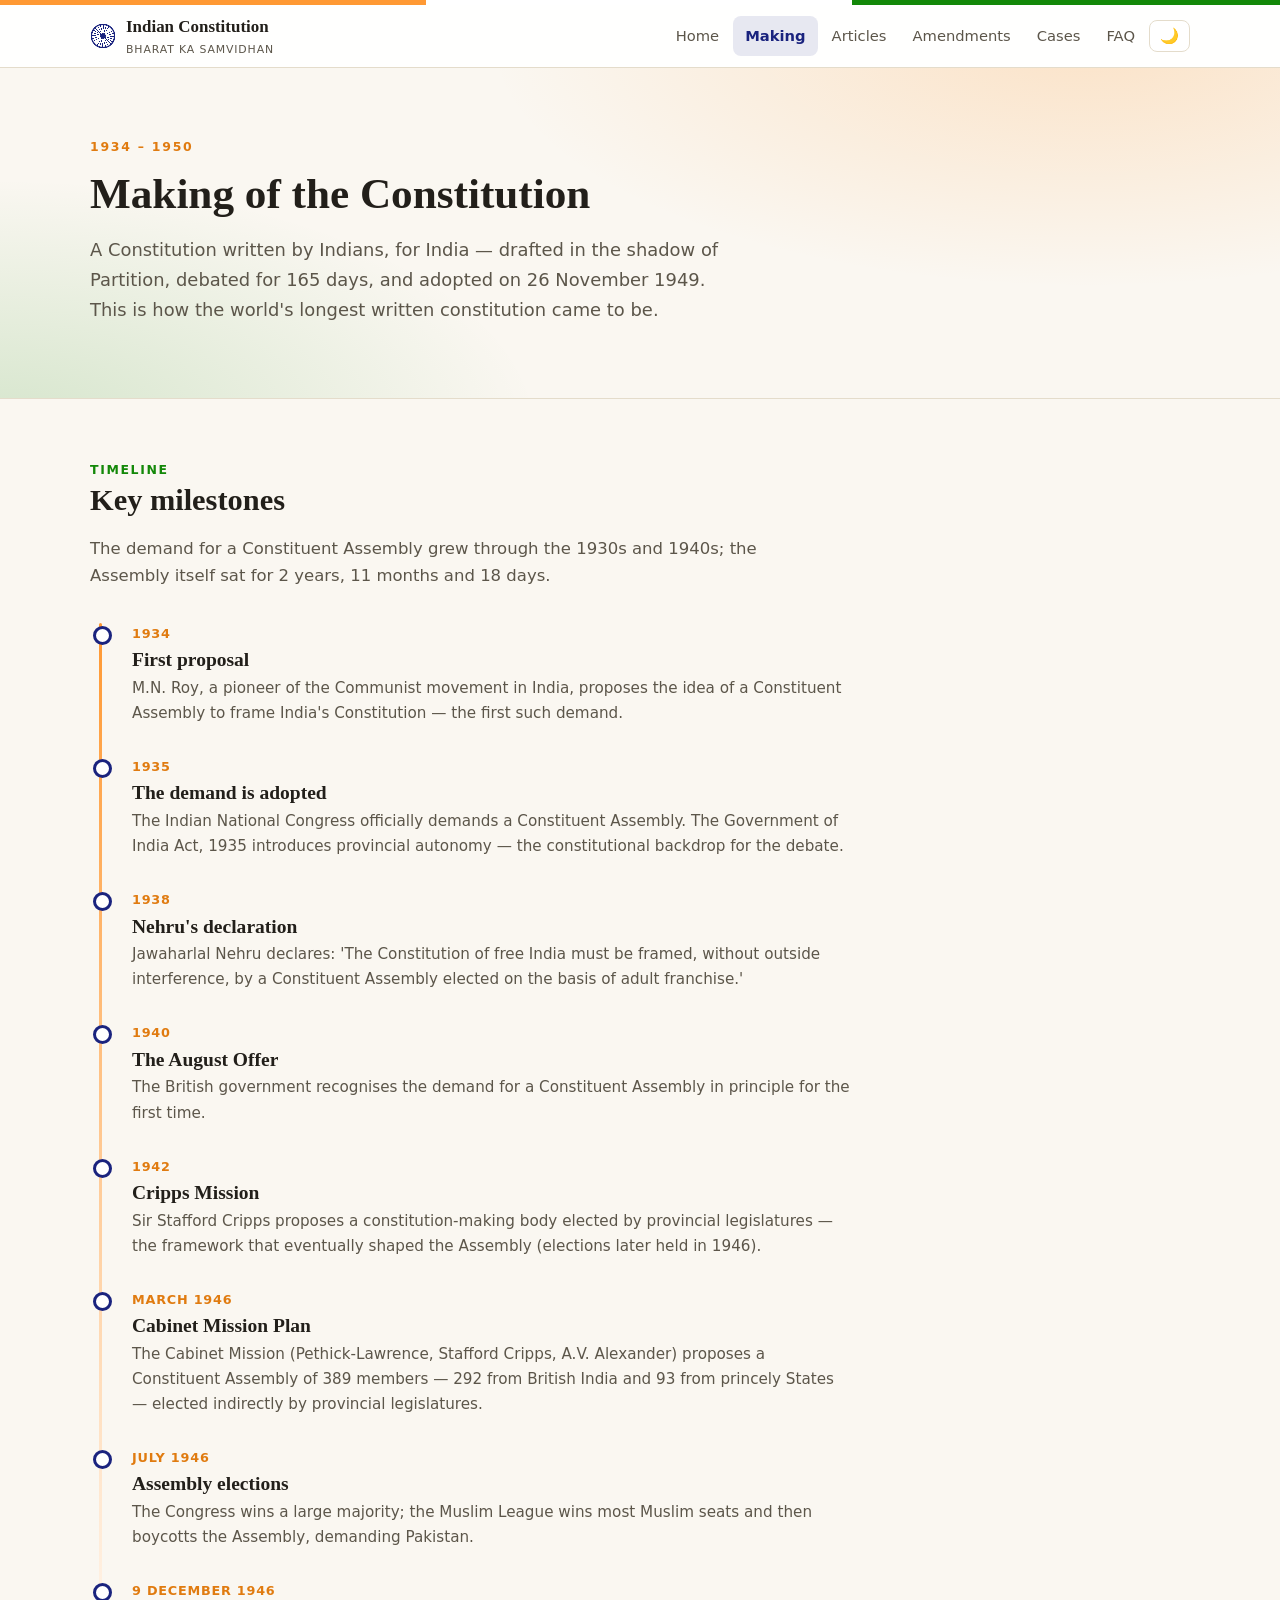
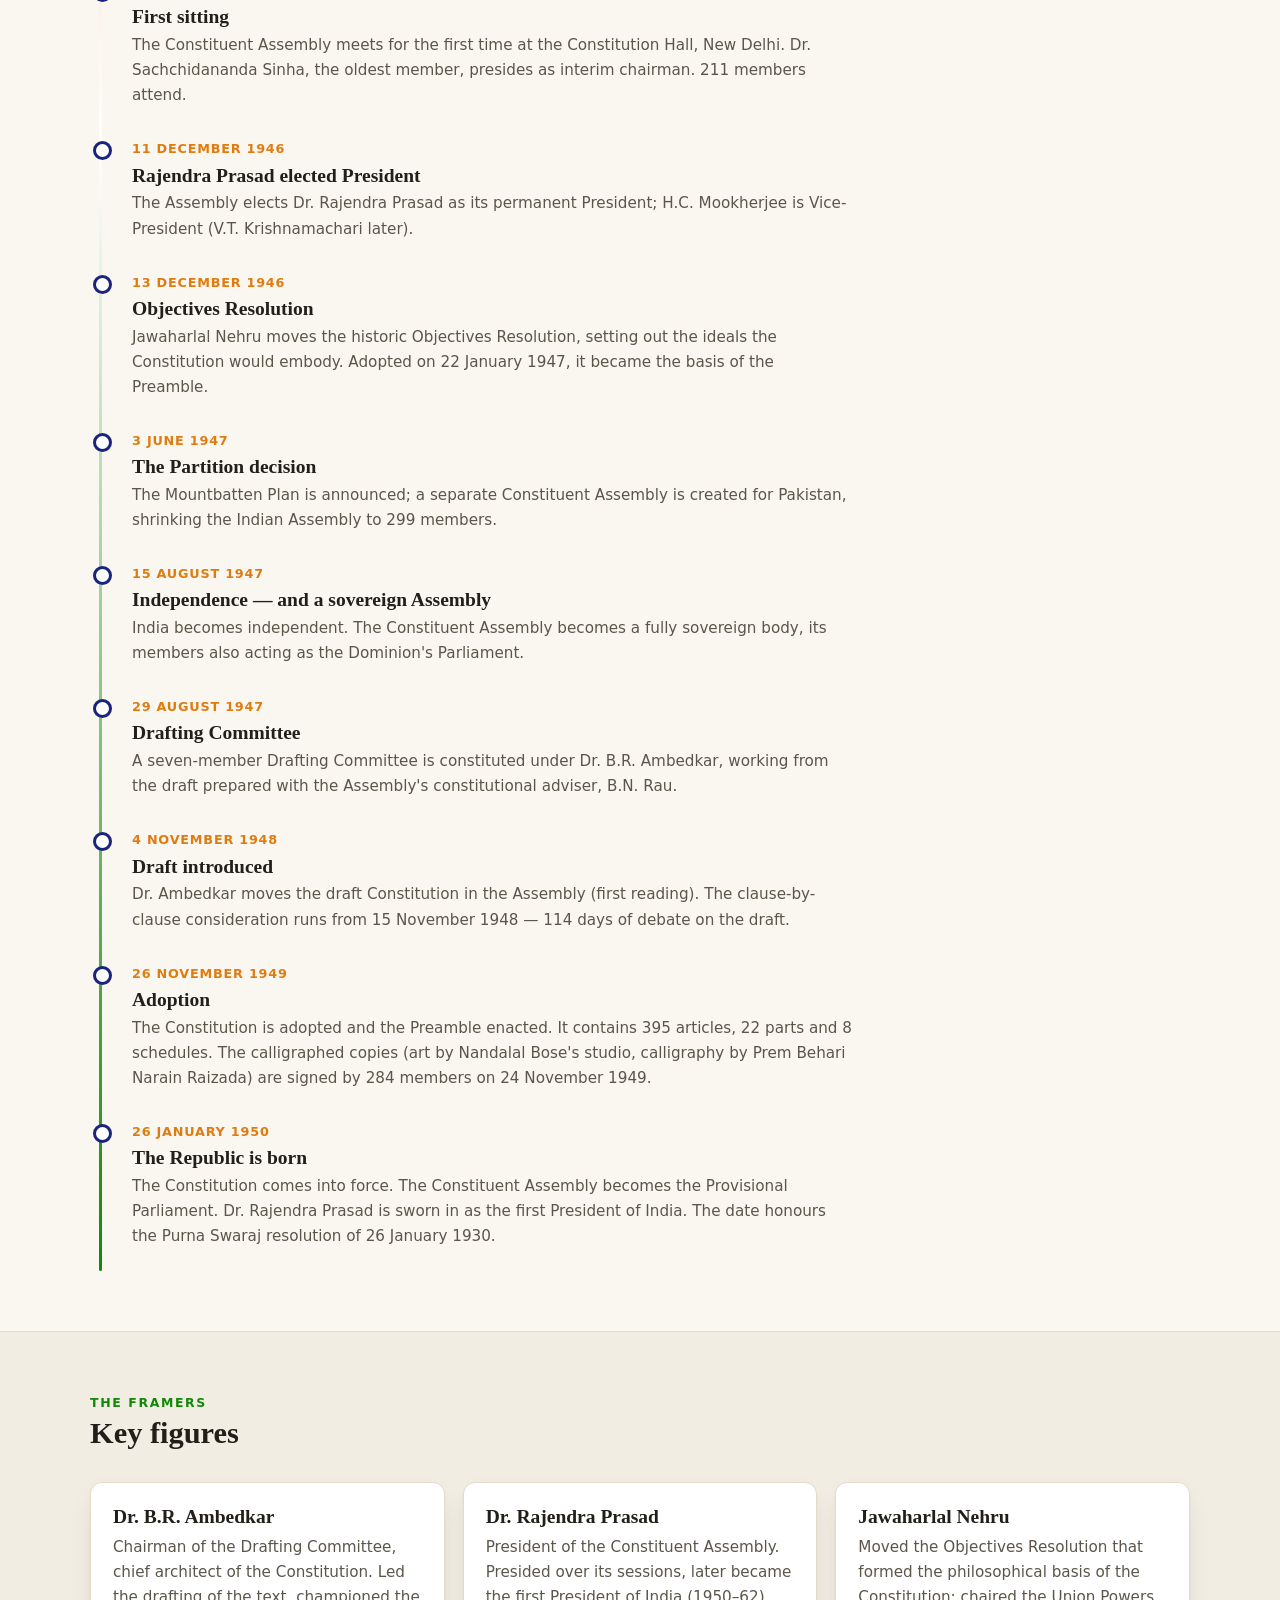
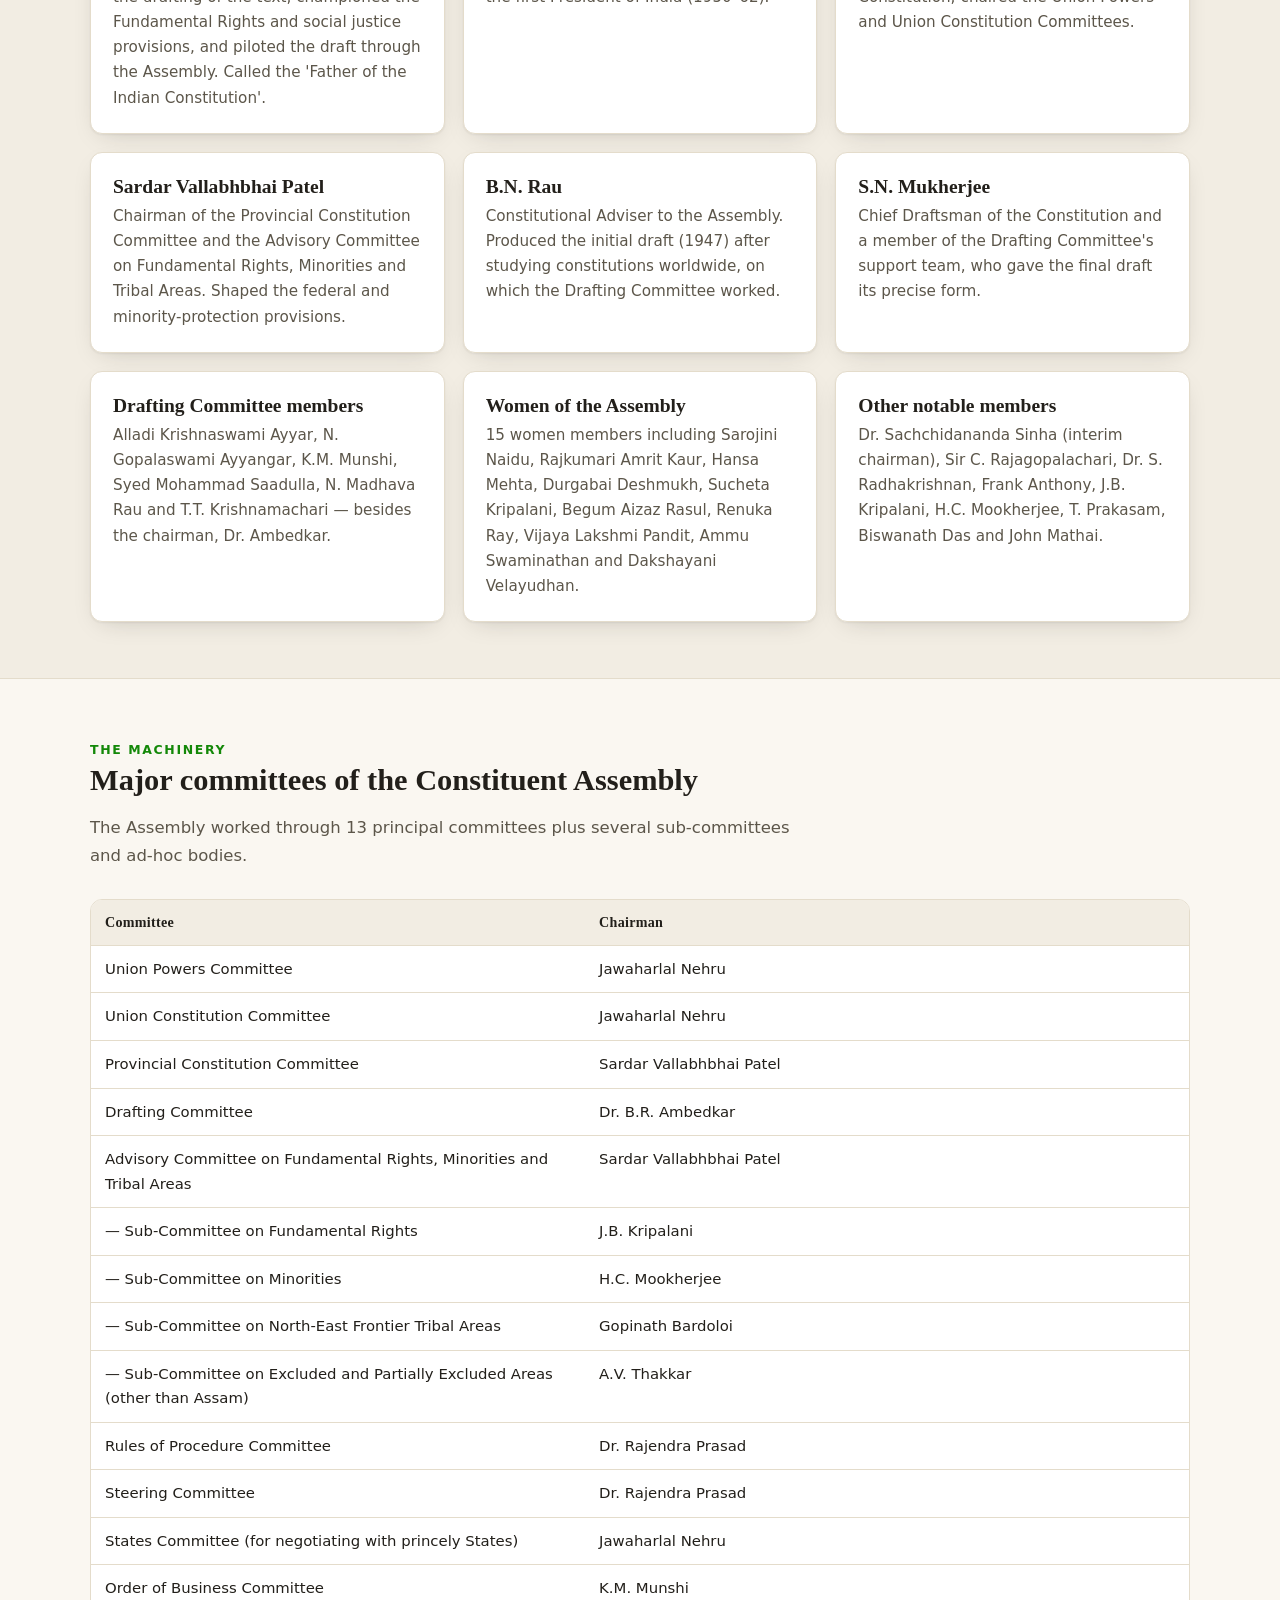
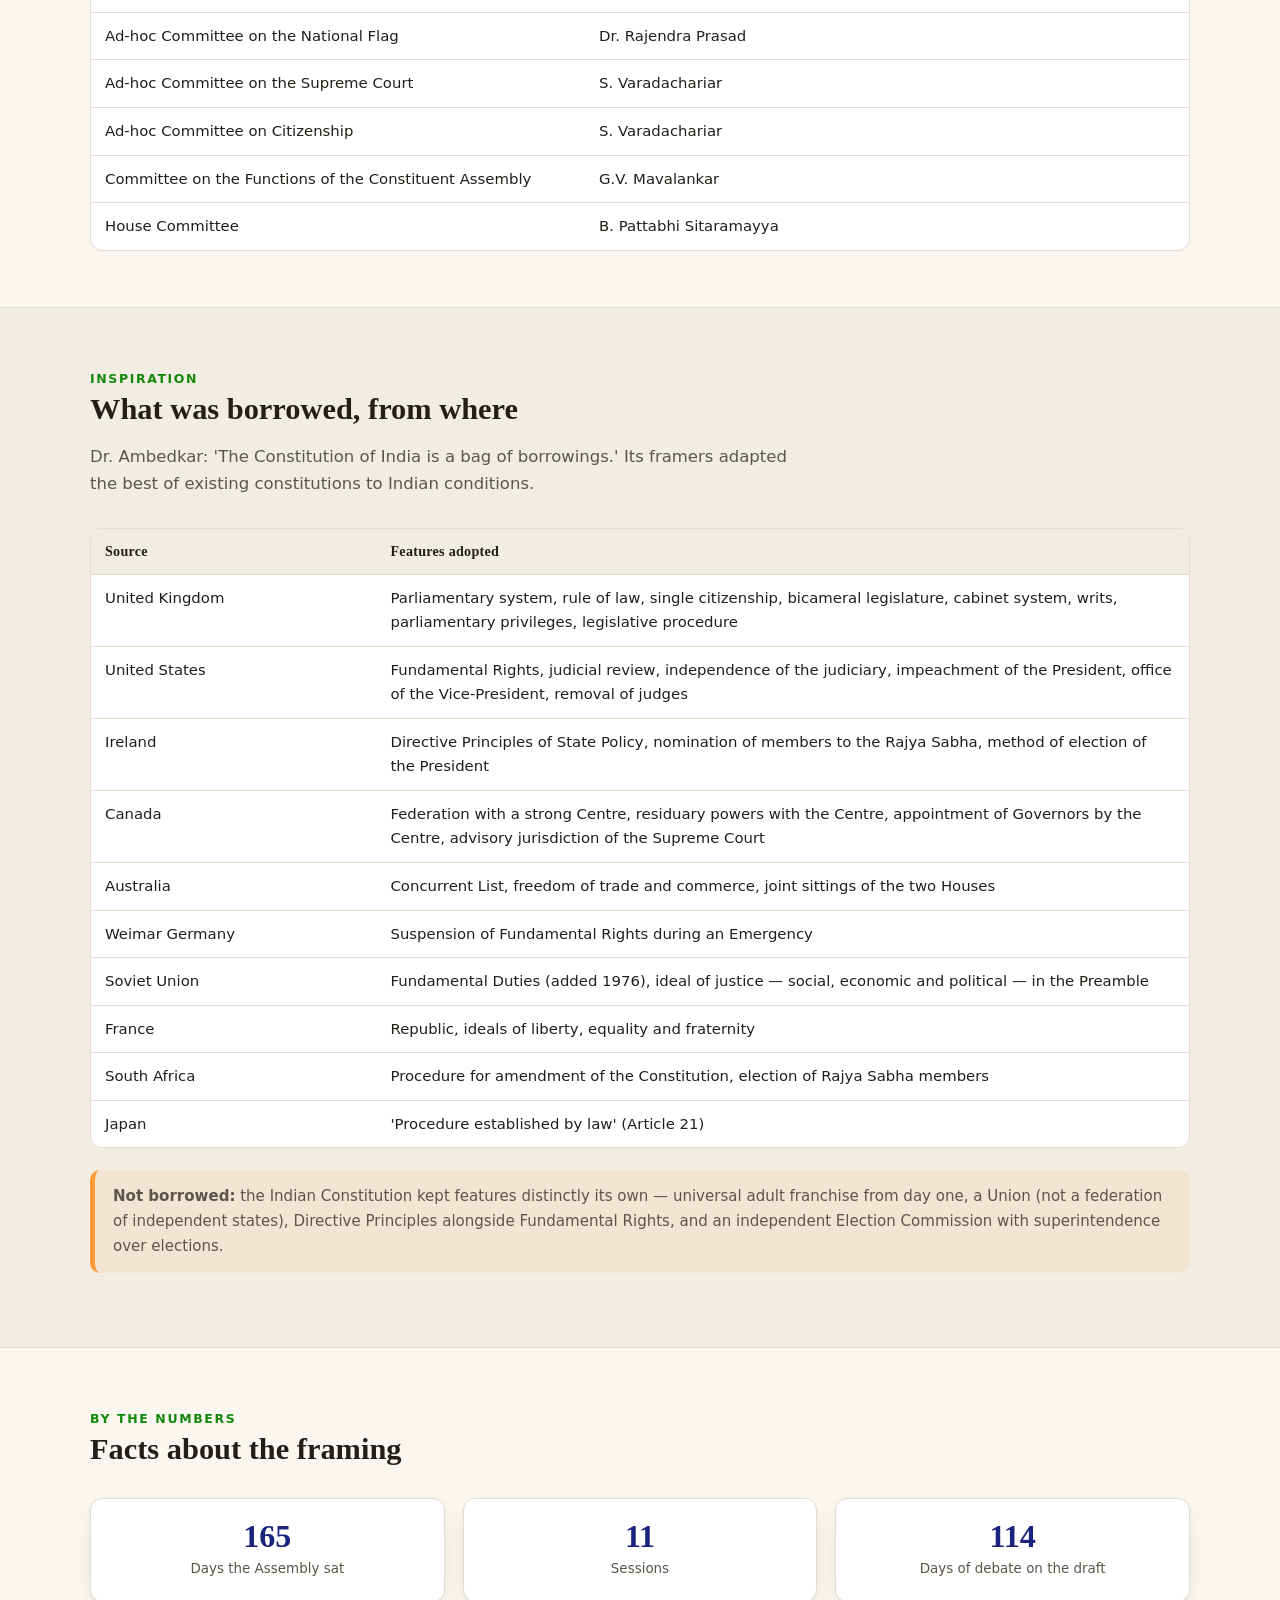
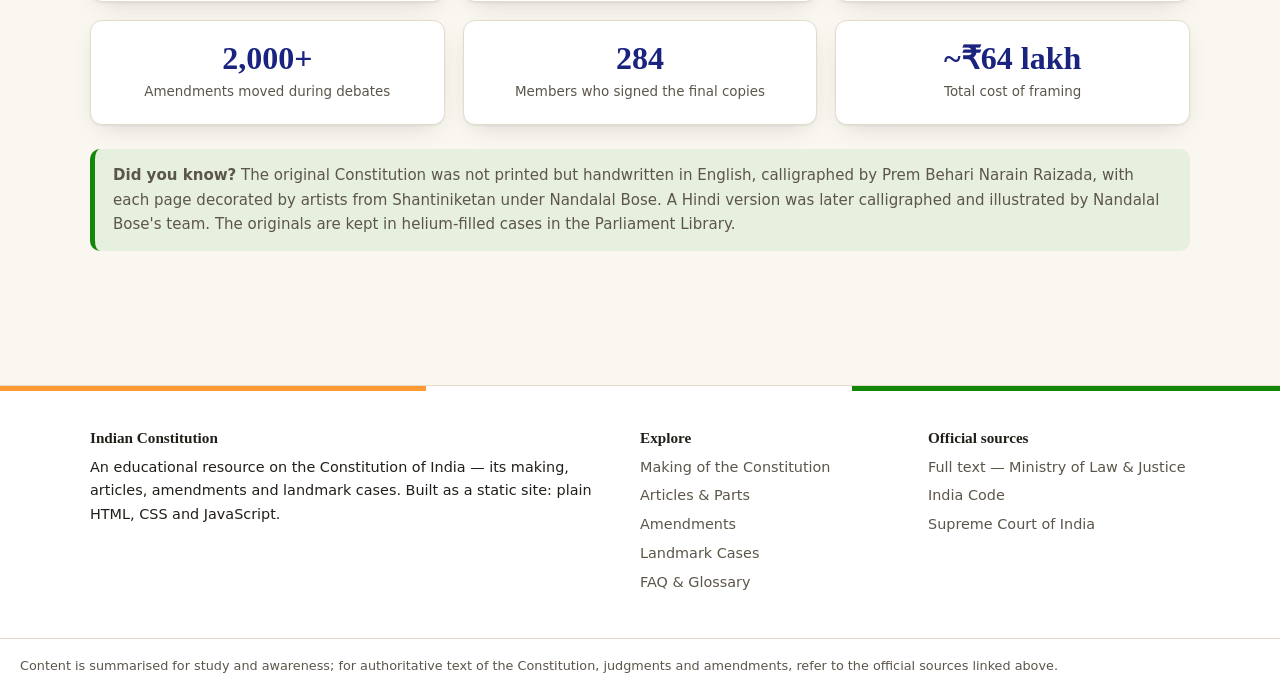
<file: making.html>
<!doctype html>
<html lang="en">
<head>
  <meta charset="utf-8">
  <meta name="viewport" content="width=device-width, initial-scale=1">
  <title>Making of the Indian Constitution — Timeline, People &amp; Committees</title>
  <meta name="description" content="How the Constitution of India was framed: the Constituent Assembly, the Drafting Committee under Dr. B.R. Ambedkar, key figures, committees, and the features borrowed from other constitutions.">
  <link rel="stylesheet" href="css/style.css">
</head>
<body>
<div class="tricolour"></div>

<header class="site-header">
  <div class="wrap">
    <a class="brand" href="index.html">
      <span class="chakra-dot" aria-hidden="true"></span>
      <span>Indian Constitution<small>Bharat ka Samvidhan</small></span>
    </a>
    <button class="nav-toggle" aria-expanded="false" aria-label="Toggle menu">&#9776;</button>
    <nav class="nav" aria-label="Main navigation">
      <a href="index.html">Home</a>
      <a href="making.html">Making</a>
      <a href="articles.html">Articles</a>
      <a href="amendments.html">Amendments</a>
      <a href="cases.html">Cases</a>
      <a href="faq.html">FAQ</a>
      <button class="theme-btn" type="button" title="Toggle theme">&#127769;</button>
    </nav>
  </div>
</header>

<main>

  <section class="hero">
    <div class="wrap">
      <div class="hero-inner">
        <span class="kicker">1934 &ndash; 1950</span>
        <h1>Making of the Constitution</h1>
        <p class="lede">
          A Constitution written by Indians, for India — drafted in the shadow of Partition, debated
          for 165 days, and adopted on 26 November 1949. This is how the world's longest written
          constitution came to be.
        </p>
      </div>
    </div>
  </section>

  <!-- ======== TIMELINE ======== -->
  <section class="section">
    <div class="wrap">
      <div class="sec-head">
        <span class="kicker">Timeline</span>
        <h2>Key milestones</h2>
        <p>The demand for a Constituent Assembly grew through the 1930s and 1940s; the Assembly itself sat for 2 years, 11 months and 18 days.</p>
      </div>
      <div class="timeline">
        <div class="tl-item">
          <span class="tl-date">1934</span>
          <h3>First proposal</h3>
          <p>M.N. Roy, a pioneer of the Communist movement in India, proposes the idea of a Constituent Assembly to frame India's Constitution — the first such demand.</p>
        </div>
        <div class="tl-item">
          <span class="tl-date">1935</span>
          <h3>The demand is adopted</h3>
          <p>The Indian National Congress officially demands a Constituent Assembly. The Government of India Act, 1935 introduces provincial autonomy — the constitutional backdrop for the debate.</p>
        </div>
        <div class="tl-item">
          <span class="tl-date">1938</span>
          <h3>Nehru's declaration</h3>
          <p>Jawaharlal Nehru declares: 'The Constitution of free India must be framed, without outside interference, by a Constituent Assembly elected on the basis of adult franchise.'</p>
        </div>
        <div class="tl-item">
          <span class="tl-date">1940</span>
          <h3>The August Offer</h3>
          <p>The British government recognises the demand for a Constituent Assembly in principle for the first time.</p>
        </div>
        <div class="tl-item">
          <span class="tl-date">1942</span>
          <h3>Cripps Mission</h3>
          <p>Sir Stafford Cripps proposes a constitution-making body elected by provincial legislatures — the framework that eventually shaped the Assembly (elections later held in 1946).</p>
        </div>
        <div class="tl-item">
          <span class="tl-date">March 1946</span>
          <h3>Cabinet Mission Plan</h3>
          <p>The Cabinet Mission (Pethick-Lawrence, Stafford Cripps, A.V. Alexander) proposes a Constituent Assembly of 389 members — 292 from British India and 93 from princely States — elected indirectly by provincial legislatures.</p>
        </div>
        <div class="tl-item">
          <span class="tl-date">July 1946</span>
          <h3>Assembly elections</h3>
          <p>The Congress wins a large majority; the Muslim League wins most Muslim seats and then boycotts the Assembly, demanding Pakistan.</p>
        </div>
        <div class="tl-item">
          <span class="tl-date">9 December 1946</span>
          <h3>First sitting</h3>
          <p>The Constituent Assembly meets for the first time at the Constitution Hall, New Delhi. Dr. Sachchidananda Sinha, the oldest member, presides as interim chairman. 211 members attend.</p>
        </div>
        <div class="tl-item">
          <span class="tl-date">11 December 1946</span>
          <h3>Rajendra Prasad elected President</h3>
          <p>The Assembly elects Dr. Rajendra Prasad as its permanent President; H.C. Mookherjee is Vice-President (V.T. Krishnamachari later).</p>
        </div>
        <div class="tl-item">
          <span class="tl-date">13 December 1946</span>
          <h3>Objectives Resolution</h3>
          <p>Jawaharlal Nehru moves the historic Objectives Resolution, setting out the ideals the Constitution would embody. Adopted on 22 January 1947, it became the basis of the Preamble.</p>
        </div>
        <div class="tl-item">
          <span class="tl-date">3 June 1947</span>
          <h3>The Partition decision</h3>
          <p>The Mountbatten Plan is announced; a separate Constituent Assembly is created for Pakistan, shrinking the Indian Assembly to 299 members.</p>
        </div>
        <div class="tl-item">
          <span class="tl-date">15 August 1947</span>
          <h3>Independence — and a sovereign Assembly</h3>
          <p>India becomes independent. The Constituent Assembly becomes a fully sovereign body, its members also acting as the Dominion's Parliament.</p>
        </div>
        <div class="tl-item">
          <span class="tl-date">29 August 1947</span>
          <h3>Drafting Committee</h3>
          <p>A seven-member Drafting Committee is constituted under Dr. B.R. Ambedkar, working from the draft prepared with the Assembly's constitutional adviser, B.N. Rau.</p>
        </div>
        <div class="tl-item">
          <span class="tl-date">4 November 1948</span>
          <h3>Draft introduced</h3>
          <p>Dr. Ambedkar moves the draft Constitution in the Assembly (first reading). The clause-by-clause consideration runs from 15 November 1948 — 114 days of debate on the draft.</p>
        </div>
        <div class="tl-item">
          <span class="tl-date">26 November 1949</span>
          <h3>Adoption</h3>
          <p>The Constitution is adopted and the Preamble enacted. It contains 395 articles, 22 parts and 8 schedules. The calligraphed copies (art by Nandalal Bose's studio, calligraphy by Prem Behari Narain Raizada) are signed by 284 members on 24 November 1949.</p>
        </div>
        <div class="tl-item">
          <span class="tl-date">26 January 1950</span>
          <h3>The Republic is born</h3>
          <p>The Constitution comes into force. The Constituent Assembly becomes the Provisional Parliament. Dr. Rajendra Prasad is sworn in as the first President of India. The date honours the Purna Swaraj resolution of 26 January 1930.</p>
        </div>
      </div>
    </div>
  </section>

  <!-- ======== KEY FIGURES ======== -->
  <section class="section alt">
    <div class="wrap">
      <div class="sec-head">
        <span class="kicker">The Framers</span>
        <h2>Key figures</h2>
      </div>
      <div class="grid cols-3">
        <div class="card">
          <h3>Dr. B.R. Ambedkar</h3>
          <p>Chairman of the Drafting Committee, chief architect of the Constitution. Led the drafting of the text, championed the Fundamental Rights and social justice provisions, and piloted the draft through the Assembly. Called the 'Father of the Indian Constitution'.</p>
        </div>
        <div class="card">
          <h3>Dr. Rajendra Prasad</h3>
          <p>President of the Constituent Assembly. Presided over its sessions, later became the first President of India (1950&ndash;62).</p>
        </div>
        <div class="card">
          <h3>Jawaharlal Nehru</h3>
          <p>Moved the Objectives Resolution that formed the philosophical basis of the Constitution; chaired the Union Powers and Union Constitution Committees.</p>
        </div>
        <div class="card">
          <h3>Sardar Vallabhbhai Patel</h3>
          <p>Chairman of the Provincial Constitution Committee and the Advisory Committee on Fundamental Rights, Minorities and Tribal Areas. Shaped the federal and minority-protection provisions.</p>
        </div>
        <div class="card">
          <h3>B.N. Rau</h3>
          <p>Constitutional Adviser to the Assembly. Produced the initial draft (1947) after studying constitutions worldwide, on which the Drafting Committee worked.</p>
        </div>
        <div class="card">
          <h3>S.N. Mukherjee</h3>
          <p>Chief Draftsman of the Constitution and a member of the Drafting Committee's support team, who gave the final draft its precise form.</p>
        </div>
        <div class="card">
          <h3>Drafting Committee members</h3>
          <p>Alladi Krishnaswami Ayyar, N. Gopalaswami Ayyangar, K.M. Munshi, Syed Mohammad Saadulla, N. Madhava Rau and T.T. Krishnamachari — besides the chairman, Dr. Ambedkar.</p>
        </div>
        <div class="card">
          <h3>Women of the Assembly</h3>
          <p>15 women members including Sarojini Naidu, Rajkumari Amrit Kaur, Hansa Mehta, Durgabai Deshmukh, Sucheta Kripalani, Begum Aizaz Rasul, Renuka Ray, Vijaya Lakshmi Pandit, Ammu Swaminathan and Dakshayani Velayudhan.</p>
        </div>
        <div class="card">
          <h3>Other notable members</h3>
          <p>Dr. Sachchidananda Sinha (interim chairman), Sir C. Rajagopalachari, Dr. S. Radhakrishnan, Frank Anthony, J.B. Kripalani, H.C. Mookherjee, T. Prakasam, Biswanath Das and John Mathai.</p>
        </div>
      </div>
    </div>
  </section>

  <!-- ======== COMMITTEES ======== -->
  <section class="section">
    <div class="wrap">
      <div class="sec-head">
        <span class="kicker">The Machinery</span>
        <h2>Major committees of the Constituent Assembly</h2>
        <p>The Assembly worked through 13 principal committees plus several sub-committees and ad-hoc bodies.</p>
      </div>
      <div class="table-wrap">
        <table>
          <thead><tr><th style="width:45%">Committee</th><th>Chairman</th></tr></thead>
          <tbody>
            <tr><td>Union Powers Committee</td><td>Jawaharlal Nehru</td></tr>
            <tr><td>Union Constitution Committee</td><td>Jawaharlal Nehru</td></tr>
            <tr><td>Provincial Constitution Committee</td><td>Sardar Vallabhbhai Patel</td></tr>
            <tr><td>Drafting Committee</td><td>Dr. B.R. Ambedkar</td></tr>
            <tr><td>Advisory Committee on Fundamental Rights, Minorities and Tribal Areas</td><td>Sardar Vallabhbhai Patel</td></tr>
            <tr><td>&mdash; Sub-Committee on Fundamental Rights</td><td>J.B. Kripalani</td></tr>
            <tr><td>&mdash; Sub-Committee on Minorities</td><td>H.C. Mookherjee</td></tr>
            <tr><td>&mdash; Sub-Committee on North-East Frontier Tribal Areas</td><td>Gopinath Bardoloi</td></tr>
            <tr><td>&mdash; Sub-Committee on Excluded and Partially Excluded Areas (other than Assam)</td><td>A.V. Thakkar</td></tr>
            <tr><td>Rules of Procedure Committee</td><td>Dr. Rajendra Prasad</td></tr>
            <tr><td>Steering Committee</td><td>Dr. Rajendra Prasad</td></tr>
            <tr><td>States Committee (for negotiating with princely States)</td><td>Jawaharlal Nehru</td></tr>
            <tr><td>Order of Business Committee</td><td>K.M. Munshi</td></tr>
            <tr><td>Ad-hoc Committee on the National Flag</td><td>Dr. Rajendra Prasad</td></tr>
            <tr><td>Ad-hoc Committee on the Supreme Court</td><td>S. Varadachariar</td></tr>
            <tr><td>Ad-hoc Committee on Citizenship</td><td>S. Varadachariar</td></tr>
            <tr><td>Committee on the Functions of the Constituent Assembly</td><td>G.V. Mavalankar</td></tr>
            <tr><td>House Committee</td><td>B. Pattabhi Sitaramayya</td></tr>
          </tbody>
        </table>
      </div>
    </div>
  </section>

  <!-- ======== BORROWED FEATURES ======== -->
  <section class="section alt">
    <div class="wrap">
      <div class="sec-head">
        <span class="kicker">Inspiration</span>
        <h2>What was borrowed, from where</h2>
        <p>Dr. Ambedkar: 'The Constitution of India is a bag of borrowings.' Its framers adapted the best of existing constitutions to Indian conditions.</p>
      </div>
      <div class="table-wrap">
        <table>
          <thead><tr><th style="width:26%">Source</th><th>Features adopted</th></tr></thead>
          <tbody>
            <tr><td>United Kingdom</td><td>Parliamentary system, rule of law, single citizenship, bicameral legislature, cabinet system, writs, parliamentary privileges, legislative procedure</td></tr>
            <tr><td>United States</td><td>Fundamental Rights, judicial review, independence of the judiciary, impeachment of the President, office of the Vice-President, removal of judges</td></tr>
            <tr><td>Ireland</td><td>Directive Principles of State Policy, nomination of members to the Rajya Sabha, method of election of the President</td></tr>
            <tr><td>Canada</td><td>Federation with a strong Centre, residuary powers with the Centre, appointment of Governors by the Centre, advisory jurisdiction of the Supreme Court</td></tr>
            <tr><td>Australia</td><td>Concurrent List, freedom of trade and commerce, joint sittings of the two Houses</td></tr>
            <tr><td>Weimar Germany</td><td>Suspension of Fundamental Rights during an Emergency</td></tr>
            <tr><td>Soviet Union</td><td>Fundamental Duties (added 1976), ideal of justice — social, economic and political — in the Preamble</td></tr>
            <tr><td>France</td><td>Republic, ideals of liberty, equality and fraternity</td></tr>
            <tr><td>South Africa</td><td>Procedure for amendment of the Constitution, election of Rajya Sabha members</td></tr>
            <tr><td>Japan</td><td>'Procedure established by law' (Article 21)</td></tr>
          </tbody>
        </table>
      </div>
      <div class="callout warn" style="margin-top:22px">
        <b>Not borrowed:</b> the Indian Constitution kept features distinctly its own — universal adult franchise from day one,
        a Union (not a federation of independent states), Directive Principles alongside Fundamental Rights, and an
        independent Election Commission with superintendence over elections.
      </div>
    </div>
  </section>

  <!-- ======== FACTS ======== -->
  <section class="section">
    <div class="wrap">
      <div class="sec-head">
        <span class="kicker">By the numbers</span>
        <h2>Facts about the framing</h2>
      </div>
      <div class="grid cols-3">
        <div class="card stat"><span class="num">165</span><span class="lbl">Days the Assembly sat</span></div>
        <div class="card stat"><span class="num">11</span><span class="lbl">Sessions</span></div>
        <div class="card stat"><span class="num">114</span><span class="lbl">Days of debate on the draft</span></div>
        <div class="card stat"><span class="num">2,000+</span><span class="lbl">Amendments moved during debates</span></div>
        <div class="card stat"><span class="num">284</span><span class="lbl">Members who signed the final copies</span></div>
        <div class="card stat"><span class="num">~&#8377;64 lakh</span><span class="lbl">Total cost of framing</span></div>
      </div>
      <div class="callout" style="margin-top:24px">
        <b>Did you know?</b> The original Constitution was not printed but handwritten in English, calligraphed by
        Prem Behari Narain Raizada, with each page decorated by artists from Shantiniketan under Nandalal Bose.
        A Hindi version was later calligraphed and illustrated by Nandalal Bose's team. The originals are kept in
        helium-filled cases in the Parliament Library.
      </div>
    </div>
  </section>

</main>

<footer class="site-footer">
  <div class="tricolour"></div>
  <div class="wrap foot-grid">
    <div>
      <h4>Indian Constitution</h4>
      <p>An educational resource on the Constitution of India — its making, articles, amendments and landmark cases. Built as a static site: plain HTML, CSS and JavaScript.</p>
    </div>
    <div>
      <h4>Explore</h4>
      <ul>
        <li><a href="making.html">Making of the Constitution</a></li>
        <li><a href="articles.html">Articles &amp; Parts</a></li>
        <li><a href="amendments.html">Amendments</a></li>
        <li><a href="cases.html">Landmark Cases</a></li>
        <li><a href="faq.html">FAQ &amp; Glossary</a></li>
      </ul>
    </div>
    <div>
      <h4>Official sources</h4>
      <ul>
        <li><a href="https://legislative.gov.in/constitution-of-india/" target="_blank" rel="noopener">Full text — Ministry of Law &amp; Justice</a></li>
        <li><a href="https://www.indiacode.nic.in/" target="_blank" rel="noopener">India Code</a></li>
        <li><a href="https://main.sci.gov.in/" target="_blank" rel="noopener">Supreme Court of India</a></li>
      </ul>
    </div>
  </div>
  <div class="fineprint">
    Content is summarised for study and awareness; for authoritative text of the Constitution, judgments and amendments, refer to the official sources linked above.
  </div>
</footer>

<button class="to-top" type="button" aria-label="Back to top">&#8593;</button>
<script src="js/site.js"></script>
</body>
</html>
</file>
<file: css/style.css>
/* ==========================================================================
   Indian Constitution — site stylesheet
   Palette: saffron #FF9933 · green #138808 · navy (Ashoka Chakra) #000080
   ========================================================================== */

:root {
  --saffron: #ff9933;
  --saffron-deep: #e07b10;
  --green: #138808;
  --navy: #000080;
  --navy-soft: #1a237e;

  --bg: #faf7f1;
  --bg-alt: #f2ede3;
  --card: #ffffff;
  --ink: #221f1a;
  --ink-soft: #5c564a;
  --line: #e4dccb;
  --shadow: 0 1px 2px rgba(34, 31, 26, .06), 0 8px 24px -12px rgba(34, 31, 26, .25);

  --serif: Georgia, "Palatino Linotype", "Book Antiqua", "Times New Roman", serif;
  --sans: "Segoe UI", system-ui, -apple-system, Roboto, "Helvetica Neue", Arial, sans-serif;

  --radius: 12px;
  --wrap: 1140px;
}

[data-theme="dark"] {
  --bg: #12151c;
  --bg-alt: #171b24;
  --card: #1b202b;
  --ink: #e9e6df;
  --ink-soft: #a8a396;
  --line: #2c3342;
  --shadow: 0 1px 2px rgba(0, 0, 0, .4), 0 10px 28px -14px rgba(0, 0, 0, .7);
  --navy-soft: #8c9eff;
}

* { box-sizing: border-box; }

html { scroll-behavior: smooth; scroll-padding-top: 90px; }

body {
  margin: 0;
  font-family: var(--sans);
  font-size: 16.5px;
  line-height: 1.65;
  color: var(--ink);
  background: var(--bg);
}

h1, h2, h3, h4 { font-family: var(--serif); line-height: 1.22; margin: 0 0 .5em; }
h1 { font-size: clamp(1.8rem, 4vw, 2.7rem); }
h2 { font-size: clamp(1.4rem, 3vw, 1.9rem); }
h3 { font-size: 1.22rem; }
p { margin: 0 0 1em; }
a { color: var(--navy-soft); text-decoration: none; }
a:hover { text-decoration: underline; }
img, svg { max-width: 100%; }

.wrap { max-width: var(--wrap); margin: 0 auto; padding: 0 20px; }

/* ---------- tricolour bar ---------- */
.tricolour {
  height: 5px;
  background: linear-gradient(to right,
    var(--saffron) 0 33.3%, #ffffff 33.3% 66.6%, var(--green) 66.6% 100%);
}
[data-theme="dark"] .tricolour {
  background: linear-gradient(to right,
    var(--saffron) 0 33.3%, #4a4f5c 33.3% 66.6%, var(--green) 66.6% 100%);
}

/* ---------- header / nav ---------- */
.site-header {
  position: sticky;
  top: 0;
  z-index: 50;
  background: color-mix(in srgb, var(--card) 92%, transparent);
  backdrop-filter: blur(10px);
  border-bottom: 1px solid var(--line);
}
.site-header .wrap {
  display: flex;
  align-items: center;
  gap: 14px;
  min-height: 62px;
}
.brand {
  display: flex;
  align-items: center;
  gap: 10px;
  font-family: var(--serif);
  font-weight: 700;
  font-size: 1.06rem;
  color: var(--ink);
  text-decoration: none !important;
  white-space: nowrap;
}
.chakra-dot {
  width: 26px; height: 26px;
  border-radius: 50%;
  border: 2.5px solid var(--navy-soft);
  position: relative;
  flex: 0 0 auto;
  background:
    radial-gradient(circle, var(--navy-soft) 0 2.5px, transparent 3px),
    repeating-conic-gradient(var(--navy-soft) 0deg 4deg, transparent 4deg 15deg);
  mask-image: radial-gradient(circle, black 0 12px, transparent 12.5px);
  -webkit-mask-image: radial-gradient(circle, black 0 12px, transparent 12.5px);
}
[data-theme="dark"] .chakra-dot {
  background:
    radial-gradient(circle, var(--navy-soft) 0 2.5px, transparent 3px),
    repeating-conic-gradient(var(--navy-soft) 0deg 4deg, transparent 4deg 15deg);
}
.brand small { display: block; font-family: var(--sans); font-weight: 400; font-size: .68rem; color: var(--ink-soft); letter-spacing: .08em; text-transform: uppercase; }

.nav { margin-left: auto; display: flex; align-items: center; gap: 2px; }
.nav a {
  padding: 8px 12px;
  border-radius: 8px;
  color: var(--ink-soft);
  font-size: .92rem;
  text-decoration: none;
}
.nav a:hover { background: var(--bg-alt); color: var(--ink); text-decoration: none; }
.nav a.active { color: var(--navy-soft); font-weight: 600; background: color-mix(in srgb, var(--navy-soft) 10%, transparent); }

.nav-toggle, .theme-btn {
  border: 1px solid var(--line);
  background: var(--card);
  color: var(--ink);
  border-radius: 8px;
  cursor: pointer;
  font-size: .95rem;
  padding: 7px 10px;
  line-height: 1;
}
.nav-toggle { display: none; }

@media (max-width: 860px) {
  .nav {
    display: none;
    position: absolute;
    top: 62px; left: 0; right: 0;
    background: var(--card);
    border-bottom: 1px solid var(--line);
    flex-direction: column;
    align-items: stretch;
    padding: 10px 16px 16px;
    gap: 4px;
  }
  .nav.open { display: flex; }
  .nav-toggle { display: inline-block; }
  .theme-btn { margin-left: auto; }
  .nav .theme-btn { margin: 8px 0 0; }
}

/* ---------- hero ---------- */
.hero {
  position: relative;
  overflow: hidden;
  background:
    radial-gradient(1000px 420px at 85% -10%, color-mix(in srgb, var(--saffron) 22%, transparent), transparent 60%),
    radial-gradient(900px 420px at 0% 110%, color-mix(in srgb, var(--green) 16%, transparent), transparent 60%),
    var(--bg);
  border-bottom: 1px solid var(--line);
}
.hero .wrap { padding-top: 64px; padding-bottom: 56px; }
.hero-inner { max-width: 760px; position: relative; z-index: 2; }
.hero .kicker {
  display: inline-block;
  font-size: .78rem;
  letter-spacing: .14em;
  text-transform: uppercase;
  color: var(--saffron-deep);
  font-weight: 700;
  margin-bottom: 10px;
}
.hero h1 { margin-bottom: .35em; }
.hero .lede { font-size: 1.12rem; color: var(--ink-soft); max-width: 640px; }
.hero-chakra {
  position: absolute;
  right: -90px; top: 50%;
  transform: translateY(-50%);
  width: 380px; height: 380px;
  opacity: .14;
  pointer-events: none;
}
@media (max-width: 900px) { .hero-chakra { width: 240px; height: 240px; right: -80px; } }

/* ---------- buttons ---------- */
.btn {
  display: inline-block;
  padding: 11px 20px;
  border-radius: 10px;
  font-weight: 600;
  font-size: .95rem;
  text-decoration: none !important;
  border: 1.5px solid transparent;
  transition: transform .12s ease, box-shadow .12s ease;
}
.btn:hover { transform: translateY(-1px); }
.btn-primary { background: var(--navy-soft); color: #fff; }
.btn-primary:hover { box-shadow: var(--shadow); }
.btn-ghost { border-color: var(--line); color: var(--ink); background: var(--card); }
[data-theme="dark"] .btn-primary { color: #0f1220; }

/* ---------- preamble quote ---------- */
.preamble {
  font-family: var(--serif);
  background: var(--card);
  border: 1px solid var(--line);
  border-left: 5px solid var(--saffron);
  border-radius: var(--radius);
  padding: 26px 30px;
  box-shadow: var(--shadow);
}
.preamble .em { color: var(--saffron-deep); font-weight: 700; }
.preamble .lines { margin: 10px 0 0; }
.preamble .lines span { display: block; }

/* ---------- sections & cards ---------- */
.section { padding: 56px 0; }
.section.alt { background: var(--bg-alt); border-top: 1px solid var(--line); border-bottom: 1px solid var(--line); }
.sec-head { max-width: 720px; margin-bottom: 30px; }
.sec-head .kicker {
  font-size: .78rem; letter-spacing: .13em; text-transform: uppercase;
  color: var(--green); font-weight: 700;
}
.sec-head p { color: var(--ink-soft); margin-top: 6px; }

.grid { display: grid; gap: 18px; }
.grid.cols-2 { grid-template-columns: repeat(2, 1fr); }
.grid.cols-3 { grid-template-columns: repeat(3, 1fr); }
.grid.cols-4 { grid-template-columns: repeat(4, 1fr); }
@media (max-width: 960px) { .grid.cols-3, .grid.cols-4 { grid-template-columns: repeat(2, 1fr); } }
@media (max-width: 620px) { .grid.cols-2, .grid.cols-3, .grid.cols-4 { grid-template-columns: 1fr; } }

.card {
  background: var(--card);
  border: 1px solid var(--line);
  border-radius: var(--radius);
  padding: 22px;
  box-shadow: var(--shadow);
}
.card h3 { margin-bottom: .3em; }
.card p { color: var(--ink-soft); font-size: .95rem; margin-bottom: 0; }
.card .card-link { font-size: .9rem; font-weight: 600; }
.card.stat { text-align: center; padding: 20px 14px; }
.card.stat .num {
  font-family: var(--serif);
  font-size: 2rem;
  font-weight: 700;
  color: var(--navy-soft);
  display: block;
  line-height: 1.1;
}
.card.stat .lbl { font-size: .84rem; color: var(--ink-soft); }

/* ---------- badges ---------- */
.badge {
  display: inline-block;
  font-size: .68rem;
  font-weight: 700;
  letter-spacing: .05em;
  text-transform: uppercase;
  padding: 2.5px 8px;
  border-radius: 999px;
  border: 1px solid;
  vertical-align: middle;
  white-space: nowrap;
}
.badge.key   { color: #8a5a00; background: rgba(255, 153, 51, .14); border-color: rgba(255, 153, 51, .5); }
.badge.fr    { color: #0c5c06; background: rgba(19, 136, 8, .12); border-color: rgba(19, 136, 8, .45); }
.badge.dpsp  { color: #1a237e; background: rgba(26, 35, 126, .10); border-color: rgba(26, 35, 126, .4); }
.badge.duty  { color: #6a1b9a; background: rgba(106, 27, 154, .10); border-color: rgba(106, 27, 154, .4); }
.badge.repealed { color: #777; background: rgba(120, 120, 120, .1); border-color: rgba(120, 120, 120, .4); text-decoration: line-through; }
.badge.landmark { color: #8a5a00; background: rgba(255, 193, 7, .18); border-color: rgba(255, 193, 7, .6); }
[data-theme="dark"] .badge.key { color: #ffcf8a; }
[data-theme="dark"] .badge.fr { color: #9be08f; }
[data-theme="dark"] .badge.dpsp { color: #a3b1ff; }
[data-theme="dark"] .badge.duty { color: #d5a6f0; }
[data-theme="dark"] .badge.landmark { color: #ffd76b; }

/* ---------- timeline ---------- */
.timeline { position: relative; margin: 10px 0 0; padding-left: 34px; }
.timeline::before {
  content: "";
  position: absolute;
  left: 9px; top: 4px; bottom: 4px;
  width: 3px;
  border-radius: 3px;
  background: linear-gradient(var(--saffron), #fff 50%, var(--green));
}
[data-theme="dark"] .timeline::before {
  background: linear-gradient(var(--saffron), #4a4f5c 50%, var(--green));
}
.tl-item { position: relative; padding: 0 0 26px 8px; }
.tl-item::before {
  content: "";
  position: absolute;
  left: -31px; top: 7px;
  width: 13px; height: 13px;
  border-radius: 50%;
  background: var(--card);
  border: 3px solid var(--navy-soft);
}
.tl-item .tl-date {
  font-size: .8rem;
  font-weight: 700;
  letter-spacing: .06em;
  text-transform: uppercase;
  color: var(--saffron-deep);
}
.tl-item h3 { margin: 2px 0 4px; }
.tl-item p { color: var(--ink-soft); font-size: .95rem; margin: 0; max-width: 720px; }

/* ---------- tables ---------- */
.table-wrap { overflow-x: auto; border: 1px solid var(--line); border-radius: var(--radius); background: var(--card); }
table { border-collapse: collapse; width: 100%; font-size: .93rem; }
th, td { text-align: left; padding: 11px 14px; border-bottom: 1px solid var(--line); vertical-align: top; }
th { background: var(--bg-alt); font-family: var(--serif); font-size: .88rem; letter-spacing: .02em; }
tr:last-child td { border-bottom: 0; }

/* ---------- articles browser ---------- */
.toolbar {
  display: flex;
  flex-wrap: wrap;
  gap: 10px;
  align-items: center;
  padding: 14px;
  background: var(--card);
  border: 1px solid var(--line);
  border-radius: var(--radius);
  box-shadow: var(--shadow);
  margin-bottom: 22px;
}
.toolbar input[type="search"], .toolbar input[type="text"], .toolbar select {
  font: inherit;
  color: var(--ink);
  background: var(--bg);
  border: 1px solid var(--line);
  border-radius: 8px;
  padding: 9px 12px;
}
.toolbar input[type="search"] { flex: 1 1 260px; min-width: 200px; }
.toolbar .count { font-size: .85rem; color: var(--ink-soft); margin-left: auto; white-space: nowrap; }
.jump { display: flex; gap: 6px; }
.jump input { width: 88px; }
.jump button, .toolbar button {
  font: inherit;
  font-weight: 600;
  border: 1px solid var(--line);
  background: var(--bg-alt);
  color: var(--ink);
  border-radius: 8px;
  padding: 9px 14px;
  cursor: pointer;
}
.jump button:hover, .toolbar button:hover { background: var(--line); }

.browser { display: grid; grid-template-columns: 250px 1fr; gap: 26px; align-items: start; }
@media (max-width: 940px) { .browser { grid-template-columns: 1fr; } }

.parts-nav {
  position: sticky;
  top: 86px;
  max-height: calc(100vh - 110px);
  overflow: auto;
  background: var(--card);
  border: 1px solid var(--line);
  border-radius: var(--radius);
  padding: 12px;
  font-size: .88rem;
}
@media (max-width: 940px) { .parts-nav { position: static; max-height: none; } }
.parts-nav a {
  display: block;
  padding: 6px 9px;
  border-radius: 7px;
  color: var(--ink-soft);
}
.parts-nav a:hover { background: var(--bg-alt); color: var(--ink); text-decoration: none; }
.parts-nav a strong { color: var(--ink); font-size: .84rem; display: block; }
.part-block { margin-bottom: 34px; }
.part-block > .part-head {
  display: flex; flex-wrap: wrap; align-items: baseline; gap: 10px;
  border-bottom: 2px solid var(--saffron);
  padding-bottom: 8px; margin-bottom: 10px;
}
.part-block > .part-head .range { font-size: .82rem; color: var(--ink-soft); margin-left: auto; }
.part-note {
  background: color-mix(in srgb, var(--saffron) 10%, transparent);
  border: 1px dashed color-mix(in srgb, var(--saffron) 55%, transparent);
  border-radius: 10px;
  padding: 12px 16px;
  font-size: .9rem;
  color: var(--ink-soft);
  margin-bottom: 12px;
}

details.article {
  background: var(--card);
  border: 1px solid var(--line);
  border-radius: 10px;
  margin-bottom: 8px;
  overflow: hidden;
}
details.article > summary {
  display: flex;
  align-items: baseline;
  gap: 12px;
  padding: 11px 15px;
  cursor: pointer;
  list-style: none;
  position: relative;
}
details.article > summary::-webkit-details-marker { display: none; }
details.article > summary:hover { background: var(--bg-alt); }
details.article .art-no {
  font-family: var(--serif);
  font-weight: 700;
  color: var(--navy-soft);
  min-width: 44px;
  flex: 0 0 auto;
}
details.article .art-title { font-weight: 600; font-size: .96rem; }
details.article .badges { margin-left: auto; display: flex; gap: 5px; flex-wrap: wrap; }
details.article .art-body { padding: 2px 16px 14px 16px; }
details.article .art-body p { font-size: .93rem; color: var(--ink-soft); margin: 0; max-width: 860px; }
details.article[open] { border-color: color-mix(in srgb, var(--navy-soft) 45%, var(--line)); }
details.article.flash { animation: flash 1.6s ease; }
@keyframes flash {
  0% { box-shadow: 0 0 0 4px rgba(255, 153, 51, .55); }
  100% { box-shadow: 0 0 0 4px rgba(255, 153, 51, 0); }
}
.hidden { display: none !important; }

/* ---------- amendments / cases lists ---------- */
.amend-grid { display: grid; grid-template-columns: repeat(2, 1fr); gap: 14px; }
@media (max-width: 820px) { .amend-grid { grid-template-columns: 1fr; } }
.amend {
  background: var(--card);
  border: 1px solid var(--line);
  border-radius: var(--radius);
  padding: 18px;
  box-shadow: var(--shadow);
}
.amend .no {
  font-family: var(--serif);
  font-weight: 700;
  color: var(--saffron-deep);
  font-size: .95rem;
}
.amend h3 { font-size: 1.05rem; margin: 2px 0 6px; }
.amend p { font-size: .92rem; color: var(--ink-soft); margin: 0; }

.case {
  background: var(--card);
  border: 1px solid var(--line);
  border-radius: var(--radius);
  padding: 22px;
  box-shadow: var(--shadow);
  margin-bottom: 16px;
}
.case .meta { font-size: .82rem; color: var(--ink-soft); display: flex; flex-wrap: wrap; gap: 6px 16px; margin: 6px 0 10px; }
.case .meta b { color: var(--ink); font-weight: 600; }
.case .label {
  font-size: .74rem; letter-spacing: .09em; text-transform: uppercase;
  font-weight: 700; color: var(--green); margin: 12px 0 4px;
}
.case p { font-size: .94rem; color: var(--ink-soft); margin: 0 0 6px; }

/* ---------- FAQ / glossary ---------- */
details.faq {
  background: var(--card);
  border: 1px solid var(--line);
  border-radius: 10px;
  margin-bottom: 10px;
}
details.faq > summary {
  padding: 14px 18px;
  font-weight: 600;
  cursor: pointer;
  font-size: .98rem;
}
details.faq > summary:hover { background: var(--bg-alt); }
details.faq > div { padding: 0 18px 16px; color: var(--ink-soft); font-size: .94rem; }
details.faq > div p:last-child { margin-bottom: 0; }

.glossary dt { font-weight: 700; font-family: var(--serif); margin-top: 14px; color: var(--ink); }
.glossary dd { margin: 4px 0 0; color: var(--ink-soft); font-size: .94rem; }

/* ---------- callouts ---------- */
.callout {
  border-left: 5px solid var(--green);
  background: color-mix(in srgb, var(--green) 8%, transparent);
  border-radius: 10px;
  padding: 14px 18px;
  font-size: .94rem;
  color: var(--ink-soft);
  margin: 18px 0;
}
.callout.warn {
  border-color: var(--saffron);
  background: color-mix(in srgb, var(--saffron) 10%, transparent);
}

/* ---------- footer ---------- */
footer.site-footer {
  background: var(--card);
  border-top: 1px solid var(--line);
  margin-top: 60px;
  font-size: .9rem;
}
footer .foot-grid {
  display: grid;
  grid-template-columns: 2fr 1fr 1fr;
  gap: 26px;
  padding: 38px 20px;
}
@media (max-width: 760px) { footer .foot-grid { grid-template-columns: 1fr; } }
footer h4 { margin: 0 0 8px; font-size: .95rem; }
footer ul { list-style: none; margin: 0; padding: 0; }
footer li { margin-bottom: 5px; }
footer a { color: var(--ink-soft); }
footer .fineprint {
  border-top: 1px solid var(--line);
  padding: 16px 20px;
  color: var(--ink-soft);
  font-size: .8rem;
}

/* ---------- misc ---------- */
.to-top {
  position: fixed;
  right: 18px; bottom: 18px;
  width: 42px; height: 42px;
  border-radius: 50%;
  border: 1px solid var(--line);
  background: var(--card);
  color: var(--ink);
  box-shadow: var(--shadow);
  cursor: pointer;
  display: none;
  font-size: 1.1rem;
  z-index: 40;
}
.to-top.show { display: block; }

::selection { background: rgba(255, 153, 51, .35); }
</file>
